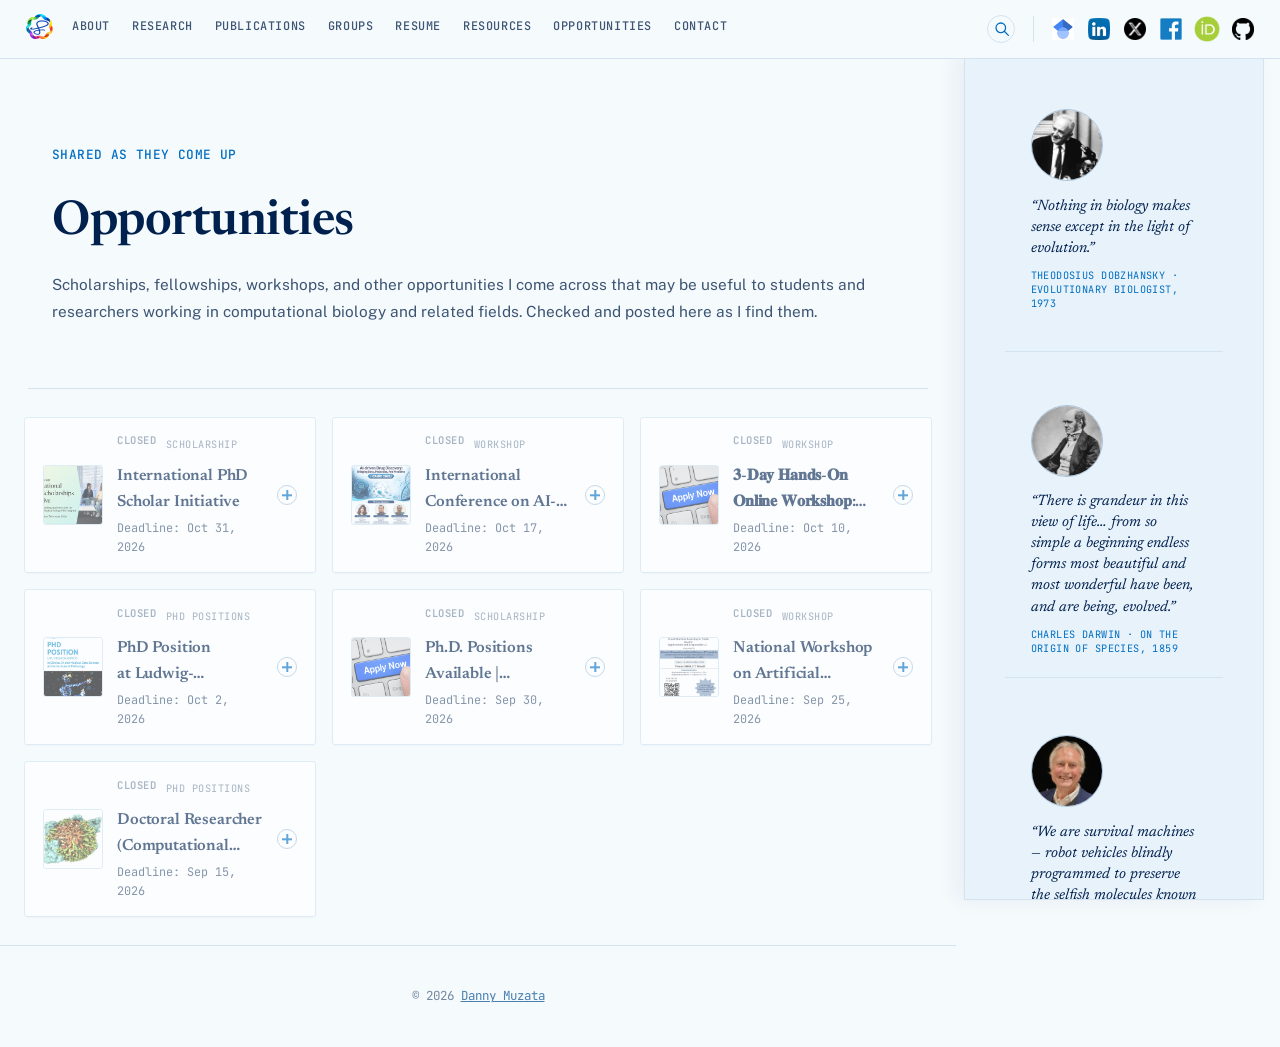
<file: opportunities.html>
<!DOCTYPE html>
<html lang="en">
<head>
<meta charset="UTF-8">
<meta name="viewport" content="width=device-width, initial-scale=1.0">

<title>Opportunities | Danny Muzata</title>
<meta name="description" content="Scholarships, fellowships, workshops, and other opportunities Danny Muzata shares for students and researchers in computational biology.">
<meta name="robots" content="index, follow, max-image-preview:large">
<meta name="author" content="Danny Muzata">

<link rel="canonical" href="https://danmuzata.github.io/opportunities.html">
<link rel="author" href="https://danmuzata.github.io/">

<meta property="og:type" content="website">
<meta property="og:title" content="Opportunities | Danny Muzata">
<meta property="og:description" content="Scholarships, fellowships, workshops, and other opportunities for students and researchers in computational biology.">
<meta property="og:url" content="https://danmuzata.github.io/opportunities.html">
<meta property="og:site_name" content="Danny Muzata">
<meta property="og:image" content="https://danmuzata.github.io/assets/images/headshot-share.jpg">
<meta property="og:image:type" content="image/jpeg">

<meta name="twitter:card" content="summary_large_image">
<meta name="twitter:title" content="Opportunities | Danny Muzata">
<meta name="twitter:description" content="Scholarships, fellowships, workshops, and other opportunities for students and researchers in computational biology.">
<meta name="twitter:image" content="https://danmuzata.github.io/assets/images/headshot-share.jpg">

<script type="application/ld+json">
{
  "@context": "https://schema.org",
  "@graph": [
    {
      "@type": "Person",
      "@id": "https://danmuzata.github.io/#person",
      "name": "Danny Muzata",
      "url": "https://danmuzata.github.io/",
      "image": "https://danmuzata.github.io/assets/images/headshot-share.jpg",
      "jobTitle": "Biomedical Data Scientist",
      "affiliation": [{ "@type": "CollegeOrUniversity", "name": "BITS Pilani, Hyderabad Campus" }],
      "sameAs": [
        "https://scholar.google.com/citations?user=PciYrvsAAAAJ&hl=en",
        "https://github.com/danmuzata",
        "https://www.linkedin.com/in/danny-muzata",
        "https://orcid.org/0000-0003-0023-9233",
        "https://x.com/DMMuzata",
        "https://www.facebook.com/danny.muzata",
        "https://onehealthtrust.org/profile/phd-students/danny-muzata/",
        "https://www.bits-pilani.ac.in/research_scholars/danny-muzata/"
      ]
    },
    {
      "@type": "CollectionPage",
      "@id": "https://danmuzata.github.io/opportunities.html#webpage",
      "url": "https://danmuzata.github.io/opportunities.html",
      "name": "Opportunities | Danny Muzata",
      "description": "Scholarships, fellowships, workshops, and other opportunities for students and researchers in computational biology.",
      "author": { "@id": "https://danmuzata.github.io/#person" },
      "isPartOf": { "@type": "WebSite", "@id": "https://danmuzata.github.io/#website", "url": "https://danmuzata.github.io/", "name": "Danny Muzata" }
    },
    {
      "@type": "BreadcrumbList",
      "@id": "https://danmuzata.github.io/opportunities.html#breadcrumb",
      "itemListElement": [
        { "@type": "ListItem", "position": 1, "name": "Danny Muzata", "item": "https://danmuzata.github.io/" },
        { "@type": "ListItem", "position": 2, "name": "Opportunities", "item": "https://danmuzata.github.io/opportunities.html" }
      ]
    }
  ]
}
</script>

<link rel="icon" type="image/png" sizes="32x32" href="assets/images/favicon-32.png">
<link rel="icon" type="image/png" sizes="16x16" href="assets/images/favicon-16.png">
<link rel="apple-touch-icon" sizes="180x180" href="assets/images/apple-touch-icon.png">

<link href="https://fonts.googleapis.com/css2?family=Newsreader:ital,opsz,wght@0,6..72,400;0,6..72,500;0,6..72,600;0,6..72,700;1,6..72,400;1,6..72,500&family=Public+Sans:wght@400;500;600;700&family=JetBrains+Mono:wght@400;500;600&display=swap" rel="stylesheet">
<link rel="stylesheet" href="assets/css/style.css">
</head>

<body>

<nav aria-label="Primary navigation">
  <a href="index.html#top" class="nav-brand" aria-label="Danny Muzata — home">
    <img src="assets/images/nav-logo.png" alt="Danny Muzata signature logo">
  </a>

  <div class="nav-links">
    <a href="index.html#about">About</a>
    <a href="index.html#research-areas">Research</a>
    <a href="index.html#publications">Publications</a>
    <a href="index.html#research-groups">Groups</a>
    <a href="index.html#resume">Resume</a>
    <a href="resources.html">Resources</a>
    <a href="opportunities.html" aria-current="page">Opportunities</a>
    <a href="index.html#contact">Contact</a>
  </div>

  <div class="nav-search">
    <button id="searchToggle" type="button" aria-label="Search this site" title="Search">
      <svg viewBox="0 0 20 20" width="16" height="16" aria-hidden="true"><circle cx="8.5" cy="8.5" r="6" fill="none" stroke="currentColor" stroke-width="1.6"/><line x1="13.2" y1="13.2" x2="18" y2="18" stroke="currentColor" stroke-width="1.6" stroke-linecap="round"/></svg>
    </button>
    <form id="searchForm" class="search-form" role="search" hidden>
      <input id="searchInput" type="search" placeholder="Search this page&hellip;" aria-label="Search this page">
      <div id="searchStatus" class="search-status" hidden></div>
    </form>
  </div>

  <div class="nav-social" aria-label="Catch me on">
    <a href="https://scholar.google.com/citations?user=PciYrvsAAAAJ&amp;hl=en" target="_blank" rel="noopener noreferrer" aria-label="Google Scholar" title="Catch me on Google Scholar"><img src="assets/images/google-scholar.png" alt=""></a>
    <a href="https://www.linkedin.com/in/danny-muzata" target="_blank" rel="noopener noreferrer" aria-label="LinkedIn" title="Catch me on LinkedIn"><img src="assets/images/IN.png" alt=""></a>
    <a href="https://x.com/DMMuzata" target="_blank" rel="noopener noreferrer" aria-label="X (Twitter)" title="Catch me on X"><img src="assets/images/X.png" alt=""></a>
    <a href="https://www.facebook.com/danny.muzata" target="_blank" rel="noopener noreferrer" aria-label="Facebook" title="Catch me on Facebook"><img src="assets/images/facebook.png" alt=""></a>
    <a href="https://orcid.org/0000-0003-0023-9233" target="_blank" rel="noopener noreferrer" aria-label="ORCID" title="Catch me on ORCID"><img src="assets/images/id-cropped.png" alt="" class="icon-orcid"></a>
    <a href="https://github.com/danmuzata" target="_blank" rel="noopener noreferrer" aria-label="GitHub" title="Catch me on GitHub"><img src="assets/images/github-icon.png" alt=""></a>
  </div>

  <button id="mobileMenuToggle" class="mobile-menu-toggle" type="button" aria-label="Open menu" aria-expanded="false">
    <span></span><span></span><span></span>
  </button>
</nav>

<aside class="quotes-rail" aria-label="Quotes from scientists">
  <div class="quotes-rail-track">

      <figure class="quote-card">
        <img class="quote-photo" src="assets/images/scientists/dobzhansky-sq.jpg" alt="Theodosius Dobzhansky" loading="lazy">
        <blockquote>&ldquo;Nothing in biology makes sense except in the light of evolution.&rdquo;</blockquote>
        <cite>Theodosius Dobzhansky &middot; Evolutionary Biologist, 1973</cite>
      </figure>

      <figure class="quote-card">
        <img class="quote-photo" src="assets/images/scientists/darwin-sq.jpg" alt="Charles Darwin" loading="lazy">
        <blockquote>&ldquo;There is grandeur in this view of life&hellip; from so simple a beginning endless forms most beautiful and most wonderful have been, and are being, evolved.&rdquo;</blockquote>
        <cite>Charles Darwin &middot; On the Origin of Species, 1859</cite>
      </figure>

      <figure class="quote-card">
        <img class="quote-photo" src="assets/images/scientists/dawkins-sq.jpg" alt="Richard Dawkins" loading="lazy">
        <blockquote>&ldquo;We are survival machines &mdash; robot vehicles blindly programmed to preserve the selfish molecules known as genes.&rdquo;</blockquote>
        <cite>Richard Dawkins &middot; The Selfish Gene, 1976</cite>
      </figure>

      <figure class="quote-card">
        <img class="quote-photo" src="assets/images/scientists/mcclintock-sq.jpg" alt="Barbara McClintock" loading="lazy">
        <blockquote>&ldquo;If you know you are on the right track, if you have this inner knowledge, then nobody can turn you off &mdash; no matter what they say.&rdquo;</blockquote>
        <cite>Barbara McClintock &middot; Nobel Laureate, Physiology or Medicine 1983</cite>
      </figure>

      <figure class="quote-card">
        <img class="quote-photo" src="assets/images/scientists/baker-sq.jpg" alt="David Baker" loading="lazy">
        <blockquote>&ldquo;The reality is that we can now design proteins on a computer.&rdquo;</blockquote>
        <cite>David Baker &middot; Nobel Laureate in Chemistry, 2024</cite>
      </figure>

      <figure class="quote-card">
        <img class="quote-photo" src="assets/images/scientists/tyson-sq.jpg" alt="Neil deGrasse Tyson" loading="lazy">
        <blockquote>&ldquo;The good thing about science is that it&rsquo;s true whether or not you believe in it.&rdquo;</blockquote>
        <cite>Neil deGrasse Tyson &middot; Astrophysicist</cite>
      </figure>

      <figure class="quote-card">
        <img class="quote-photo" src="assets/images/scientists/sagan-sq.jpg" alt="Carl Sagan" loading="lazy">
        <blockquote>&ldquo;We are made of star stuff.&rdquo;</blockquote>
        <cite>Carl Sagan &middot; Cosmos, 1980</cite>
      </figure>

      <figure class="quote-card">
        <img class="quote-photo" src="assets/images/scientists/doudna-sq.jpg" alt="Jennifer Doudna" loading="lazy">
        <blockquote>&ldquo;The power to control our species&rsquo; genetic future is awesome and terrifying.&rdquo;</blockquote>
        <cite>Jennifer Doudna &middot; Nobel Laureate in Chemistry, 2020 (CRISPR-Cas9)</cite>
      </figure>

      <figure class="quote-card">
        <img class="quote-photo" src="assets/images/scientists/newton-sq.jpg" alt="Isaac Newton" loading="lazy">
        <blockquote>&ldquo;If I have seen further, it is by standing on the shoulders of giants.&rdquo;</blockquote>
        <cite>Isaac Newton &middot; Physicist &amp; Mathematician, Principia Mathematica 1687</cite>
      </figure>

      <figure class="quote-card">
        <img class="quote-photo" src="assets/images/scientists/einstein-sq.jpg" alt="Albert Einstein" loading="lazy">
        <blockquote>&ldquo;Imagination is more important than knowledge.&rdquo;</blockquote>
        <cite>Albert Einstein &middot; Nobel Laureate in Physics, 1921</cite>
      </figure>

      <figure class="quote-card">
        <img class="quote-photo" src="assets/images/scientists/hau-sq.jpg" alt="Lene Vestergaard Hau" loading="lazy">
        <blockquote>&ldquo;Sitting there late at night in the lab, and knowing light is going at bicycle speed, and that nobody in the history of mankind has ever been here before &mdash; that is mind-boggling.&rdquo;</blockquote>
        <cite>Lene Vestergaard Hau &middot; Physicist, Harvard University</cite>
      </figure>

      <figure class="quote-card">
        <img class="quote-photo" src="assets/images/scientists/hawking-sq.jpg" alt="Stephen Hawking" loading="lazy">
        <blockquote>&ldquo;What is it that breathes fire into the equations and makes a universe for them to describe?&rdquo;</blockquote>
        <cite>Stephen Hawking &middot; A Brief History of Time, 1988</cite>
      </figure>

      <figure class="quote-card">
        <img class="quote-photo" src="assets/images/scientists/baltimore-sq.jpg" alt="David Baltimore" loading="lazy">
        <blockquote>&ldquo;A virologist is among the luckiest of biologists because he can see into his chosen pet down to the details of all of its molecules.&rdquo;</blockquote>
        <cite>David Baltimore &middot; Nobel Laureate, Physiology or Medicine 1975</cite>
      </figure>

      <figure class="quote-card">
        <img class="quote-photo" src="assets/images/scientists/bard-sq.jpg" alt="Allen J. Bard" loading="lazy">
        <blockquote>&ldquo;We each put in a little brick here and there&hellip; if everybody works hard at it, you build a big structure of science.&rdquo;</blockquote>
        <cite>Allen J. Bard &middot; Father of Modern Electrochemistry</cite>
      </figure>

      <figure class="quote-card">
        <img class="quote-photo" src="assets/images/scientists/kao-sq.jpg" alt="Charles K. Kao" loading="lazy">
        <blockquote>&ldquo;Search and search again as a way to discover new facts.&rdquo;</blockquote>
        <cite>Charles K. Kao &middot; Nobel Laureate in Physics, 2009</cite>
      </figure>

      <figure class="quote-card">
        <img class="quote-photo" src="assets/images/scientists/brenner-sq.jpg" alt="Sydney Brenner" loading="lazy">
        <blockquote>&ldquo;Mathematics is the art of the perfect. Physics is the art of the optimal. Biology is the art of the satisfactory.&rdquo;</blockquote>
        <cite>Sydney Brenner &middot; Nobel Laureate, Physiology or Medicine 2002</cite>
      </figure>

      <figure class="quote-card" aria-hidden="true">
        <img class="quote-photo" src="assets/images/scientists/dobzhansky-sq.jpg" alt="" loading="lazy">
        <blockquote>&ldquo;Nothing in biology makes sense except in the light of evolution.&rdquo;</blockquote>
        <cite>Theodosius Dobzhansky &middot; Evolutionary Biologist, 1973</cite>
      </figure>

      <figure class="quote-card" aria-hidden="true">
        <img class="quote-photo" src="assets/images/scientists/darwin-sq.jpg" alt="" loading="lazy">
        <blockquote>&ldquo;There is grandeur in this view of life&hellip; from so simple a beginning endless forms most beautiful and most wonderful have been, and are being, evolved.&rdquo;</blockquote>
        <cite>Charles Darwin &middot; On the Origin of Species, 1859</cite>
      </figure>

      <figure class="quote-card" aria-hidden="true">
        <img class="quote-photo" src="assets/images/scientists/dawkins-sq.jpg" alt="" loading="lazy">
        <blockquote>&ldquo;We are survival machines &mdash; robot vehicles blindly programmed to preserve the selfish molecules known as genes.&rdquo;</blockquote>
        <cite>Richard Dawkins &middot; The Selfish Gene, 1976</cite>
      </figure>

      <figure class="quote-card" aria-hidden="true">
        <img class="quote-photo" src="assets/images/scientists/mcclintock-sq.jpg" alt="" loading="lazy">
        <blockquote>&ldquo;If you know you are on the right track, if you have this inner knowledge, then nobody can turn you off &mdash; no matter what they say.&rdquo;</blockquote>
        <cite>Barbara McClintock &middot; Nobel Laureate, Physiology or Medicine 1983</cite>
      </figure>

      <figure class="quote-card" aria-hidden="true">
        <img class="quote-photo" src="assets/images/scientists/baker-sq.jpg" alt="" loading="lazy">
        <blockquote>&ldquo;The reality is that we can now design proteins on a computer.&rdquo;</blockquote>
        <cite>David Baker &middot; Nobel Laureate in Chemistry, 2024</cite>
      </figure>

      <figure class="quote-card" aria-hidden="true">
        <img class="quote-photo" src="assets/images/scientists/tyson-sq.jpg" alt="" loading="lazy">
        <blockquote>&ldquo;The good thing about science is that it&rsquo;s true whether or not you believe in it.&rdquo;</blockquote>
        <cite>Neil deGrasse Tyson &middot; Astrophysicist</cite>
      </figure>

      <figure class="quote-card" aria-hidden="true">
        <img class="quote-photo" src="assets/images/scientists/sagan-sq.jpg" alt="" loading="lazy">
        <blockquote>&ldquo;We are made of star stuff.&rdquo;</blockquote>
        <cite>Carl Sagan &middot; Cosmos, 1980</cite>
      </figure>

      <figure class="quote-card" aria-hidden="true">
        <img class="quote-photo" src="assets/images/scientists/doudna-sq.jpg" alt="" loading="lazy">
        <blockquote>&ldquo;The power to control our species&rsquo; genetic future is awesome and terrifying.&rdquo;</blockquote>
        <cite>Jennifer Doudna &middot; Nobel Laureate in Chemistry, 2020 (CRISPR-Cas9)</cite>
      </figure>

      <figure class="quote-card" aria-hidden="true">
        <img class="quote-photo" src="assets/images/scientists/newton-sq.jpg" alt="" loading="lazy">
        <blockquote>&ldquo;If I have seen further, it is by standing on the shoulders of giants.&rdquo;</blockquote>
        <cite>Isaac Newton &middot; Physicist &amp; Mathematician, Principia Mathematica 1687</cite>
      </figure>

      <figure class="quote-card" aria-hidden="true">
        <img class="quote-photo" src="assets/images/scientists/einstein-sq.jpg" alt="" loading="lazy">
        <blockquote>&ldquo;Imagination is more important than knowledge.&rdquo;</blockquote>
        <cite>Albert Einstein &middot; Nobel Laureate in Physics, 1921</cite>
      </figure>

      <figure class="quote-card" aria-hidden="true">
        <img class="quote-photo" src="assets/images/scientists/hau-sq.jpg" alt="" loading="lazy">
        <blockquote>&ldquo;Sitting there late at night in the lab, and knowing light is going at bicycle speed, and that nobody in the history of mankind has ever been here before &mdash; that is mind-boggling.&rdquo;</blockquote>
        <cite>Lene Vestergaard Hau &middot; Physicist, Harvard University</cite>
      </figure>

      <figure class="quote-card" aria-hidden="true">
        <img class="quote-photo" src="assets/images/scientists/hawking-sq.jpg" alt="" loading="lazy">
        <blockquote>&ldquo;What is it that breathes fire into the equations and makes a universe for them to describe?&rdquo;</blockquote>
        <cite>Stephen Hawking &middot; A Brief History of Time, 1988</cite>
      </figure>

      <figure class="quote-card" aria-hidden="true">
        <img class="quote-photo" src="assets/images/scientists/baltimore-sq.jpg" alt="" loading="lazy">
        <blockquote>&ldquo;A virologist is among the luckiest of biologists because he can see into his chosen pet down to the details of all of its molecules.&rdquo;</blockquote>
        <cite>David Baltimore &middot; Nobel Laureate, Physiology or Medicine 1975</cite>
      </figure>

      <figure class="quote-card" aria-hidden="true">
        <img class="quote-photo" src="assets/images/scientists/bard-sq.jpg" alt="" loading="lazy">
        <blockquote>&ldquo;We each put in a little brick here and there&hellip; if everybody works hard at it, you build a big structure of science.&rdquo;</blockquote>
        <cite>Allen J. Bard &middot; Father of Modern Electrochemistry</cite>
      </figure>

      <figure class="quote-card" aria-hidden="true">
        <img class="quote-photo" src="assets/images/scientists/kao-sq.jpg" alt="" loading="lazy">
        <blockquote>&ldquo;Search and search again as a way to discover new facts.&rdquo;</blockquote>
        <cite>Charles K. Kao &middot; Nobel Laureate in Physics, 2009</cite>
      </figure>

      <figure class="quote-card" aria-hidden="true">
        <img class="quote-photo" src="assets/images/scientists/brenner-sq.jpg" alt="" loading="lazy">
        <blockquote>&ldquo;Mathematics is the art of the perfect. Physics is the art of the optimal. Biology is the art of the satisfactory.&rdquo;</blockquote>
        <cite>Sydney Brenner &middot; Nobel Laureate, Physiology or Medicine 2002</cite>
      </figure>

  

    

  </div>
</aside>


<main>
<div class="project-hero">

  <p class="project-subtitle">Shared as they come up</p>

  <h1>Opportunities</h1>

  <p class="project-authors">
    Scholarships, fellowships, workshops, and other opportunities I come across that
    may be useful to students and researchers working in computational biology and
    related fields. Checked and posted here as I find them.
  </p>

</div>


<section>

  <div id="opportunitiesEmpty" class="card" hidden>
    <h2>Nothing listed yet</h2>
    <p>
      Check back soon — this page will be updated as opportunities become available.
    </p>
  </div>

  <div id="opportunitiesList" class="opportunities-grid"></div>

</section>
</main>

<footer>
  © 2026 <a href="index.html" rel="author">Danny Muzata</a>
</footer>

<script>
(function () {
  var listEl = document.getElementById("opportunitiesList");
  var emptyEl = document.getElementById("opportunitiesEmpty");

  function statusFor(deadlineStr) {
    if (!deadlineStr) return { label: "Ongoing", cls: "status-open" };
    var today = new Date();
    today.setHours(0, 0, 0, 0);
    var deadline = new Date(deadlineStr);
    var diffDays = Math.round((deadline - today) / 86400000);
    if (diffDays < 0) return { label: "Closed", cls: "status-closed" };
    if (diffDays <= 14) return { label: "Closing Soon", cls: "status-closing" };
    return { label: "Open", cls: "status-open" };
  }

  function formatDate(deadlineStr) {
    if (!deadlineStr) return "";
    var d = new Date(deadlineStr);
    return d.toLocaleDateString("en-US", { year: "numeric", month: "short", day: "numeric" });
  }

  function escapeHtml(s) {
    var div = document.createElement("div");
    div.textContent = s == null ? "" : s;
    return div.innerHTML;
  }

  function slugify(title) {
    return (title || "")
      .toLowerCase()
      .replace(/[^a-z0-9]+/g, "-")
      .replace(/^-+|-+$/g, "")
      .slice(0, 60) || "opportunity";
  }

  function uniqueSlugs(items) {
    var seen = {};
    return items.map(function (item) {
      var base = "opp-" + slugify(item.title);
      var slug = base;
      var n = 2;
      while (seen[slug]) {
        slug = base + "-" + n;
        n++;
      }
      seen[slug] = true;
      return slug;
    });
  }

  function render(items) {
    if (!items || items.length === 0) {
      emptyEl.hidden = false;
      return;
    }

    var withStatus = items.map(function (item) {
      return { item: item, status: statusFor(item.deadline) };
    });

    withStatus.sort(function (a, b) {
      var rankA = a.status.cls === "status-closed" ? 1 : 0;
      var rankB = b.status.cls === "status-closed" ? 1 : 0;
      if (rankA !== rankB) return rankA - rankB;
      var da = a.item.deadline ? new Date(a.item.deadline) : new Date("9999-12-31");
      var db = b.item.deadline ? new Date(b.item.deadline) : new Date("9999-12-31");
      return rankA === 1 ? db - da : da - db;
    });

    var slugs = uniqueSlugs(withStatus.map(function (e) { return e.item; }));

    var html = withStatus.map(function (entry, i) {
      var item = entry.item;
      var status = entry.status;
      var deadlineText = formatDate(item.deadline);
      var id = slugs[i];
      var imageHtml = item.image
        ? '<span class="opportunity-image"><img src="' + escapeHtml(item.image) + '" alt="" loading="lazy"></span>'
        : "";
      var linkHtml = item.link
        ? '<a class="opportunity-link" href="' + escapeHtml(item.link) + '" target="_blank" rel="noopener noreferrer">More info &rarr;</a>'
        : "";
      return (
        '<article class="card opportunity-card" id="' + id + '">' +
        '<button type="button" class="opportunity-summary" aria-expanded="false">' +
        imageHtml +
        '<span class="opportunity-summary-text">' +
        '<span class="opportunity-meta">' +
        '<span class="work-status ' + status.cls + '">' + escapeHtml(status.label) + '</span>' +
        (item.type ? '<span class="opportunity-type">' + escapeHtml(item.type) + '</span>' : '') +
        '</span>' +
        '<h2>' + escapeHtml(item.title) + '</h2>' +
        (deadlineText ? '<span class="opportunity-deadline">Deadline: ' + deadlineText + '</span>' : '') +
        '</span>' +
        '<span class="opportunity-toggle" aria-hidden="true"></span>' +
        '</button>' +
        '<div class="opportunity-details" hidden>' +
        '<p>' + escapeHtml(item.description) + '</p>' +
        '<div class="opportunity-actions">' +
        linkHtml +
        '<button type="button" class="opportunity-share" data-id="' + id + '" data-title="' + escapeHtml(item.title) + '">Share</button>' +
        '</div>' +
        '</div>' +
        '</article>'
      );
    }).join("");

    listEl.innerHTML = html;
    wireCards();
    openFromHash();
  }

  function setExpanded(article, expanded) {
    var btn = article.querySelector(".opportunity-summary");
    var details = article.querySelector(".opportunity-details");
    btn.setAttribute("aria-expanded", expanded ? "true" : "false");
    details.hidden = !expanded;
    article.classList.toggle("is-expanded", expanded);
  }

  function wireCards() {
    listEl.querySelectorAll(".opportunity-card").forEach(function (article) {
      var btn = article.querySelector(".opportunity-summary");
      btn.addEventListener("click", function () {
        setExpanded(article, btn.getAttribute("aria-expanded") !== "true");
      });

      var shareBtn = article.querySelector(".opportunity-share");
      shareBtn.addEventListener("click", function (e) {
        e.stopPropagation();
        var url = window.location.origin + window.location.pathname + "#" + shareBtn.dataset.id;
        var title = shareBtn.dataset.title;
        if (navigator.share) {
          navigator.share({ title: title, url: url }).catch(function () {});
          return;
        }
        var reset = function () { shareBtn.textContent = "Share"; };
        if (navigator.clipboard && navigator.clipboard.writeText) {
          navigator.clipboard.writeText(url).then(function () {
            shareBtn.textContent = "Link copied!";
            setTimeout(reset, 1800);
          }).catch(function () {
            window.prompt("Copy this link:", url);
          });
        } else {
          window.prompt("Copy this link:", url);
        }
      });
    });
  }

  function openFromHash() {
    var hash = window.location.hash.replace("#", "");
    if (!hash) return;
    var target = document.getElementById(hash);
    if (!target || !target.classList.contains("opportunity-card")) return;
    setExpanded(target, true);
    target.scrollIntoView({ behavior: "smooth", block: "center" });
  }

  fetch("data/opportunities.json")
    .then(function (res) { return res.json(); })
    .then(function (data) { render(data.items); })
    .catch(function () { emptyEl.hidden = false; });

  window.addEventListener("hashchange", openFromHash);
})();
</script>


<script>
(function () {
  var LOCAL_SELECTOR = "main h1, main h2, main h3, main p, main li";
  var INDEX_PATH = "data/search-index.json";

  function normalize(s) {
    return (s || "")
      .toLowerCase()
      .replace(/ph\.?\s*d\.?/g, "phd")
      .replace(/post[\s-]?doc(toral)?/g, "postdoc")
      .replace(/[^a-z0-9\s]/g, " ")
      .replace(/\s+/g, " ")
      .trim();
  }

  function queryTerms(rawQuery) {
    return normalize(rawQuery).split(" ").filter(Boolean).map(function (w) {
      return (w.length > 4 && w.charAt(w.length - 1) === "s") ? w.slice(0, -1) : w;
    });
  }

  function textHasAllTerms(text, terms) {
    if (!terms.length) return false;
    var normalized = normalize(text);
    return terms.every(function (t) { return normalized.indexOf(t) !== -1; });
  }

  function clearHighlights() {
    document.querySelectorAll(".search-hit").forEach(function (el) { el.classList.remove("search-hit"); });
  }

  function tryLocalHighlight(terms) {
    var candidates = document.querySelectorAll(LOCAL_SELECTOR);
    for (var i = 0; i < candidates.length; i++) {
      var el = candidates[i];
      if (textHasAllTerms(el.textContent, terms)) {
        el.classList.add("search-hit");
        el.scrollIntoView({ behavior: "smooth", block: "center" });
        return true;
      }
    }
    return false;
  }

  function onLoadQuery() {
    var params = new URLSearchParams(window.location.search);
    var q = params.get("q");
    if (!q) return;
    setTimeout(function () {
      tryLocalHighlight(queryTerms(q));
      history.replaceState(null, "", window.location.pathname + window.location.hash);
    }, 60);
  }

  if (document.readyState === "loading") {
    document.addEventListener("DOMContentLoaded", onLoadQuery);
  } else {
    onLoadQuery();
  }

  window.__runSiteSearch = function (rawQuery, opts) {
    var terms = queryTerms(rawQuery);
    clearHighlights();
    var statusEl = opts && opts.statusEl;
    if (statusEl) statusEl.hidden = true;
    if (!terms.length) return;

    if (tryLocalHighlight(terms)) {
      if (opts && opts.onFound) opts.onFound();
      return;
    }

    fetch(INDEX_PATH)
      .then(function (r) { return r.json(); })
      .then(function (pages) {
        var here = window.location.pathname;
        var match = pages.find(function (p) {
          if (!p.text || !textHasAllTerms(p.text, terms)) return false;
          try { return new URL(p.url).pathname !== here; } catch (e) { return true; }
        });
        if (match) {
          var dest = new URL(match.url).pathname;
          window.location.href = dest + "?q=" + encodeURIComponent(rawQuery.trim());
          return;
        }
        if (statusEl) {
          statusEl.textContent = "No results found anywhere on the site.";
          statusEl.hidden = false;
        }
        if (opts && opts.onNotFound) opts.onNotFound();
      })
      .catch(function () {
        if (statusEl) {
          statusEl.textContent = "Search index unavailable right now.";
          statusEl.hidden = false;
        }
      });
  };
})();
</script>

<script>
const mobileMenuToggle = document.getElementById("mobileMenuToggle");
const primaryNav = document.querySelector("nav[aria-label=\"Primary navigation\"]");

if (mobileMenuToggle && primaryNav) {
  mobileMenuToggle.addEventListener("click", (e) => {
    e.stopPropagation();
    const open = !primaryNav.classList.contains("nav-open");
    primaryNav.classList.toggle("nav-open", open);
    mobileMenuToggle.setAttribute("aria-expanded", open ? "true" : "false");
  });

  primaryNav.querySelectorAll(".nav-links a").forEach((link) => {
    link.addEventListener("click", () => {
      primaryNav.classList.remove("nav-open");
      mobileMenuToggle.setAttribute("aria-expanded", "false");
    });
  });

  document.addEventListener("click", (e) => {
    if (primaryNav.classList.contains("nav-open") && !primaryNav.contains(e.target)) {
      primaryNav.classList.remove("nav-open");
      mobileMenuToggle.setAttribute("aria-expanded", "false");
    }
  });
}

const searchToggle = document.getElementById("searchToggle");
const searchForm = document.getElementById("searchForm");
const searchInput = document.getElementById("searchInput");
const searchStatus = document.getElementById("searchStatus");

searchToggle.addEventListener("click", (e) => {
  e.stopPropagation();
  searchForm.hidden = !searchForm.hidden;
  if (!searchForm.hidden) searchInput.focus();
});

document.addEventListener("click", (e) => {
  if (!searchForm.hidden && !searchForm.contains(e.target)) {
    searchForm.hidden = true;
  }
});

searchForm.addEventListener("click", (e) => e.stopPropagation());

searchForm.addEventListener("submit", (e) => {
  e.preventDefault();
  window.__runSiteSearch(searchInput.value, {
    statusEl: searchStatus,
    onFound: () => {
      searchInput.blur();
      setTimeout(() => { searchForm.hidden = true; }, 200);
    }
  });
});
</script>



</body>
</html>
</file>
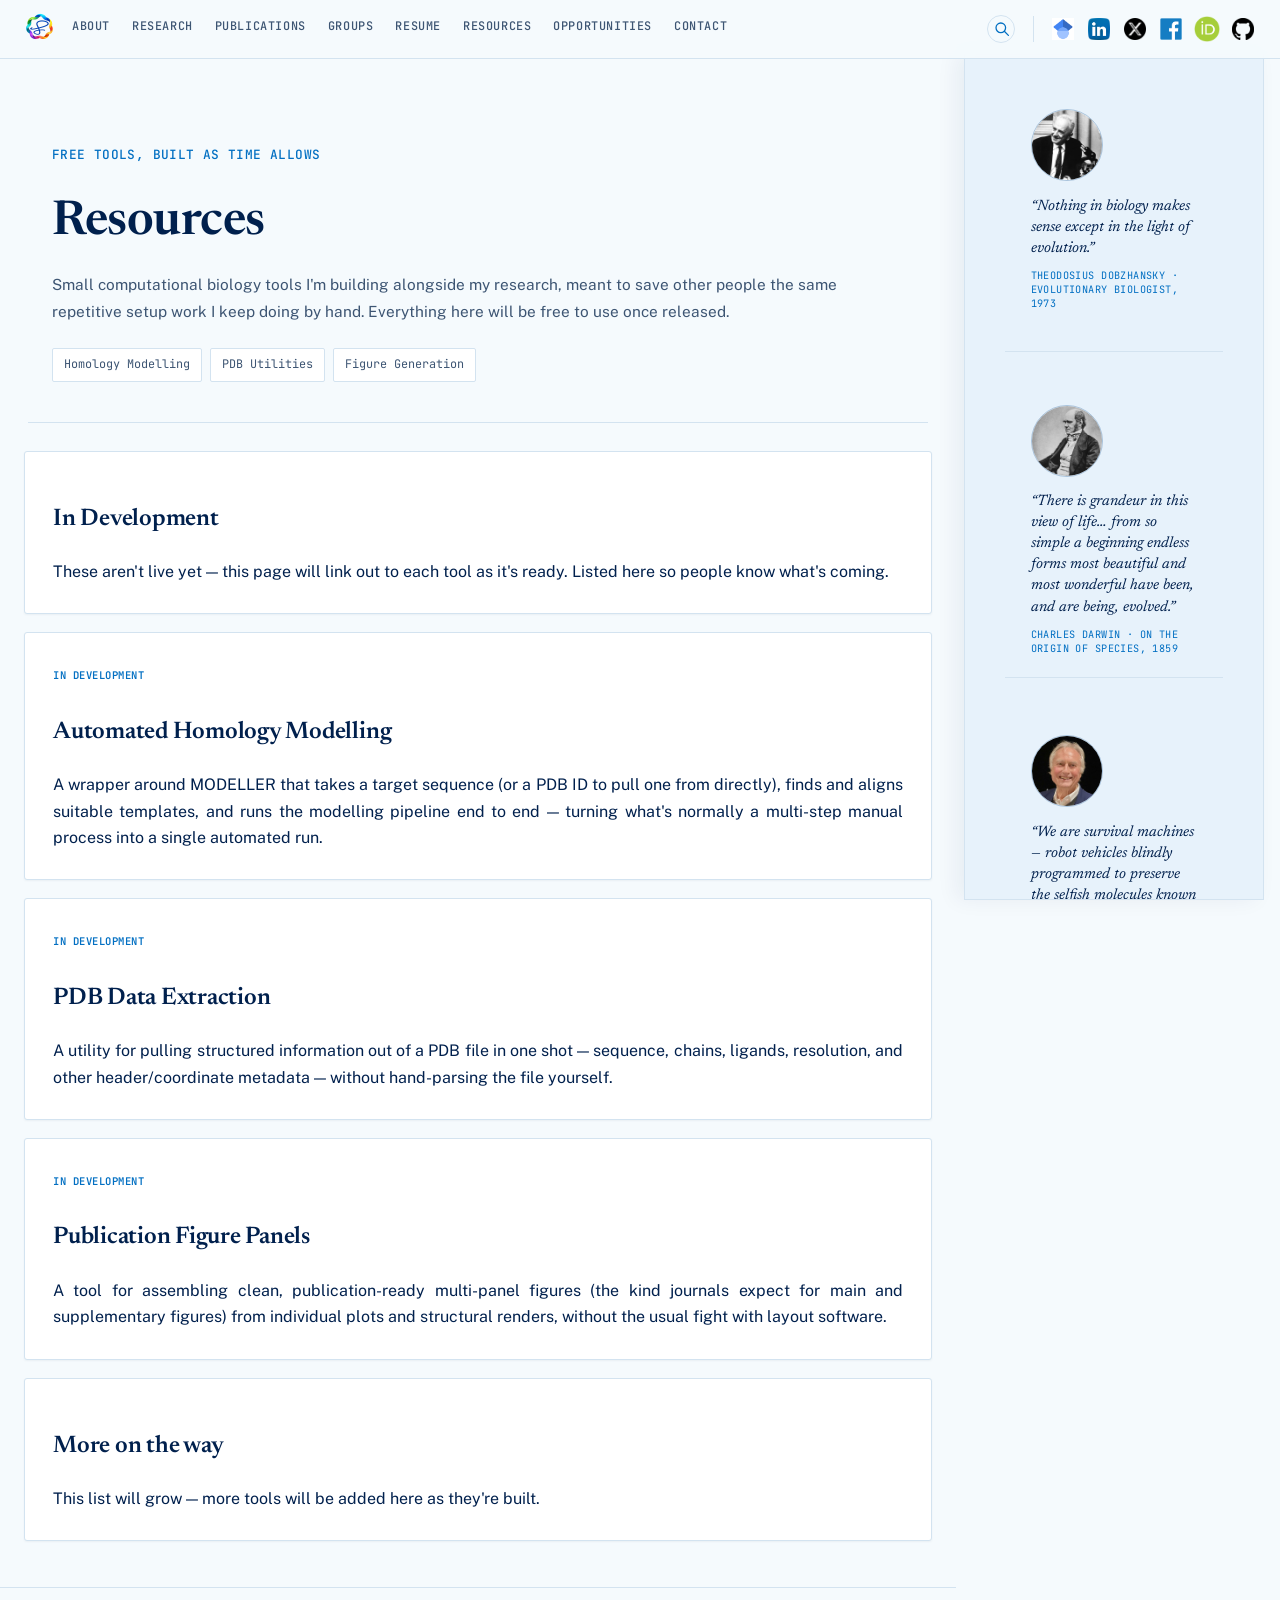
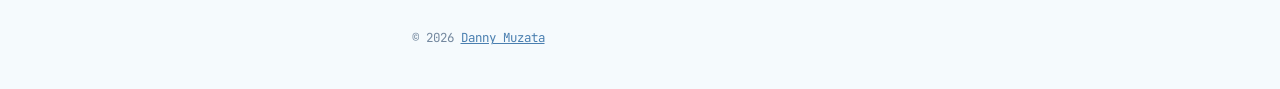
<file: resources.html>
<!DOCTYPE html>
<html lang="en">
<head>
<meta charset="UTF-8">
<meta name="viewport" content="width=device-width, initial-scale=1.0">

<title>Resources | Danny Muzata</title>
<meta name="description" content="Free computational biology tools Danny Muzata is building — automated homology modelling, PDB data extraction, and publication figure-panel generation.">
<meta name="robots" content="index, follow, max-image-preview:large">
<meta name="author" content="Danny Muzata">

<link rel="canonical" href="https://danmuzata.github.io/resources.html">
<link rel="author" href="https://danmuzata.github.io/">

<meta property="og:type" content="website">
<meta property="og:title" content="Resources | Danny Muzata">
<meta property="og:description" content="Free computational biology tools Danny Muzata is building for the research community.">
<meta property="og:url" content="https://danmuzata.github.io/resources.html">
<meta property="og:site_name" content="Danny Muzata">
<meta property="og:image" content="https://danmuzata.github.io/assets/images/headshot-share.jpg">
<meta property="og:image:type" content="image/jpeg">

<meta name="twitter:card" content="summary_large_image">
<meta name="twitter:title" content="Resources | Danny Muzata">
<meta name="twitter:description" content="Free computational biology tools Danny Muzata is building for the research community.">
<meta name="twitter:image" content="https://danmuzata.github.io/assets/images/headshot-share.jpg">

<script type="application/ld+json">
{
  "@context": "https://schema.org",
  "@graph": [
    {
      "@type": "Person",
      "@id": "https://danmuzata.github.io/#person",
      "name": "Danny Muzata",
      "url": "https://danmuzata.github.io/",
      "image": "https://danmuzata.github.io/assets/images/headshot-share.jpg",
      "jobTitle": "Biomedical Data Scientist",
      "affiliation": [{ "@type": "CollegeOrUniversity", "name": "BITS Pilani, Hyderabad Campus" }],
      "sameAs": [
        "https://scholar.google.com/citations?user=PciYrvsAAAAJ&hl=en",
        "https://github.com/danmuzata",
        "https://www.linkedin.com/in/danny-muzata",
        "https://orcid.org/0000-0003-0023-9233",
        "https://x.com/DMMuzata",
        "https://www.facebook.com/danny.muzata",
        "https://onehealthtrust.org/profile/phd-students/danny-muzata/",
        "https://www.bits-pilani.ac.in/research_scholars/danny-muzata/"
      ]
    },
    {
      "@type": "CollectionPage",
      "@id": "https://danmuzata.github.io/resources.html#webpage",
      "url": "https://danmuzata.github.io/resources.html",
      "name": "Resources | Danny Muzata",
      "description": "Free computational biology tools Danny Muzata is building for the research community.",
      "author": { "@id": "https://danmuzata.github.io/#person" },
      "isPartOf": { "@type": "WebSite", "@id": "https://danmuzata.github.io/#website", "url": "https://danmuzata.github.io/", "name": "Danny Muzata" }
    },
    {
      "@type": "BreadcrumbList",
      "@id": "https://danmuzata.github.io/resources.html#breadcrumb",
      "itemListElement": [
        { "@type": "ListItem", "position": 1, "name": "Danny Muzata", "item": "https://danmuzata.github.io/" },
        { "@type": "ListItem", "position": 2, "name": "Resources", "item": "https://danmuzata.github.io/resources.html" }
      ]
    }
  ]
}
</script>

<link rel="icon" type="image/png" sizes="32x32" href="assets/images/favicon-32.png">
<link rel="icon" type="image/png" sizes="16x16" href="assets/images/favicon-16.png">
<link rel="apple-touch-icon" sizes="180x180" href="assets/images/apple-touch-icon.png">

<link href="https://fonts.googleapis.com/css2?family=Newsreader:ital,opsz,wght@0,6..72,400;0,6..72,500;0,6..72,600;0,6..72,700;1,6..72,400;1,6..72,500&family=Public+Sans:wght@400;500;600;700&family=JetBrains+Mono:wght@400;500;600&display=swap" rel="stylesheet">
<link rel="stylesheet" href="assets/css/style.css">
</head>

<body>

<nav aria-label="Primary navigation">
  <a href="index.html#top" class="nav-brand" aria-label="Danny Muzata — home">
    <img src="assets/images/nav-logo.png" alt="Danny Muzata signature logo">
  </a>

  <div class="nav-links">
    <a href="index.html#about">About</a>
    <a href="index.html#research-areas">Research</a>
    <a href="index.html#publications">Publications</a>
    <a href="index.html#research-groups">Groups</a>
    <a href="index.html#resume">Resume</a>
    <a href="resources.html" aria-current="page">Resources</a>
    <a href="opportunities.html">Opportunities</a>
    <a href="index.html#contact">Contact</a>
  </div>

  <div class="nav-search">
    <button id="searchToggle" type="button" aria-label="Search this site" title="Search">
      <svg viewBox="0 0 20 20" width="16" height="16" aria-hidden="true"><circle cx="8.5" cy="8.5" r="6" fill="none" stroke="currentColor" stroke-width="1.6"/><line x1="13.2" y1="13.2" x2="18" y2="18" stroke="currentColor" stroke-width="1.6" stroke-linecap="round"/></svg>
    </button>
    <form id="searchForm" class="search-form" role="search" hidden>
      <input id="searchInput" type="search" placeholder="Search this page&hellip;" aria-label="Search this page">
      <div id="searchStatus" class="search-status" hidden></div>
    </form>
  </div>

  <div class="nav-social" aria-label="Catch me on">
    <a href="https://scholar.google.com/citations?user=PciYrvsAAAAJ&amp;hl=en" target="_blank" rel="noopener noreferrer" aria-label="Google Scholar" title="Catch me on Google Scholar"><img src="assets/images/google-scholar.png" alt=""></a>
    <a href="https://www.linkedin.com/in/danny-muzata" target="_blank" rel="noopener noreferrer" aria-label="LinkedIn" title="Catch me on LinkedIn"><img src="assets/images/IN.png" alt=""></a>
    <a href="https://x.com/DMMuzata" target="_blank" rel="noopener noreferrer" aria-label="X (Twitter)" title="Catch me on X"><img src="assets/images/X.png" alt=""></a>
    <a href="https://www.facebook.com/danny.muzata" target="_blank" rel="noopener noreferrer" aria-label="Facebook" title="Catch me on Facebook"><img src="assets/images/facebook.png" alt=""></a>
    <a href="https://orcid.org/0000-0003-0023-9233" target="_blank" rel="noopener noreferrer" aria-label="ORCID" title="Catch me on ORCID"><img src="assets/images/id-cropped.png" alt="" class="icon-orcid"></a>
    <a href="https://github.com/danmuzata" target="_blank" rel="noopener noreferrer" aria-label="GitHub" title="Catch me on GitHub"><img src="assets/images/github-icon.png" alt=""></a>
  </div>

  <button id="mobileMenuToggle" class="mobile-menu-toggle" type="button" aria-label="Open menu" aria-expanded="false">
    <span></span><span></span><span></span>
  </button>
</nav>

<aside class="quotes-rail" aria-label="Quotes from scientists">
  <div class="quotes-rail-track">

      <figure class="quote-card">
        <img class="quote-photo" src="assets/images/scientists/dobzhansky-sq.jpg" alt="Theodosius Dobzhansky" loading="lazy">
        <blockquote>&ldquo;Nothing in biology makes sense except in the light of evolution.&rdquo;</blockquote>
        <cite>Theodosius Dobzhansky &middot; Evolutionary Biologist, 1973</cite>
      </figure>

      <figure class="quote-card">
        <img class="quote-photo" src="assets/images/scientists/darwin-sq.jpg" alt="Charles Darwin" loading="lazy">
        <blockquote>&ldquo;There is grandeur in this view of life&hellip; from so simple a beginning endless forms most beautiful and most wonderful have been, and are being, evolved.&rdquo;</blockquote>
        <cite>Charles Darwin &middot; On the Origin of Species, 1859</cite>
      </figure>

      <figure class="quote-card">
        <img class="quote-photo" src="assets/images/scientists/dawkins-sq.jpg" alt="Richard Dawkins" loading="lazy">
        <blockquote>&ldquo;We are survival machines &mdash; robot vehicles blindly programmed to preserve the selfish molecules known as genes.&rdquo;</blockquote>
        <cite>Richard Dawkins &middot; The Selfish Gene, 1976</cite>
      </figure>

      <figure class="quote-card">
        <img class="quote-photo" src="assets/images/scientists/mcclintock-sq.jpg" alt="Barbara McClintock" loading="lazy">
        <blockquote>&ldquo;If you know you are on the right track, if you have this inner knowledge, then nobody can turn you off &mdash; no matter what they say.&rdquo;</blockquote>
        <cite>Barbara McClintock &middot; Nobel Laureate, Physiology or Medicine 1983</cite>
      </figure>

      <figure class="quote-card">
        <img class="quote-photo" src="assets/images/scientists/baker-sq.jpg" alt="David Baker" loading="lazy">
        <blockquote>&ldquo;The reality is that we can now design proteins on a computer.&rdquo;</blockquote>
        <cite>David Baker &middot; Nobel Laureate in Chemistry, 2024</cite>
      </figure>

      <figure class="quote-card">
        <img class="quote-photo" src="assets/images/scientists/tyson-sq.jpg" alt="Neil deGrasse Tyson" loading="lazy">
        <blockquote>&ldquo;The good thing about science is that it&rsquo;s true whether or not you believe in it.&rdquo;</blockquote>
        <cite>Neil deGrasse Tyson &middot; Astrophysicist</cite>
      </figure>

      <figure class="quote-card">
        <img class="quote-photo" src="assets/images/scientists/sagan-sq.jpg" alt="Carl Sagan" loading="lazy">
        <blockquote>&ldquo;We are made of star stuff.&rdquo;</blockquote>
        <cite>Carl Sagan &middot; Cosmos, 1980</cite>
      </figure>

      <figure class="quote-card">
        <img class="quote-photo" src="assets/images/scientists/doudna-sq.jpg" alt="Jennifer Doudna" loading="lazy">
        <blockquote>&ldquo;The power to control our species&rsquo; genetic future is awesome and terrifying.&rdquo;</blockquote>
        <cite>Jennifer Doudna &middot; Nobel Laureate in Chemistry, 2020 (CRISPR-Cas9)</cite>
      </figure>

      <figure class="quote-card">
        <img class="quote-photo" src="assets/images/scientists/newton-sq.jpg" alt="Isaac Newton" loading="lazy">
        <blockquote>&ldquo;If I have seen further, it is by standing on the shoulders of giants.&rdquo;</blockquote>
        <cite>Isaac Newton &middot; Physicist &amp; Mathematician, Principia Mathematica 1687</cite>
      </figure>

      <figure class="quote-card">
        <img class="quote-photo" src="assets/images/scientists/einstein-sq.jpg" alt="Albert Einstein" loading="lazy">
        <blockquote>&ldquo;Imagination is more important than knowledge.&rdquo;</blockquote>
        <cite>Albert Einstein &middot; Nobel Laureate in Physics, 1921</cite>
      </figure>

      <figure class="quote-card">
        <img class="quote-photo" src="assets/images/scientists/hau-sq.jpg" alt="Lene Vestergaard Hau" loading="lazy">
        <blockquote>&ldquo;Sitting there late at night in the lab, and knowing light is going at bicycle speed, and that nobody in the history of mankind has ever been here before &mdash; that is mind-boggling.&rdquo;</blockquote>
        <cite>Lene Vestergaard Hau &middot; Physicist, Harvard University</cite>
      </figure>

      <figure class="quote-card">
        <img class="quote-photo" src="assets/images/scientists/hawking-sq.jpg" alt="Stephen Hawking" loading="lazy">
        <blockquote>&ldquo;What is it that breathes fire into the equations and makes a universe for them to describe?&rdquo;</blockquote>
        <cite>Stephen Hawking &middot; A Brief History of Time, 1988</cite>
      </figure>

      <figure class="quote-card">
        <img class="quote-photo" src="assets/images/scientists/baltimore-sq.jpg" alt="David Baltimore" loading="lazy">
        <blockquote>&ldquo;A virologist is among the luckiest of biologists because he can see into his chosen pet down to the details of all of its molecules.&rdquo;</blockquote>
        <cite>David Baltimore &middot; Nobel Laureate, Physiology or Medicine 1975</cite>
      </figure>

      <figure class="quote-card">
        <img class="quote-photo" src="assets/images/scientists/bard-sq.jpg" alt="Allen J. Bard" loading="lazy">
        <blockquote>&ldquo;We each put in a little brick here and there&hellip; if everybody works hard at it, you build a big structure of science.&rdquo;</blockquote>
        <cite>Allen J. Bard &middot; Father of Modern Electrochemistry</cite>
      </figure>

      <figure class="quote-card">
        <img class="quote-photo" src="assets/images/scientists/kao-sq.jpg" alt="Charles K. Kao" loading="lazy">
        <blockquote>&ldquo;Search and search again as a way to discover new facts.&rdquo;</blockquote>
        <cite>Charles K. Kao &middot; Nobel Laureate in Physics, 2009</cite>
      </figure>

      <figure class="quote-card">
        <img class="quote-photo" src="assets/images/scientists/brenner-sq.jpg" alt="Sydney Brenner" loading="lazy">
        <blockquote>&ldquo;Mathematics is the art of the perfect. Physics is the art of the optimal. Biology is the art of the satisfactory.&rdquo;</blockquote>
        <cite>Sydney Brenner &middot; Nobel Laureate, Physiology or Medicine 2002</cite>
      </figure>

      <figure class="quote-card" aria-hidden="true">
        <img class="quote-photo" src="assets/images/scientists/dobzhansky-sq.jpg" alt="" loading="lazy">
        <blockquote>&ldquo;Nothing in biology makes sense except in the light of evolution.&rdquo;</blockquote>
        <cite>Theodosius Dobzhansky &middot; Evolutionary Biologist, 1973</cite>
      </figure>

      <figure class="quote-card" aria-hidden="true">
        <img class="quote-photo" src="assets/images/scientists/darwin-sq.jpg" alt="" loading="lazy">
        <blockquote>&ldquo;There is grandeur in this view of life&hellip; from so simple a beginning endless forms most beautiful and most wonderful have been, and are being, evolved.&rdquo;</blockquote>
        <cite>Charles Darwin &middot; On the Origin of Species, 1859</cite>
      </figure>

      <figure class="quote-card" aria-hidden="true">
        <img class="quote-photo" src="assets/images/scientists/dawkins-sq.jpg" alt="" loading="lazy">
        <blockquote>&ldquo;We are survival machines &mdash; robot vehicles blindly programmed to preserve the selfish molecules known as genes.&rdquo;</blockquote>
        <cite>Richard Dawkins &middot; The Selfish Gene, 1976</cite>
      </figure>

      <figure class="quote-card" aria-hidden="true">
        <img class="quote-photo" src="assets/images/scientists/mcclintock-sq.jpg" alt="" loading="lazy">
        <blockquote>&ldquo;If you know you are on the right track, if you have this inner knowledge, then nobody can turn you off &mdash; no matter what they say.&rdquo;</blockquote>
        <cite>Barbara McClintock &middot; Nobel Laureate, Physiology or Medicine 1983</cite>
      </figure>

      <figure class="quote-card" aria-hidden="true">
        <img class="quote-photo" src="assets/images/scientists/baker-sq.jpg" alt="" loading="lazy">
        <blockquote>&ldquo;The reality is that we can now design proteins on a computer.&rdquo;</blockquote>
        <cite>David Baker &middot; Nobel Laureate in Chemistry, 2024</cite>
      </figure>

      <figure class="quote-card" aria-hidden="true">
        <img class="quote-photo" src="assets/images/scientists/tyson-sq.jpg" alt="" loading="lazy">
        <blockquote>&ldquo;The good thing about science is that it&rsquo;s true whether or not you believe in it.&rdquo;</blockquote>
        <cite>Neil deGrasse Tyson &middot; Astrophysicist</cite>
      </figure>

      <figure class="quote-card" aria-hidden="true">
        <img class="quote-photo" src="assets/images/scientists/sagan-sq.jpg" alt="" loading="lazy">
        <blockquote>&ldquo;We are made of star stuff.&rdquo;</blockquote>
        <cite>Carl Sagan &middot; Cosmos, 1980</cite>
      </figure>

      <figure class="quote-card" aria-hidden="true">
        <img class="quote-photo" src="assets/images/scientists/doudna-sq.jpg" alt="" loading="lazy">
        <blockquote>&ldquo;The power to control our species&rsquo; genetic future is awesome and terrifying.&rdquo;</blockquote>
        <cite>Jennifer Doudna &middot; Nobel Laureate in Chemistry, 2020 (CRISPR-Cas9)</cite>
      </figure>

      <figure class="quote-card" aria-hidden="true">
        <img class="quote-photo" src="assets/images/scientists/newton-sq.jpg" alt="" loading="lazy">
        <blockquote>&ldquo;If I have seen further, it is by standing on the shoulders of giants.&rdquo;</blockquote>
        <cite>Isaac Newton &middot; Physicist &amp; Mathematician, Principia Mathematica 1687</cite>
      </figure>

      <figure class="quote-card" aria-hidden="true">
        <img class="quote-photo" src="assets/images/scientists/einstein-sq.jpg" alt="" loading="lazy">
        <blockquote>&ldquo;Imagination is more important than knowledge.&rdquo;</blockquote>
        <cite>Albert Einstein &middot; Nobel Laureate in Physics, 1921</cite>
      </figure>

      <figure class="quote-card" aria-hidden="true">
        <img class="quote-photo" src="assets/images/scientists/hau-sq.jpg" alt="" loading="lazy">
        <blockquote>&ldquo;Sitting there late at night in the lab, and knowing light is going at bicycle speed, and that nobody in the history of mankind has ever been here before &mdash; that is mind-boggling.&rdquo;</blockquote>
        <cite>Lene Vestergaard Hau &middot; Physicist, Harvard University</cite>
      </figure>

      <figure class="quote-card" aria-hidden="true">
        <img class="quote-photo" src="assets/images/scientists/hawking-sq.jpg" alt="" loading="lazy">
        <blockquote>&ldquo;What is it that breathes fire into the equations and makes a universe for them to describe?&rdquo;</blockquote>
        <cite>Stephen Hawking &middot; A Brief History of Time, 1988</cite>
      </figure>

      <figure class="quote-card" aria-hidden="true">
        <img class="quote-photo" src="assets/images/scientists/baltimore-sq.jpg" alt="" loading="lazy">
        <blockquote>&ldquo;A virologist is among the luckiest of biologists because he can see into his chosen pet down to the details of all of its molecules.&rdquo;</blockquote>
        <cite>David Baltimore &middot; Nobel Laureate, Physiology or Medicine 1975</cite>
      </figure>

      <figure class="quote-card" aria-hidden="true">
        <img class="quote-photo" src="assets/images/scientists/bard-sq.jpg" alt="" loading="lazy">
        <blockquote>&ldquo;We each put in a little brick here and there&hellip; if everybody works hard at it, you build a big structure of science.&rdquo;</blockquote>
        <cite>Allen J. Bard &middot; Father of Modern Electrochemistry</cite>
      </figure>

      <figure class="quote-card" aria-hidden="true">
        <img class="quote-photo" src="assets/images/scientists/kao-sq.jpg" alt="" loading="lazy">
        <blockquote>&ldquo;Search and search again as a way to discover new facts.&rdquo;</blockquote>
        <cite>Charles K. Kao &middot; Nobel Laureate in Physics, 2009</cite>
      </figure>

      <figure class="quote-card" aria-hidden="true">
        <img class="quote-photo" src="assets/images/scientists/brenner-sq.jpg" alt="" loading="lazy">
        <blockquote>&ldquo;Mathematics is the art of the perfect. Physics is the art of the optimal. Biology is the art of the satisfactory.&rdquo;</blockquote>
        <cite>Sydney Brenner &middot; Nobel Laureate, Physiology or Medicine 2002</cite>
      </figure>

  

    

  </div>
</aside>


<main>
<div class="project-hero">

  <p class="project-subtitle">Free tools, built as time allows</p>

  <h1>Resources</h1>

  <p class="project-authors">
    Small computational biology tools I'm building alongside my research, meant to save
    other people the same repetitive setup work I keep doing by hand. Everything here
    will be free to use once released.
  </p>

  <div class="project-tags">
    <span>Homology Modelling</span>
    <span>PDB Utilities</span>
    <span>Figure Generation</span>
  </div>

</div>


<section>

  <div class="card">
    <h2>In Development</h2>
    <p>
      These aren't live yet — this page will link out to each tool as it's ready.
      Listed here so people know what's coming.
    </p>
  </div>

  <div class="card">
    <span class="work-status">In Development</span>
    <h2>Automated Homology Modelling</h2>
    <p>
      A wrapper around MODELLER that takes a target sequence (or a PDB ID to pull one
      from directly), finds and aligns suitable templates, and runs the modelling
      pipeline end to end — turning what's normally a multi-step manual process into a
      single automated run.
    </p>
  </div>

  <div class="card">
    <span class="work-status">In Development</span>
    <h2>PDB Data Extraction</h2>
    <p>
      A utility for pulling structured information out of a PDB file in one shot —
      sequence, chains, ligands, resolution, and other header/coordinate metadata —
      without hand-parsing the file yourself.
    </p>
  </div>

  <div class="card">
    <span class="work-status">In Development</span>
    <h2>Publication Figure Panels</h2>
    <p>
      A tool for assembling clean, publication-ready multi-panel figures (the kind
      journals expect for main and supplementary figures) from individual plots and
      structural renders, without the usual fight with layout software.
    </p>
  </div>

  <div class="card">
    <h2>More on the way</h2>
    <p>
      This list will grow — more tools will be added here as they're built.
    </p>
  </div>

</section>
</main>

<footer>
  © 2026 <a href="index.html" rel="author">Danny Muzata</a>
</footer>



<script>
(function () {
  var LOCAL_SELECTOR = "main h1, main h2, main h3, main p, main li";
  var INDEX_PATH = "data/search-index.json";

  function normalize(s) {
    return (s || "")
      .toLowerCase()
      .replace(/ph\.?\s*d\.?/g, "phd")
      .replace(/post[\s-]?doc(toral)?/g, "postdoc")
      .replace(/[^a-z0-9\s]/g, " ")
      .replace(/\s+/g, " ")
      .trim();
  }

  function queryTerms(rawQuery) {
    return normalize(rawQuery).split(" ").filter(Boolean).map(function (w) {
      return (w.length > 4 && w.charAt(w.length - 1) === "s") ? w.slice(0, -1) : w;
    });
  }

  function textHasAllTerms(text, terms) {
    if (!terms.length) return false;
    var normalized = normalize(text);
    return terms.every(function (t) { return normalized.indexOf(t) !== -1; });
  }

  function clearHighlights() {
    document.querySelectorAll(".search-hit").forEach(function (el) { el.classList.remove("search-hit"); });
  }

  function tryLocalHighlight(terms) {
    var candidates = document.querySelectorAll(LOCAL_SELECTOR);
    for (var i = 0; i < candidates.length; i++) {
      var el = candidates[i];
      if (textHasAllTerms(el.textContent, terms)) {
        el.classList.add("search-hit");
        el.scrollIntoView({ behavior: "smooth", block: "center" });
        return true;
      }
    }
    return false;
  }

  function onLoadQuery() {
    var params = new URLSearchParams(window.location.search);
    var q = params.get("q");
    if (!q) return;
    setTimeout(function () {
      tryLocalHighlight(queryTerms(q));
      history.replaceState(null, "", window.location.pathname + window.location.hash);
    }, 60);
  }

  if (document.readyState === "loading") {
    document.addEventListener("DOMContentLoaded", onLoadQuery);
  } else {
    onLoadQuery();
  }

  window.__runSiteSearch = function (rawQuery, opts) {
    var terms = queryTerms(rawQuery);
    clearHighlights();
    var statusEl = opts && opts.statusEl;
    if (statusEl) statusEl.hidden = true;
    if (!terms.length) return;

    if (tryLocalHighlight(terms)) {
      if (opts && opts.onFound) opts.onFound();
      return;
    }

    fetch(INDEX_PATH)
      .then(function (r) { return r.json(); })
      .then(function (pages) {
        var here = window.location.pathname;
        var match = pages.find(function (p) {
          if (!p.text || !textHasAllTerms(p.text, terms)) return false;
          try { return new URL(p.url).pathname !== here; } catch (e) { return true; }
        });
        if (match) {
          var dest = new URL(match.url).pathname;
          window.location.href = dest + "?q=" + encodeURIComponent(rawQuery.trim());
          return;
        }
        if (statusEl) {
          statusEl.textContent = "No results found anywhere on the site.";
          statusEl.hidden = false;
        }
        if (opts && opts.onNotFound) opts.onNotFound();
      })
      .catch(function () {
        if (statusEl) {
          statusEl.textContent = "Search index unavailable right now.";
          statusEl.hidden = false;
        }
      });
  };
})();
</script>

<script>
const mobileMenuToggle = document.getElementById("mobileMenuToggle");
const primaryNav = document.querySelector("nav[aria-label=\"Primary navigation\"]");

if (mobileMenuToggle && primaryNav) {
  mobileMenuToggle.addEventListener("click", (e) => {
    e.stopPropagation();
    const open = !primaryNav.classList.contains("nav-open");
    primaryNav.classList.toggle("nav-open", open);
    mobileMenuToggle.setAttribute("aria-expanded", open ? "true" : "false");
  });

  primaryNav.querySelectorAll(".nav-links a").forEach((link) => {
    link.addEventListener("click", () => {
      primaryNav.classList.remove("nav-open");
      mobileMenuToggle.setAttribute("aria-expanded", "false");
    });
  });

  document.addEventListener("click", (e) => {
    if (primaryNav.classList.contains("nav-open") && !primaryNav.contains(e.target)) {
      primaryNav.classList.remove("nav-open");
      mobileMenuToggle.setAttribute("aria-expanded", "false");
    }
  });
}

const searchToggle = document.getElementById("searchToggle");
const searchForm = document.getElementById("searchForm");
const searchInput = document.getElementById("searchInput");
const searchStatus = document.getElementById("searchStatus");

searchToggle.addEventListener("click", (e) => {
  e.stopPropagation();
  searchForm.hidden = !searchForm.hidden;
  if (!searchForm.hidden) searchInput.focus();
});

document.addEventListener("click", (e) => {
  if (!searchForm.hidden && !searchForm.contains(e.target)) {
    searchForm.hidden = true;
  }
});

searchForm.addEventListener("click", (e) => e.stopPropagation());

searchForm.addEventListener("submit", (e) => {
  e.preventDefault();
  window.__runSiteSearch(searchInput.value, {
    statusEl: searchStatus,
    onFound: () => {
      searchInput.blur();
      setTimeout(() => { searchForm.hidden = true; }, 200);
    }
  });
});
</script>



</body>
</html>
</file>
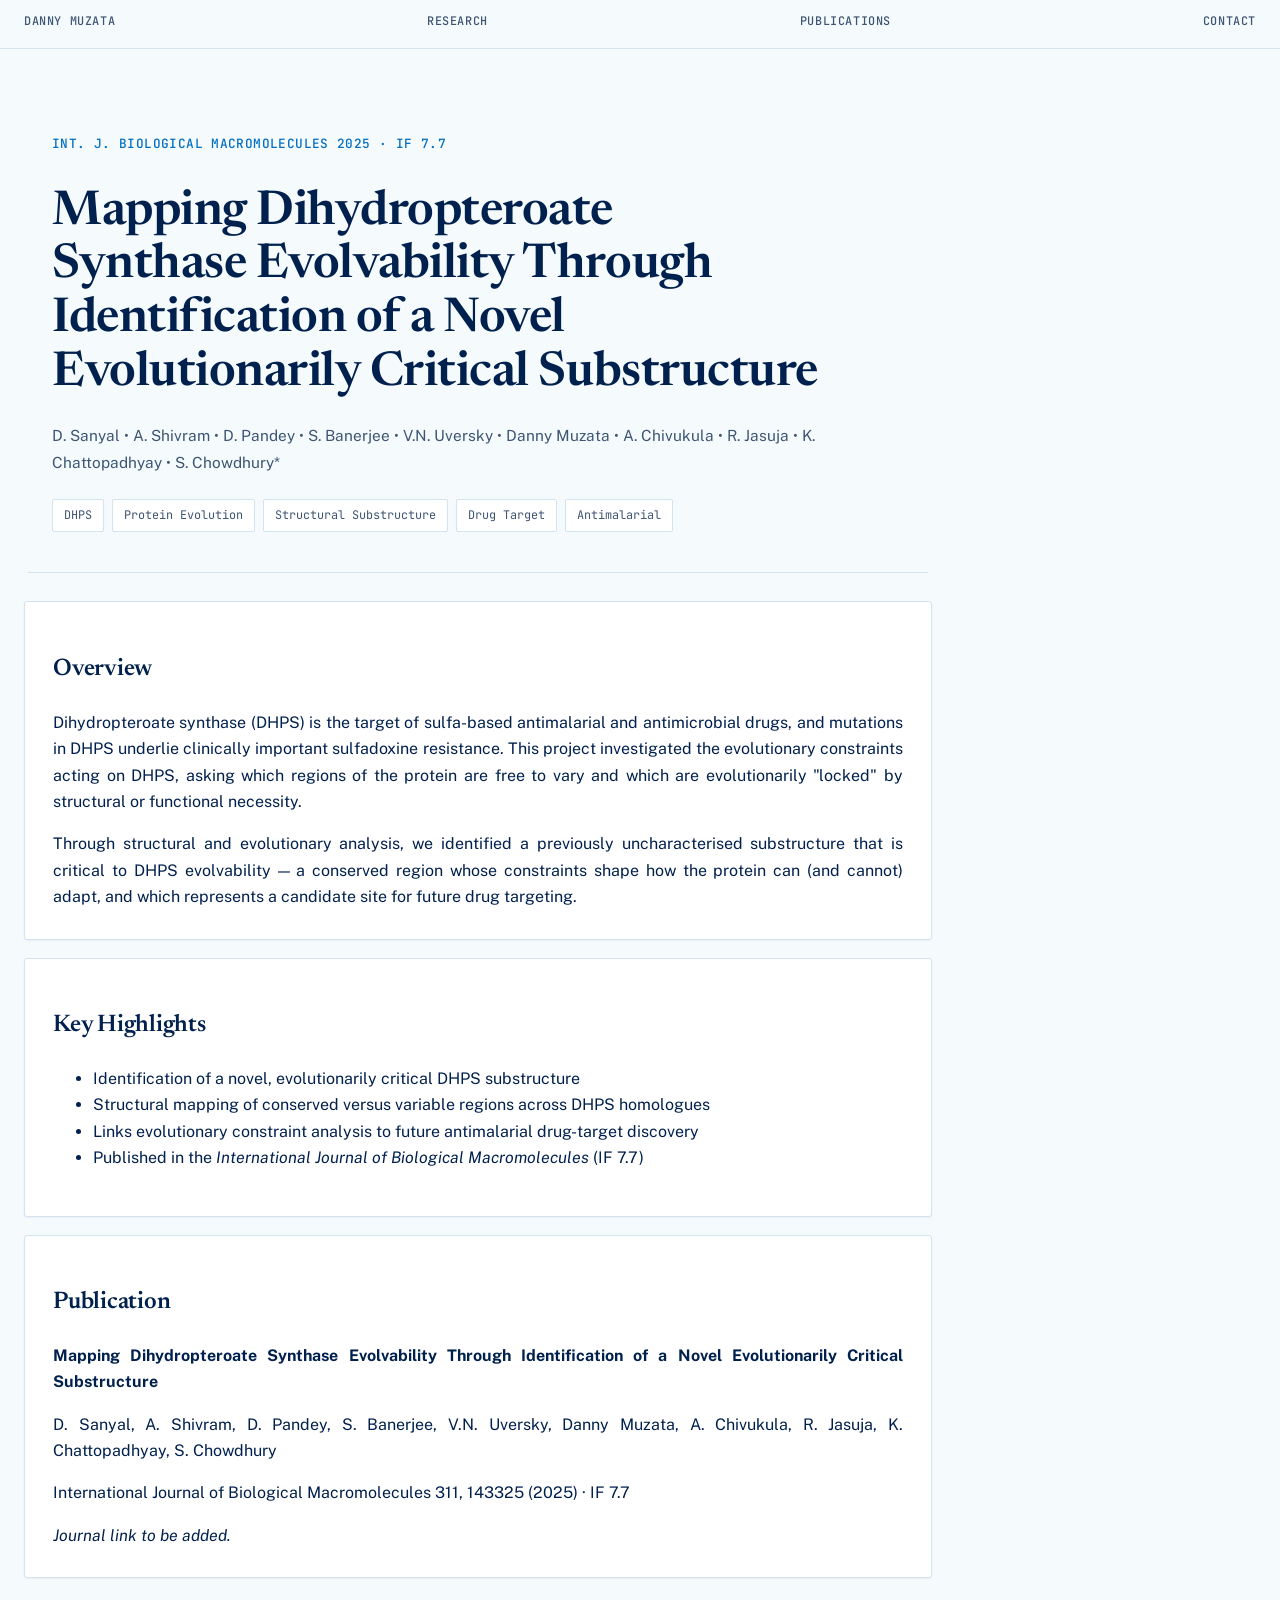
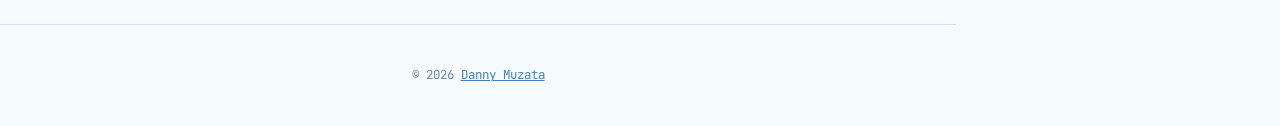
<file: projects/dhps-evolvability.html>
<!DOCTYPE html>
<html lang="en">
<head>
<meta charset="UTF-8">
<meta name="viewport" content="width=device-width, initial-scale=1.0">

<title>DHPS Evolvability | Danny Muzata</title>
<meta name="description" content="Danny Muzata co-authored research mapping dihydropteroate synthase (DHPS) evolvability, identifying a novel evolutionarily critical substructure in this antimalarial sulfa-drug target.">
<meta name="robots" content="index, follow, max-image-preview:large">
<meta name="author" content="Danny Muzata">

<link rel="canonical" href="https://danmuzata.github.io/projects/dhps-evolvability.html">
<link rel="author" href="https://danmuzata.github.io/">

<meta name="citation_title" content="Mapping Dihydropteroate Synthase Evolvability Through Identification of a Novel Evolutionarily Critical Substructure">
<meta name="citation_author" content="D. Sanyal">
<meta name="citation_author" content="A. Shivram">
<meta name="citation_author" content="D. Pandey">
<meta name="citation_author" content="S. Banerjee">
<meta name="citation_author" content="V.N. Uversky">
<meta name="citation_author" content="Danny Muzata">
<meta name="citation_author" content="A. Chivukula">
<meta name="citation_author" content="R. Jasuja">
<meta name="citation_author" content="K. Chattopadhyay">
<meta name="citation_author" content="S. Chowdhury">
<meta name="citation_publication_date" content="2025">
<meta name="citation_journal_title" content="International Journal of Biological Macromolecules">
<meta name="citation_volume" content="311">
<meta name="citation_firstpage" content="143325">
<meta name="citation_abstract_html_url" content="https://danmuzata.github.io/projects/dhps-evolvability.html">

<meta property="og:type" content="article">
<meta property="og:title" content="DHPS Evolvability | Danny Muzata">
<meta property="og:description" content="Mapping dihydropteroate synthase evolvability through identification of a novel evolutionarily critical substructure.">
<meta property="og:url" content="https://danmuzata.github.io/projects/dhps-evolvability.html">
<meta property="og:site_name" content="Danny Muzata">
<meta property="og:image" content="https://danmuzata.github.io/assets/images/headshot-share.jpg">
<meta property="og:image:type" content="image/jpeg">
<meta property="article:author" content="https://danmuzata.github.io/">

<meta name="twitter:card" content="summary_large_image">
<meta name="twitter:title" content="DHPS Evolvability | Danny Muzata">
<meta name="twitter:description" content="Mapping dihydropteroate synthase evolvability and a novel evolutionarily critical substructure.">
<meta name="twitter:image" content="https://danmuzata.github.io/assets/images/headshot-share.jpg">

<script type="application/ld+json">
{
  "@context": "https://schema.org",
  "@graph": [
    {
      "@type": "Person",
      "@id": "https://danmuzata.github.io/#person",
      "name": "Danny Muzata",
      "url": "https://danmuzata.github.io/",
      "image": "https://danmuzata.github.io/assets/images/headshot-share.jpg",
      "jobTitle": "Biomedical Data Scientist",
      "affiliation": [{ "@type": "CollegeOrUniversity", "name": "BITS Pilani, Hyderabad Campus" }],
      "sameAs": [
        "https://scholar.google.com/citations?user=PciYrvsAAAAJ&hl=en",
        "https://github.com/danmuzata",
        "https://www.linkedin.com/in/danny-muzata",
        "https://orcid.org/0000-0003-0023-9233",
        "https://x.com/DMMuzata",
        "https://www.facebook.com/danny.muzata",
        "https://onehealthtrust.org/profile/phd-students/danny-muzata/",
        "https://www.bits-pilani.ac.in/research_scholars/danny-muzata/"
      ]
    },
    {
      "@type": "WebPage",
      "@id": "https://danmuzata.github.io/projects/dhps-evolvability.html#webpage",
      "url": "https://danmuzata.github.io/projects/dhps-evolvability.html",
      "name": "DHPS Evolvability | Danny Muzata",
      "description": "Mapping dihydropteroate synthase evolvability through identification of a novel evolutionarily critical substructure.",
      "author": { "@id": "https://danmuzata.github.io/#person" },
      "about": { "@id": "https://danmuzata.github.io/projects/dhps-evolvability.html#research" },
      "isPartOf": { "@type": "WebSite", "@id": "https://danmuzata.github.io/#website", "url": "https://danmuzata.github.io/", "name": "Danny Muzata" }
    },
    {
      "@type": "ScholarlyArticle",
      "@id": "https://danmuzata.github.io/projects/dhps-evolvability.html#research",
      "headline": "Mapping Dihydropteroate Synthase Evolvability Through Identification of a Novel Evolutionarily Critical Substructure",
      "description": "Investigated the evolutionary constraints of dihydropteroate synthase to identify conserved structural regions with potential as future drug targets.",
      "datePublished": "2025",
      "author": [
        { "@type": "Person", "name": "D. Sanyal" },
        { "@type": "Person", "name": "A. Shivram" },
        { "@type": "Person", "name": "D. Pandey" },
        { "@type": "Person", "name": "S. Banerjee" },
        { "@type": "Person", "name": "V.N. Uversky" },
        { "@id": "https://danmuzata.github.io/#person" },
        { "@type": "Person", "name": "A. Chivukula" },
        { "@type": "Person", "name": "R. Jasuja" },
        { "@type": "Person", "name": "K. Chattopadhyay" },
        { "@type": "Person", "name": "S. Chowdhury" }
      ],
      "publisher": { "@type": "Organization", "name": "Elsevier" },
      "isPartOf": { "@type": "CreativeWork", "name": "International Journal of Biological Macromolecules" },
      "mainEntityOfPage": { "@id": "https://danmuzata.github.io/projects/dhps-evolvability.html#webpage" },
      "keywords": ["Dihydropteroate Synthase", "Protein Evolution", "Drug Target", "Antimalarial", "Evolvability"]
    },
    {
      "@type": "BreadcrumbList",
      "@id": "https://danmuzata.github.io/projects/dhps-evolvability.html#breadcrumb",
      "itemListElement": [
        { "@type": "ListItem", "position": 1, "name": "Danny Muzata", "item": "https://danmuzata.github.io/" },
        { "@type": "ListItem", "position": 2, "name": "DHPS Evolvability", "item": "https://danmuzata.github.io/projects/dhps-evolvability.html" }
      ]
    }
  ]
}
</script>

<link href="https://fonts.googleapis.com/css2?family=Newsreader:ital,opsz,wght@0,6..72,400;0,6..72,500;0,6..72,600;0,6..72,700;1,6..72,400;1,6..72,500&family=Public+Sans:wght@400;500;600;700&family=JetBrains+Mono:wght@400;500;600&display=swap" rel="stylesheet">
<link rel="stylesheet" href="../assets/css/style.css">
</head>

<body>

<nav aria-label="Primary navigation">
  <a href="https://danmuzata.github.io/">Danny Muzata</a>
  <a href="https://danmuzata.github.io/#research">Research</a>
  <a href="https://danmuzata.github.io/#publications">Publications</a>
  <a href="https://danmuzata.github.io/#contact">Contact</a>
</nav>

<main>
<div class="project-hero">

  <p class="project-subtitle">Int. J. Biological Macromolecules 2025 &middot; IF 7.7</p>

  <h1>Mapping Dihydropteroate Synthase Evolvability Through Identification of a Novel Evolutionarily Critical Substructure</h1>

  <p class="project-authors">D. Sanyal &bull; A. Shivram &bull; D. Pandey &bull; S. Banerjee &bull; V.N. Uversky &bull; Danny Muzata &bull; A. Chivukula &bull; R. Jasuja &bull; K. Chattopadhyay &bull; S. Chowdhury*</p>

  <div class="project-tags">
    <span>DHPS</span>
    <span>Protein Evolution</span>
    <span>Structural Substructure</span>
    <span>Drug Target</span>
    <span>Antimalarial</span>
  </div>

</div>

<section>

  <div class="card">
    <h2>Overview</h2>

    <p>
      Dihydropteroate synthase (DHPS) is the target of sulfa-based antimalarial and
      antimicrobial drugs, and mutations in DHPS underlie clinically important
      sulfadoxine resistance. This project investigated the evolutionary constraints
      acting on DHPS, asking which regions of the protein are free to vary and which
      are evolutionarily "locked" by structural or functional necessity.
    </p>

    <p>
      Through structural and evolutionary analysis, we identified a previously
      uncharacterised substructure that is critical to DHPS evolvability &mdash; a
      conserved region whose constraints shape how the protein can (and cannot) adapt,
      and which represents a candidate site for future drug targeting.
    </p>
  </div>

  <div class="card">
    <h2>Key Highlights</h2>

    <ul>
      <li>Identification of a novel, evolutionarily critical DHPS substructure</li>
      <li>Structural mapping of conserved versus variable regions across DHPS homologues</li>
      <li>Links evolutionary constraint analysis to future antimalarial drug-target discovery</li>
      <li>Published in the <em>International Journal of Biological Macromolecules</em> (IF 7.7)</li>
    </ul>
  </div>

  <div class="card pub-box">
    <h2>Publication</h2>

    <p><strong>Mapping Dihydropteroate Synthase Evolvability Through Identification of a Novel Evolutionarily Critical Substructure</strong></p>

    <p>D. Sanyal, A. Shivram, D. Pandey, S. Banerjee, V.N. Uversky, Danny Muzata, A. Chivukula, R. Jasuja, K. Chattopadhyay, S. Chowdhury</p>

    <p>International Journal of Biological Macromolecules 311, 143325 (2025) &middot; IF 7.7</p>

    <p><em>Journal link to be added.</em></p>
  </div>

</section>
</main>

<footer>
  © 2026 <a href="https://danmuzata.github.io/" rel="author">Danny Muzata</a>
</footer>


<script>
(function () {
  var LOCAL_SELECTOR = "main h1, main h2, main h3, main p, main li";
  var INDEX_PATH = "../data/search-index.json";

  function normalize(s) {
    return (s || "")
      .toLowerCase()
      .replace(/ph\.?\s*d\.?/g, "phd")
      .replace(/post[\s-]?doc(toral)?/g, "postdoc")
      .replace(/[^a-z0-9\s]/g, " ")
      .replace(/\s+/g, " ")
      .trim();
  }

  function queryTerms(rawQuery) {
    return normalize(rawQuery).split(" ").filter(Boolean).map(function (w) {
      return (w.length > 4 && w.charAt(w.length - 1) === "s") ? w.slice(0, -1) : w;
    });
  }

  function textHasAllTerms(text, terms) {
    if (!terms.length) return false;
    var normalized = normalize(text);
    return terms.every(function (t) { return normalized.indexOf(t) !== -1; });
  }

  function clearHighlights() {
    document.querySelectorAll(".search-hit").forEach(function (el) { el.classList.remove("search-hit"); });
  }

  function tryLocalHighlight(terms) {
    var candidates = document.querySelectorAll(LOCAL_SELECTOR);
    for (var i = 0; i < candidates.length; i++) {
      var el = candidates[i];
      if (textHasAllTerms(el.textContent, terms)) {
        el.classList.add("search-hit");
        el.scrollIntoView({ behavior: "smooth", block: "center" });
        return true;
      }
    }
    return false;
  }

  function onLoadQuery() {
    var params = new URLSearchParams(window.location.search);
    var q = params.get("q");
    if (!q) return;
    setTimeout(function () {
      tryLocalHighlight(queryTerms(q));
      history.replaceState(null, "", window.location.pathname + window.location.hash);
    }, 60);
  }

  if (document.readyState === "loading") {
    document.addEventListener("DOMContentLoaded", onLoadQuery);
  } else {
    onLoadQuery();
  }

  window.__runSiteSearch = function (rawQuery, opts) {
    var terms = queryTerms(rawQuery);
    clearHighlights();
    var statusEl = opts && opts.statusEl;
    if (statusEl) statusEl.hidden = true;
    if (!terms.length) return;

    if (tryLocalHighlight(terms)) {
      if (opts && opts.onFound) opts.onFound();
      return;
    }

    fetch(INDEX_PATH)
      .then(function (r) { return r.json(); })
      .then(function (pages) {
        var here = window.location.pathname;
        var match = pages.find(function (p) {
          if (!p.text || !textHasAllTerms(p.text, terms)) return false;
          try { return new URL(p.url).pathname !== here; } catch (e) { return true; }
        });
        if (match) {
          var dest = new URL(match.url).pathname;
          window.location.href = dest + "?q=" + encodeURIComponent(rawQuery.trim());
          return;
        }
        if (statusEl) {
          statusEl.textContent = "No results found anywhere on the site.";
          statusEl.hidden = false;
        }
        if (opts && opts.onNotFound) opts.onNotFound();
      })
      .catch(function () {
        if (statusEl) {
          statusEl.textContent = "Search index unavailable right now.";
          statusEl.hidden = false;
        }
      });
  };
})();
</script>

</body>
</html>
</file>
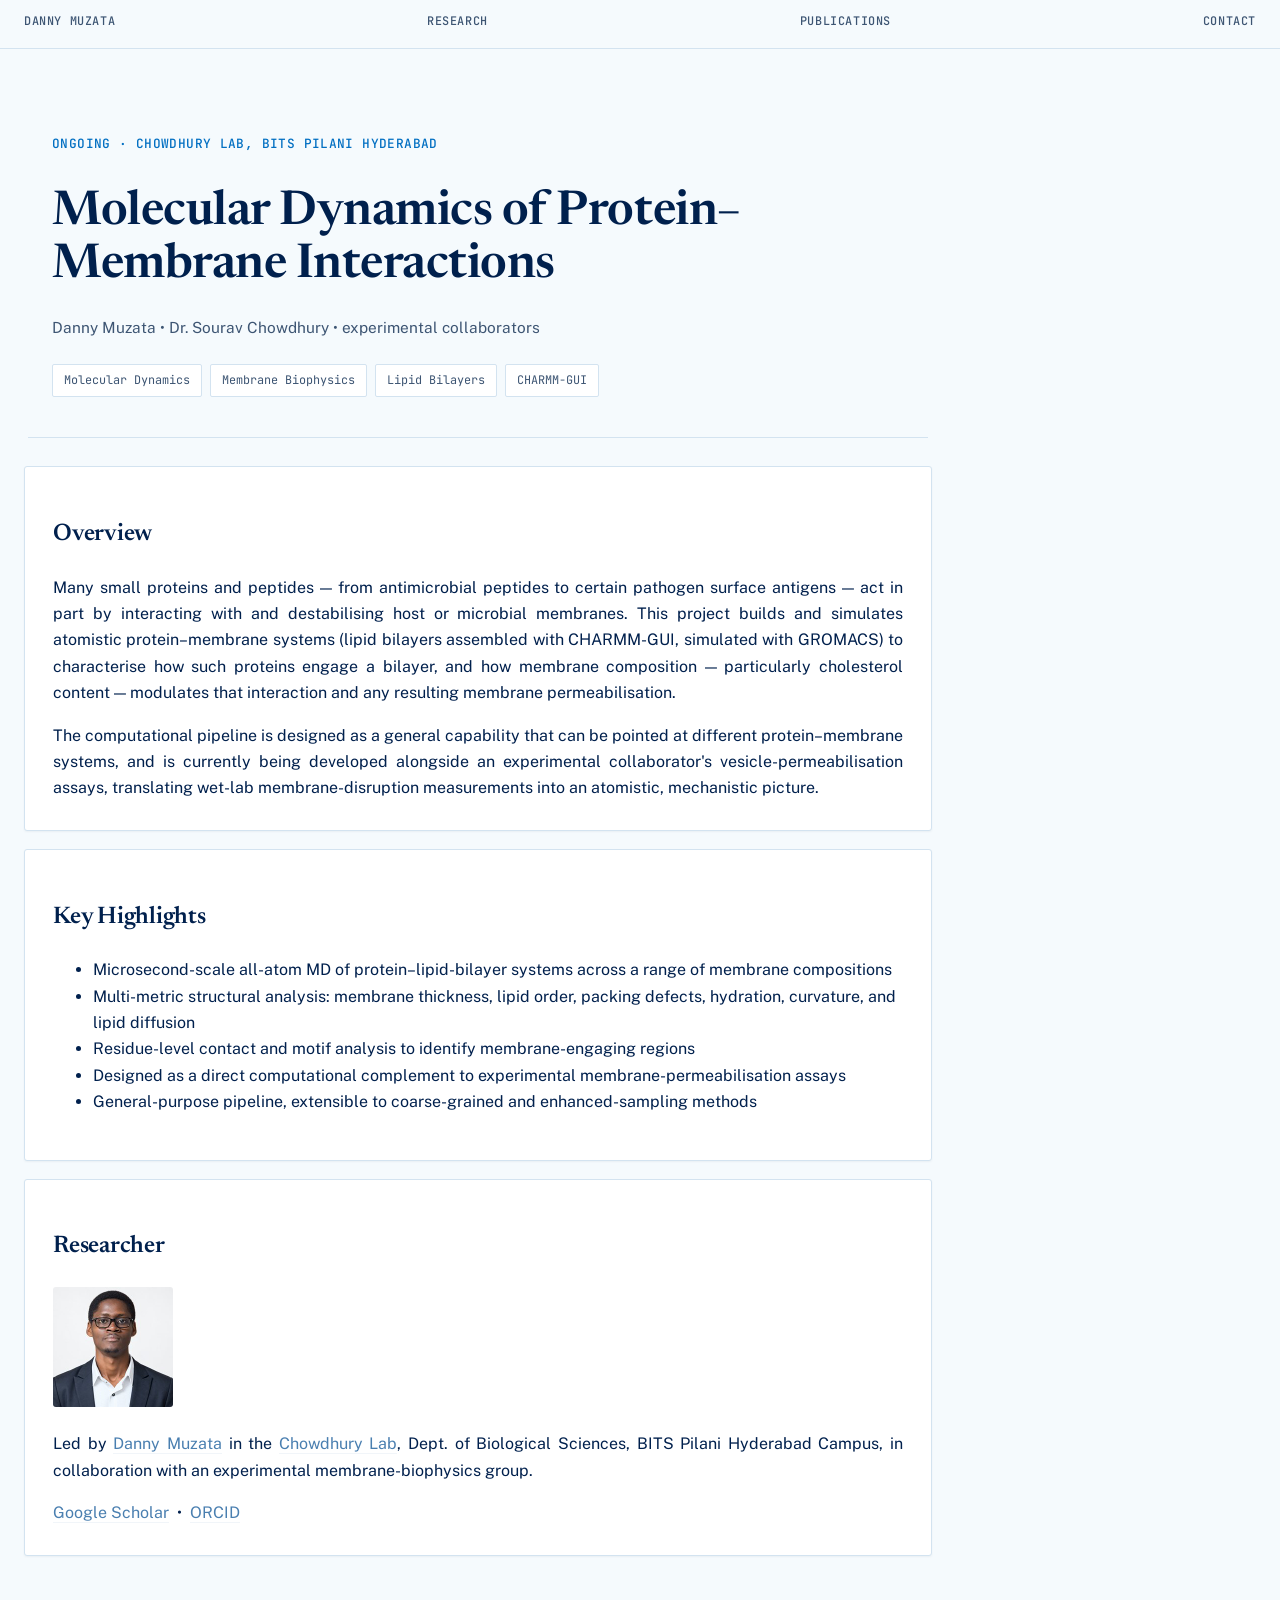
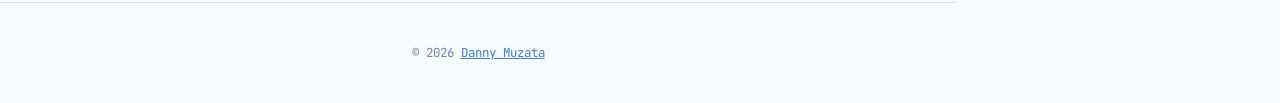
<file: projects/membrane-protein-dynamics.html>
<!DOCTYPE html>
<html lang="en">
<head>
<meta charset="UTF-8">
<meta name="viewport" content="width=device-width, initial-scale=1.0">

<title>Protein–Membrane Interaction Dynamics | Danny Muzata</title>
<meta name="description" content="Danny Muzata's molecular dynamics work on protein-membrane interaction dynamics, building lipid-bilayer systems to study how membrane composition modulates protein-driven permeabilization.">
<meta name="robots" content="index, follow">
<meta name="author" content="Danny Muzata">

<link rel="canonical" href="https://danmuzata.github.io/projects/membrane-protein-dynamics.html">
<link rel="author" href="https://danmuzata.github.io/">

<meta property="og:type" content="article">
<meta property="og:title" content="Protein–Membrane Interaction Dynamics | Danny Muzata">
<meta property="og:description" content="Molecular dynamics of protein-membrane interactions, studying how membrane composition modulates protein-driven permeabilization.">
<meta property="og:url" content="https://danmuzata.github.io/projects/membrane-protein-dynamics.html">
<meta property="og:site_name" content="Danny Muzata">
<meta property="og:image" content="https://danmuzata.github.io/assets/images/headshot-share.jpg">
<meta property="og:image:type" content="image/jpeg">
<meta property="article:author" content="https://danmuzata.github.io/">

<meta name="twitter:card" content="summary_large_image">
<meta name="twitter:title" content="Protein–Membrane Interaction Dynamics | Danny Muzata">
<meta name="twitter:description" content="MD study of protein-membrane interactions and composition-dependent permeabilization.">
<meta name="twitter:image" content="https://danmuzata.github.io/assets/images/headshot-share.jpg">

<script type="application/ld+json">
{
  "@context": "https://schema.org",
  "@graph": [
    {
      "@type": "Person",
      "@id": "https://danmuzata.github.io/#person",
      "name": "Danny Muzata",
      "url": "https://danmuzata.github.io/",
      "image": "https://danmuzata.github.io/assets/images/headshot-share.jpg",
      "jobTitle": "Biomedical Data Scientist",
      "affiliation": [{ "@type": "CollegeOrUniversity", "name": "BITS Pilani, Hyderabad Campus" }],
      "sameAs": [
        "https://scholar.google.com/citations?user=PciYrvsAAAAJ&hl=en",
        "https://github.com/danmuzata",
        "https://www.linkedin.com/in/danny-muzata",
        "https://orcid.org/0000-0003-0023-9233",
        "https://x.com/DMMuzata",
        "https://www.facebook.com/danny.muzata",
        "https://onehealthtrust.org/profile/phd-students/danny-muzata/",
        "https://www.bits-pilani.ac.in/research_scholars/danny-muzata/"
      ]
    },
    {
      "@type": "WebPage",
      "@id": "https://danmuzata.github.io/projects/membrane-protein-dynamics.html#webpage",
      "url": "https://danmuzata.github.io/projects/membrane-protein-dynamics.html",
      "name": "Protein–Membrane Interaction Dynamics | Danny Muzata",
      "description": "Molecular dynamics of protein-membrane interactions, studying how membrane composition modulates protein-driven permeabilization.",
      "author": { "@id": "https://danmuzata.github.io/#person" },
      "isPartOf": { "@type": "WebSite", "@id": "https://danmuzata.github.io/#website", "url": "https://danmuzata.github.io/", "name": "Danny Muzata" }
    },
    {
      "@type": "BreadcrumbList",
      "@id": "https://danmuzata.github.io/projects/membrane-protein-dynamics.html#breadcrumb",
      "itemListElement": [
        { "@type": "ListItem", "position": 1, "name": "Danny Muzata", "item": "https://danmuzata.github.io/" },
        { "@type": "ListItem", "position": 2, "name": "Protein–Membrane Interaction Dynamics", "item": "https://danmuzata.github.io/projects/membrane-protein-dynamics.html" }
      ]
    }
  ]
}
</script>

<link href="https://fonts.googleapis.com/css2?family=Newsreader:ital,opsz,wght@0,6..72,400;0,6..72,500;0,6..72,600;0,6..72,700;1,6..72,400;1,6..72,500&family=Public+Sans:wght@400;500;600;700&family=JetBrains+Mono:wght@400;500;600&display=swap" rel="stylesheet">
<link rel="stylesheet" href="../assets/css/style.css">
</head>

<body>

<nav aria-label="Primary navigation">
  <a href="https://danmuzata.github.io/">Danny Muzata</a>
  <a href="https://danmuzata.github.io/#research">Research</a>
  <a href="https://danmuzata.github.io/#publications">Publications</a>
  <a href="https://danmuzata.github.io/#contact">Contact</a>
</nav>

<main>
<div class="project-hero">

  <p class="project-subtitle">Ongoing &middot; Chowdhury Lab, BITS Pilani Hyderabad</p>

  <h1>Molecular Dynamics of Protein&ndash;Membrane Interactions</h1>

  <p class="project-authors">Danny Muzata &bull; Dr. Sourav Chowdhury &bull; experimental collaborators</p>

  <div class="project-tags">
    <span>Molecular Dynamics</span>
    <span>Membrane Biophysics</span>
    <span>Lipid Bilayers</span>
    <span>CHARMM-GUI</span>
  </div>

</div>

<section>

  <div class="card">
    <h2>Overview</h2>

    <p>
      Many small proteins and peptides &mdash; from antimicrobial peptides to certain
      pathogen surface antigens &mdash; act in part by interacting with and destabilising
      host or microbial membranes. This project builds and simulates atomistic
      protein&ndash;membrane systems (lipid bilayers assembled with CHARMM-GUI, simulated
      with GROMACS) to characterise how such proteins engage a bilayer, and how membrane
      composition &mdash; particularly cholesterol content &mdash; modulates that
      interaction and any resulting membrane permeabilisation.
    </p>

    <p>
      The computational pipeline is designed as a general capability that can be pointed
      at different protein&ndash;membrane systems, and is currently being developed
      alongside an experimental collaborator's vesicle-permeabilisation assays, translating
      wet-lab membrane-disruption measurements into an atomistic, mechanistic picture.
    </p>
  </div>

  <div class="card">
    <h2>Key Highlights</h2>

    <ul>
      <li>Microsecond-scale all-atom MD of protein&ndash;lipid-bilayer systems across a range of membrane compositions</li>
      <li>Multi-metric structural analysis: membrane thickness, lipid order, packing defects, hydration, curvature, and lipid diffusion</li>
      <li>Residue-level contact and motif analysis to identify membrane-engaging regions</li>
      <li>Designed as a direct computational complement to experimental membrane-permeabilisation assays</li>
      <li>General-purpose pipeline, extensible to coarse-grained and enhanced-sampling methods</li>
    </ul>
  </div>

  <div class="card" id="lead-author">
    <h2>Researcher</h2>

    <img src="../assets/images/headshot-small.jpg"
         alt="Portrait of Danny Muzata"
         width="120" height="120" loading="lazy" decoding="async"
         style="border-radius:3px; max-width:120px; height:auto;">

    <p>
      Led by <a href="https://danmuzata.github.io/" rel="author">Danny Muzata</a> in the
      <a href="https://sites.google.com/view/evosysbiophysics/home" target="_blank" rel="noopener noreferrer">Chowdhury Lab</a>, Dept. of Biological Sciences, BITS Pilani Hyderabad Campus, in
      collaboration with an experimental membrane-biophysics group.
    </p>

    <p>
      <a href="https://scholar.google.com/citations?user=PciYrvsAAAAJ&hl=en" target="_blank" rel="noopener noreferrer">Google Scholar</a>
      &nbsp;&bull;&nbsp;
      <a href="https://orcid.org/0000-0003-0023-9233" target="_blank" rel="noopener noreferrer">ORCID</a>
    </p>
  </div>

</section>
</main>

<footer>
  © 2026 <a href="https://danmuzata.github.io/" rel="author">Danny Muzata</a>
</footer>


<script>
(function () {
  var LOCAL_SELECTOR = "main h1, main h2, main h3, main p, main li";
  var INDEX_PATH = "../data/search-index.json";

  function normalize(s) {
    return (s || "")
      .toLowerCase()
      .replace(/ph\.?\s*d\.?/g, "phd")
      .replace(/post[\s-]?doc(toral)?/g, "postdoc")
      .replace(/[^a-z0-9\s]/g, " ")
      .replace(/\s+/g, " ")
      .trim();
  }

  function queryTerms(rawQuery) {
    return normalize(rawQuery).split(" ").filter(Boolean).map(function (w) {
      return (w.length > 4 && w.charAt(w.length - 1) === "s") ? w.slice(0, -1) : w;
    });
  }

  function textHasAllTerms(text, terms) {
    if (!terms.length) return false;
    var normalized = normalize(text);
    return terms.every(function (t) { return normalized.indexOf(t) !== -1; });
  }

  function clearHighlights() {
    document.querySelectorAll(".search-hit").forEach(function (el) { el.classList.remove("search-hit"); });
  }

  function tryLocalHighlight(terms) {
    var candidates = document.querySelectorAll(LOCAL_SELECTOR);
    for (var i = 0; i < candidates.length; i++) {
      var el = candidates[i];
      if (textHasAllTerms(el.textContent, terms)) {
        el.classList.add("search-hit");
        el.scrollIntoView({ behavior: "smooth", block: "center" });
        return true;
      }
    }
    return false;
  }

  function onLoadQuery() {
    var params = new URLSearchParams(window.location.search);
    var q = params.get("q");
    if (!q) return;
    setTimeout(function () {
      tryLocalHighlight(queryTerms(q));
      history.replaceState(null, "", window.location.pathname + window.location.hash);
    }, 60);
  }

  if (document.readyState === "loading") {
    document.addEventListener("DOMContentLoaded", onLoadQuery);
  } else {
    onLoadQuery();
  }

  window.__runSiteSearch = function (rawQuery, opts) {
    var terms = queryTerms(rawQuery);
    clearHighlights();
    var statusEl = opts && opts.statusEl;
    if (statusEl) statusEl.hidden = true;
    if (!terms.length) return;

    if (tryLocalHighlight(terms)) {
      if (opts && opts.onFound) opts.onFound();
      return;
    }

    fetch(INDEX_PATH)
      .then(function (r) { return r.json(); })
      .then(function (pages) {
        var here = window.location.pathname;
        var match = pages.find(function (p) {
          if (!p.text || !textHasAllTerms(p.text, terms)) return false;
          try { return new URL(p.url).pathname !== here; } catch (e) { return true; }
        });
        if (match) {
          var dest = new URL(match.url).pathname;
          window.location.href = dest + "?q=" + encodeURIComponent(rawQuery.trim());
          return;
        }
        if (statusEl) {
          statusEl.textContent = "No results found anywhere on the site.";
          statusEl.hidden = false;
        }
        if (opts && opts.onNotFound) opts.onNotFound();
      })
      .catch(function () {
        if (statusEl) {
          statusEl.textContent = "Search index unavailable right now.";
          statusEl.hidden = false;
        }
      });
  };
})();
</script>

</body>
</html>
</file>
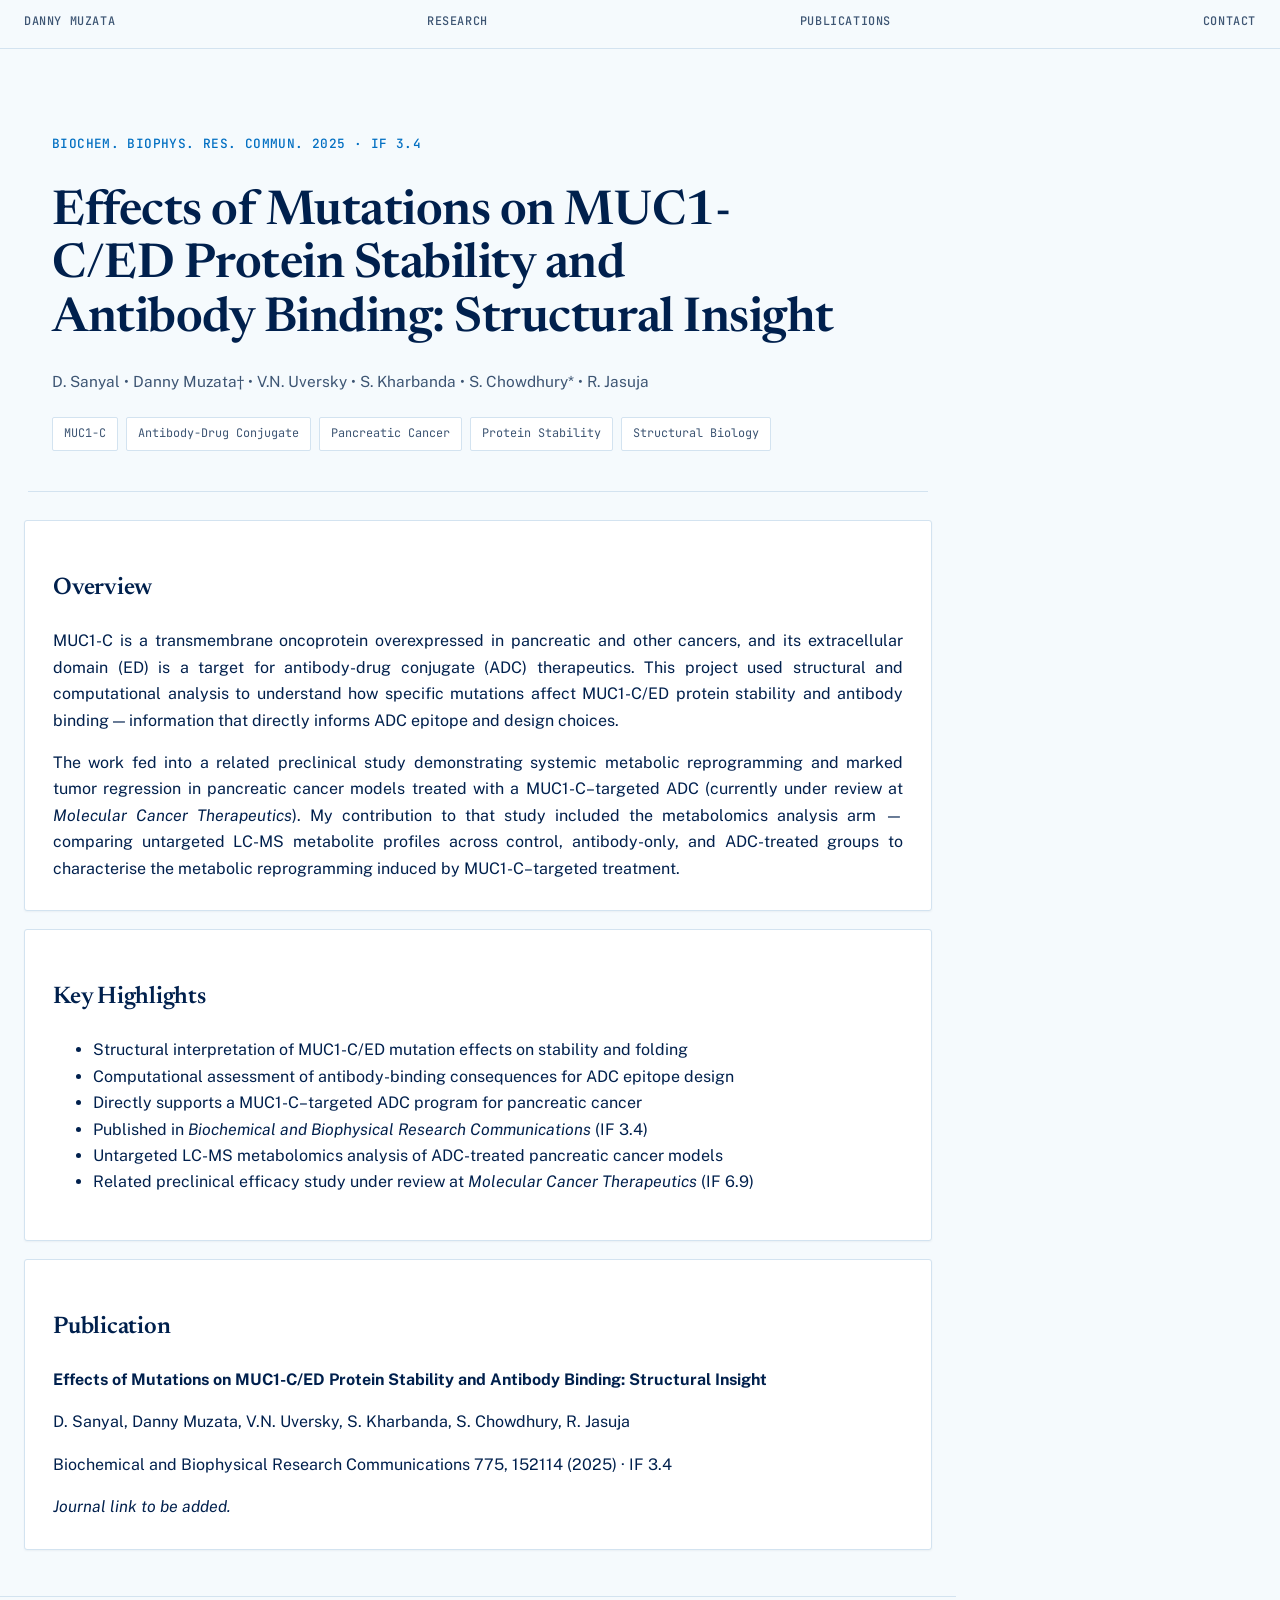
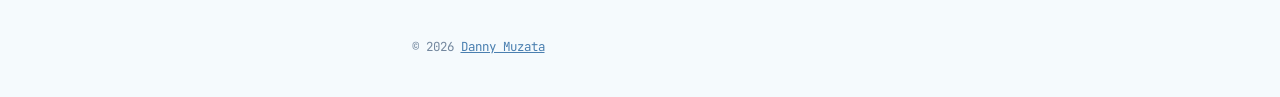
<file: projects/muc1c-adc.html>
<!DOCTYPE html>
<html lang="en">
<head>
<meta charset="UTF-8">
<meta name="viewport" content="width=device-width, initial-scale=1.0">

<title>MUC1-C/ED Structural Biology &amp; ADC Design | Danny Muzata</title>
<meta name="description" content="Danny Muzata's structural and computational analysis of MUC1-C/ED mutations supporting antibody-drug conjugate (ADC) design for pancreatic cancer.">
<meta name="robots" content="index, follow, max-image-preview:large">
<meta name="author" content="Danny Muzata">

<link rel="canonical" href="https://danmuzata.github.io/projects/muc1c-adc.html">
<link rel="author" href="https://danmuzata.github.io/">

<meta name="citation_title" content="Effects of Mutations on MUC1-C/ED Protein Stability and Antibody Binding: Structural Insight">
<meta name="citation_author" content="D. Sanyal">
<meta name="citation_author" content="Danny Muzata">
<meta name="citation_author" content="V.N. Uversky">
<meta name="citation_author" content="S. Kharbanda">
<meta name="citation_author" content="S. Chowdhury">
<meta name="citation_author" content="R. Jasuja">
<meta name="citation_publication_date" content="2025">
<meta name="citation_journal_title" content="Biochemical and Biophysical Research Communications">
<meta name="citation_volume" content="775">
<meta name="citation_firstpage" content="152114">
<meta name="citation_abstract_html_url" content="https://danmuzata.github.io/projects/muc1c-adc.html">

<meta property="og:type" content="article">
<meta property="og:title" content="MUC1-C/ED Structural Biology & ADC Design | Danny Muzata">
<meta property="og:description" content="Structural and computational analysis of MUC1-C/ED mutations supporting antibody-drug conjugate design for pancreatic cancer.">
<meta property="og:url" content="https://danmuzata.github.io/projects/muc1c-adc.html">
<meta property="og:site_name" content="Danny Muzata">
<meta property="og:image" content="https://danmuzata.github.io/assets/images/headshot-share.jpg">
<meta property="og:image:type" content="image/jpeg">
<meta property="article:author" content="https://danmuzata.github.io/">

<meta name="twitter:card" content="summary_large_image">
<meta name="twitter:title" content="MUC1-C/ED Structural Biology & ADC Design | Danny Muzata">
<meta name="twitter:description" content="Structural insight into MUC1-C/ED mutations for antibody-drug conjugate design in pancreatic cancer.">
<meta name="twitter:image" content="https://danmuzata.github.io/assets/images/headshot-share.jpg">

<script type="application/ld+json">
{
  "@context": "https://schema.org",
  "@graph": [
    {
      "@type": "Person",
      "@id": "https://danmuzata.github.io/#person",
      "name": "Danny Muzata",
      "url": "https://danmuzata.github.io/",
      "image": "https://danmuzata.github.io/assets/images/headshot-share.jpg",
      "jobTitle": "Biomedical Data Scientist",
      "affiliation": [{ "@type": "CollegeOrUniversity", "name": "BITS Pilani, Hyderabad Campus" }],
      "sameAs": [
        "https://scholar.google.com/citations?user=PciYrvsAAAAJ&hl=en",
        "https://github.com/danmuzata",
        "https://www.linkedin.com/in/danny-muzata",
        "https://orcid.org/0000-0003-0023-9233",
        "https://x.com/DMMuzata",
        "https://www.facebook.com/danny.muzata",
        "https://onehealthtrust.org/profile/phd-students/danny-muzata/",
        "https://www.bits-pilani.ac.in/research_scholars/danny-muzata/"
      ]
    },
    {
      "@type": "WebPage",
      "@id": "https://danmuzata.github.io/projects/muc1c-adc.html#webpage",
      "url": "https://danmuzata.github.io/projects/muc1c-adc.html",
      "name": "MUC1-C/ED Structural Biology & ADC Design | Danny Muzata",
      "description": "Structural and computational analysis of MUC1-C/ED mutations supporting antibody-drug conjugate design for pancreatic cancer.",
      "author": { "@id": "https://danmuzata.github.io/#person" },
      "about": { "@id": "https://danmuzata.github.io/projects/muc1c-adc.html#research" },
      "isPartOf": { "@type": "WebSite", "@id": "https://danmuzata.github.io/#website", "url": "https://danmuzata.github.io/", "name": "Danny Muzata" }
    },
    {
      "@type": "ScholarlyArticle",
      "@id": "https://danmuzata.github.io/projects/muc1c-adc.html#research",
      "headline": "Effects of Mutations on MUC1-C/ED Protein Stability and Antibody Binding: Structural Insight",
      "description": "Structural and computational analyses of MUC1-C/ED mutations to support the design of antibody-drug conjugates for pancreatic cancer.",
      "datePublished": "2025",
      "author": [
        { "@type": "Person", "name": "D. Sanyal" },
        { "@id": "https://danmuzata.github.io/#person" },
        { "@type": "Person", "name": "V.N. Uversky" },
        { "@type": "Person", "name": "S. Kharbanda" },
        { "@type": "Person", "name": "S. Chowdhury" },
        { "@type": "Person", "name": "R. Jasuja" }
      ],
      "publisher": { "@type": "Organization", "name": "Elsevier" },
      "isPartOf": { "@type": "CreativeWork", "name": "Biochemical and Biophysical Research Communications" },
      "mainEntityOfPage": { "@id": "https://danmuzata.github.io/projects/muc1c-adc.html#webpage" },
      "keywords": ["MUC1-C", "Antibody-Drug Conjugate", "Pancreatic Cancer", "Protein Stability", "Structural Biology"]
    },
    {
      "@type": "BreadcrumbList",
      "@id": "https://danmuzata.github.io/projects/muc1c-adc.html#breadcrumb",
      "itemListElement": [
        { "@type": "ListItem", "position": 1, "name": "Danny Muzata", "item": "https://danmuzata.github.io/" },
        { "@type": "ListItem", "position": 2, "name": "MUC1-C/ED ADC Design", "item": "https://danmuzata.github.io/projects/muc1c-adc.html" }
      ]
    }
  ]
}
</script>

<link href="https://fonts.googleapis.com/css2?family=Newsreader:ital,opsz,wght@0,6..72,400;0,6..72,500;0,6..72,600;0,6..72,700;1,6..72,400;1,6..72,500&family=Public+Sans:wght@400;500;600;700&family=JetBrains+Mono:wght@400;500;600&display=swap" rel="stylesheet">
<link rel="stylesheet" href="../assets/css/style.css">
</head>

<body>

<nav aria-label="Primary navigation">
  <a href="https://danmuzata.github.io/">Danny Muzata</a>
  <a href="https://danmuzata.github.io/#research">Research</a>
  <a href="https://danmuzata.github.io/#publications">Publications</a>
  <a href="https://danmuzata.github.io/#contact">Contact</a>
</nav>

<main>
<div class="project-hero">

  <p class="project-subtitle">Biochem. Biophys. Res. Commun. 2025 &middot; IF 3.4</p>

  <h1>Effects of Mutations on MUC1-C/ED Protein Stability and Antibody Binding: Structural Insight</h1>

  <p class="project-authors">D. Sanyal &bull; Danny Muzata&dagger; &bull; V.N. Uversky &bull; S. Kharbanda &bull; S. Chowdhury* &bull; R. Jasuja</p>

  <div class="project-tags">
    <span>MUC1-C</span>
    <span>Antibody-Drug Conjugate</span>
    <span>Pancreatic Cancer</span>
    <span>Protein Stability</span>
    <span>Structural Biology</span>
  </div>

</div>

<section>

  <div class="card">
    <h2>Overview</h2>

    <p>
      MUC1-C is a transmembrane oncoprotein overexpressed in pancreatic and other
      cancers, and its extracellular domain (ED) is a target for antibody-drug conjugate
      (ADC) therapeutics. This project used structural and computational analysis to
      understand how specific mutations affect MUC1-C/ED protein stability and antibody
      binding &mdash; information that directly informs ADC epitope and design choices.
    </p>

    <p>
      The work fed into a related preclinical study demonstrating systemic metabolic
      reprogramming and marked tumor regression in pancreatic cancer models treated with
      a MUC1-C&ndash;targeted ADC (currently under review at <em>Molecular Cancer
      Therapeutics</em>). My contribution to that study included the metabolomics
      analysis arm &mdash; comparing untargeted LC-MS metabolite profiles across control,
      antibody-only, and ADC-treated groups to characterise the metabolic reprogramming
      induced by MUC1-C&ndash;targeted treatment.
    </p>
  </div>

  <div class="card">
    <h2>Key Highlights</h2>

    <ul>
      <li>Structural interpretation of MUC1-C/ED mutation effects on stability and folding</li>
      <li>Computational assessment of antibody-binding consequences for ADC epitope design</li>
      <li>Directly supports a MUC1-C&ndash;targeted ADC program for pancreatic cancer</li>
      <li>Published in <em>Biochemical and Biophysical Research Communications</em> (IF 3.4)</li>
      <li>Untargeted LC-MS metabolomics analysis of ADC-treated pancreatic cancer models</li>
      <li>Related preclinical efficacy study under review at <em>Molecular Cancer Therapeutics</em> (IF 6.9)</li>
    </ul>
  </div>

  <div class="card pub-box">
    <h2>Publication</h2>

    <p><strong>Effects of Mutations on MUC1-C/ED Protein Stability and Antibody Binding: Structural Insight</strong></p>

    <p>D. Sanyal, Danny Muzata, V.N. Uversky, S. Kharbanda, S. Chowdhury, R. Jasuja</p>

    <p>Biochemical and Biophysical Research Communications 775, 152114 (2025) &middot; IF 3.4</p>

    <p><em>Journal link to be added.</em></p>
  </div>

</section>
</main>

<footer>
  © 2026 <a href="https://danmuzata.github.io/" rel="author">Danny Muzata</a>
</footer>


<script>
(function () {
  var LOCAL_SELECTOR = "main h1, main h2, main h3, main p, main li";
  var INDEX_PATH = "../data/search-index.json";

  function normalize(s) {
    return (s || "")
      .toLowerCase()
      .replace(/ph\.?\s*d\.?/g, "phd")
      .replace(/post[\s-]?doc(toral)?/g, "postdoc")
      .replace(/[^a-z0-9\s]/g, " ")
      .replace(/\s+/g, " ")
      .trim();
  }

  function queryTerms(rawQuery) {
    return normalize(rawQuery).split(" ").filter(Boolean).map(function (w) {
      return (w.length > 4 && w.charAt(w.length - 1) === "s") ? w.slice(0, -1) : w;
    });
  }

  function textHasAllTerms(text, terms) {
    if (!terms.length) return false;
    var normalized = normalize(text);
    return terms.every(function (t) { return normalized.indexOf(t) !== -1; });
  }

  function clearHighlights() {
    document.querySelectorAll(".search-hit").forEach(function (el) { el.classList.remove("search-hit"); });
  }

  function tryLocalHighlight(terms) {
    var candidates = document.querySelectorAll(LOCAL_SELECTOR);
    for (var i = 0; i < candidates.length; i++) {
      var el = candidates[i];
      if (textHasAllTerms(el.textContent, terms)) {
        el.classList.add("search-hit");
        el.scrollIntoView({ behavior: "smooth", block: "center" });
        return true;
      }
    }
    return false;
  }

  function onLoadQuery() {
    var params = new URLSearchParams(window.location.search);
    var q = params.get("q");
    if (!q) return;
    setTimeout(function () {
      tryLocalHighlight(queryTerms(q));
      history.replaceState(null, "", window.location.pathname + window.location.hash);
    }, 60);
  }

  if (document.readyState === "loading") {
    document.addEventListener("DOMContentLoaded", onLoadQuery);
  } else {
    onLoadQuery();
  }

  window.__runSiteSearch = function (rawQuery, opts) {
    var terms = queryTerms(rawQuery);
    clearHighlights();
    var statusEl = opts && opts.statusEl;
    if (statusEl) statusEl.hidden = true;
    if (!terms.length) return;

    if (tryLocalHighlight(terms)) {
      if (opts && opts.onFound) opts.onFound();
      return;
    }

    fetch(INDEX_PATH)
      .then(function (r) { return r.json(); })
      .then(function (pages) {
        var here = window.location.pathname;
        var match = pages.find(function (p) {
          if (!p.text || !textHasAllTerms(p.text, terms)) return false;
          try { return new URL(p.url).pathname !== here; } catch (e) { return true; }
        });
        if (match) {
          var dest = new URL(match.url).pathname;
          window.location.href = dest + "?q=" + encodeURIComponent(rawQuery.trim());
          return;
        }
        if (statusEl) {
          statusEl.textContent = "No results found anywhere on the site.";
          statusEl.hidden = false;
        }
        if (opts && opts.onNotFound) opts.onNotFound();
      })
      .catch(function () {
        if (statusEl) {
          statusEl.textContent = "Search index unavailable right now.";
          statusEl.hidden = false;
        }
      });
  };
})();
</script>

</body>
</html>
</file>
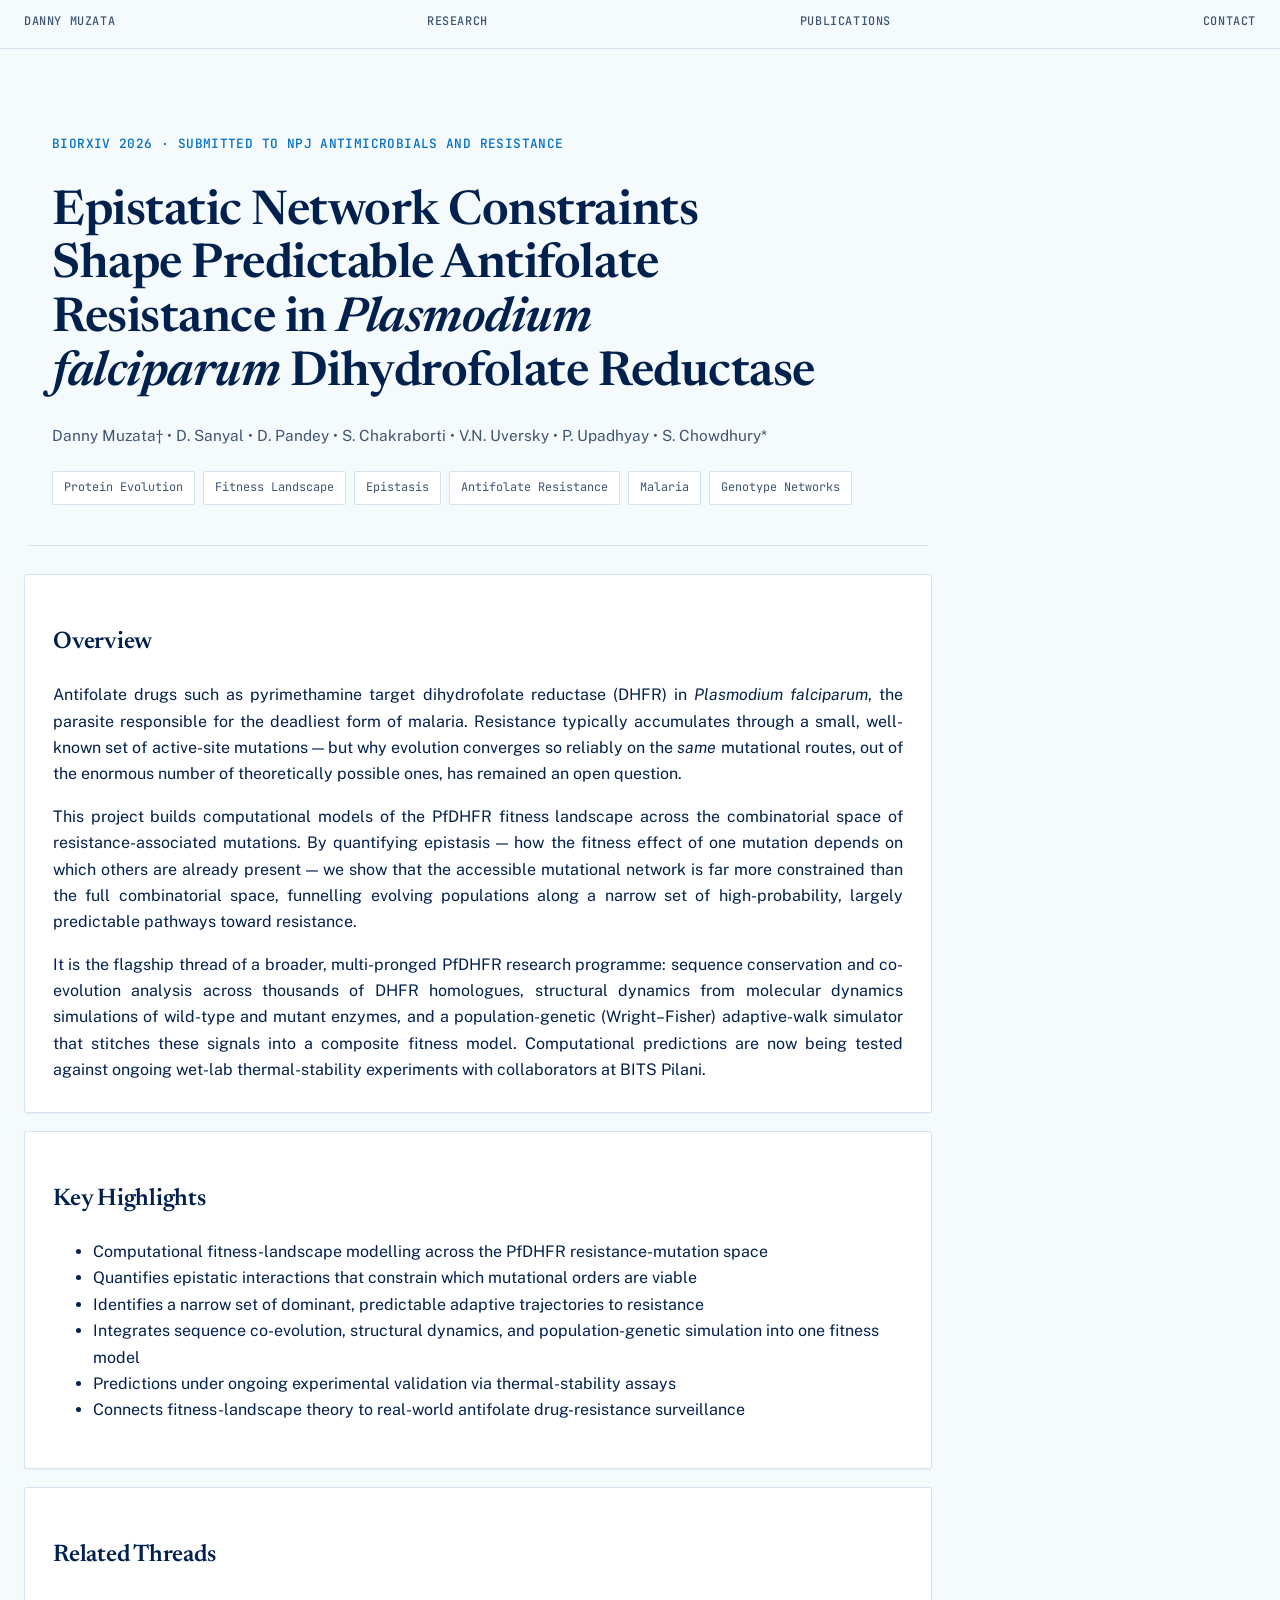
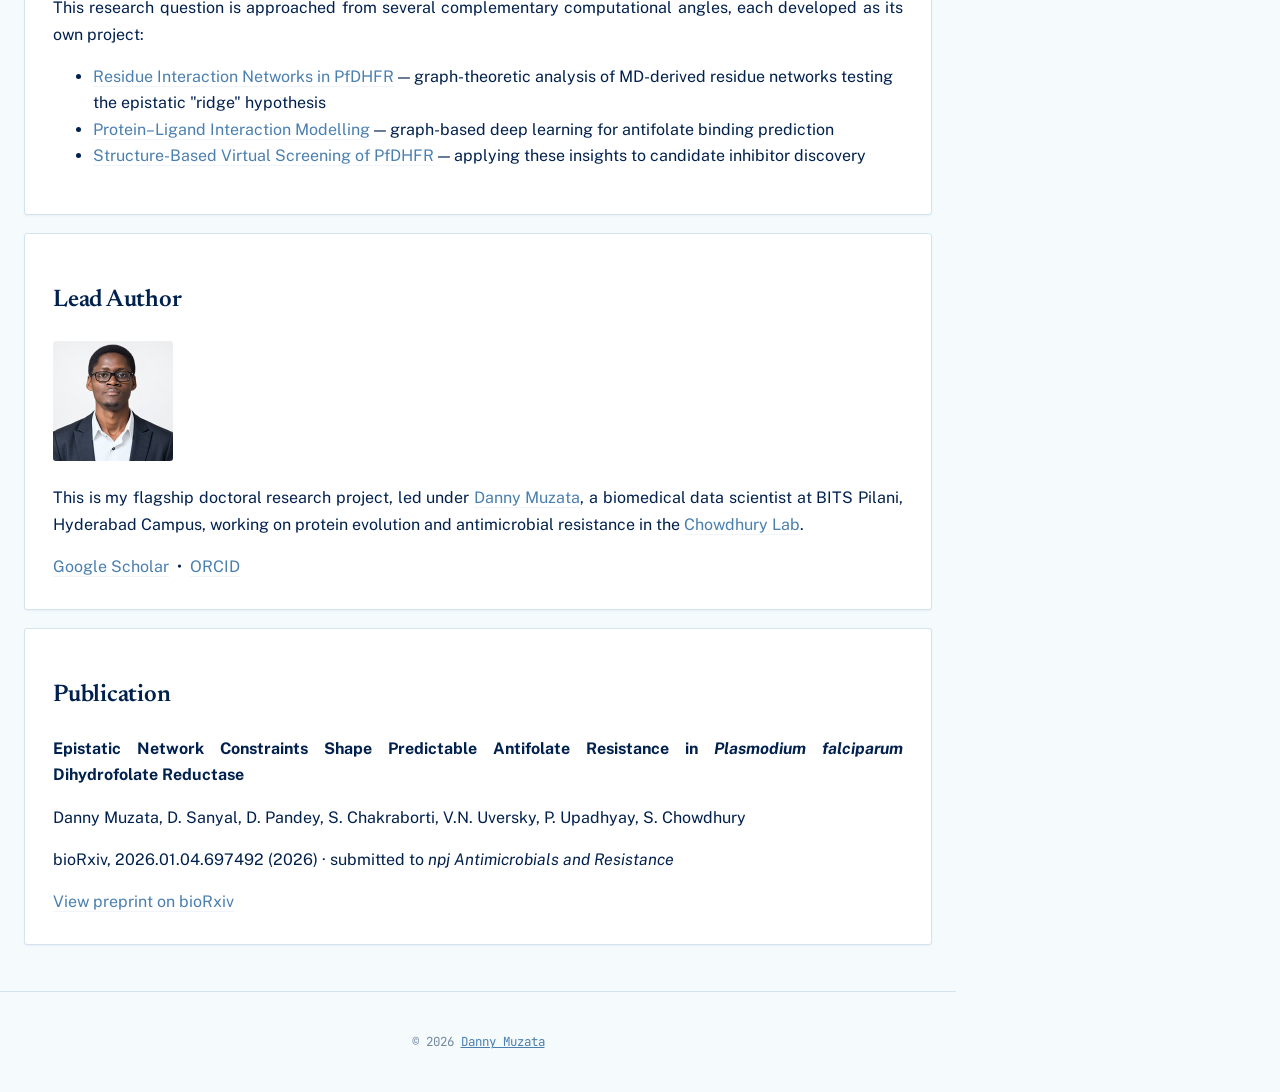
<file: projects/pfdhfr-fitness-landscape.html>
<!DOCTYPE html>
<html lang="en">
<head>
<meta charset="UTF-8">
<meta name="viewport" content="width=device-width, initial-scale=1.0">

<title>PfDHFR Fitness Landscape &amp; Antifolate Resistance | Danny Muzata</title>
<meta name="description" content="Danny Muzata's research on epistatic network constraints shaping predictable antifolate resistance in Plasmodium falciparum dihydrofolate reductase (PfDHFR), a fitness-landscape modelling study.">
<meta name="robots" content="index, follow, max-image-preview:large">
<meta name="author" content="Danny Muzata">

<link rel="canonical" href="https://danmuzata.github.io/projects/pfdhfr-fitness-landscape.html">
<link rel="author" href="https://danmuzata.github.io/">

<!-- Scholarly metadata -->
<meta name="citation_title" content="Epistatic Network Constraints Shape Predictable Antifolate Resistance in Plasmodium falciparum Dihydrofolate Reductase">
<meta name="citation_author" content="Danny Muzata">
<meta name="citation_author" content="D. Sanyal">
<meta name="citation_author" content="D. Pandey">
<meta name="citation_author" content="S. Chakraborti">
<meta name="citation_author" content="V.N. Uversky">
<meta name="citation_author" content="P. Upadhyay">
<meta name="citation_author" content="S. Chowdhury">
<meta name="citation_publication_date" content="2026">
<meta name="citation_online_date" content="2026/01/04">
<meta name="citation_doi" content="10.1101/2026.01.04.697492">
<meta name="citation_abstract_html_url" content="https://danmuzata.github.io/projects/pfdhfr-fitness-landscape.html">

<!-- Open Graph -->
<meta property="og:type" content="article">
<meta property="og:title" content="PfDHFR Fitness Landscape & Antifolate Resistance | Danny Muzata">
<meta property="og:description" content="Epistatic network constraints shaping predictable antifolate resistance in Plasmodium falciparum dihydrofolate reductase.">
<meta property="og:url" content="https://danmuzata.github.io/projects/pfdhfr-fitness-landscape.html">
<meta property="og:site_name" content="Danny Muzata">
<meta property="og:image" content="https://danmuzata.github.io/assets/images/pfdhfr-structure.png">
<meta property="og:image:type" content="image/png">
<meta property="og:image:alt" content="Structure of Plasmodium falciparum dihydrofolate reductase">
<meta property="article:author" content="https://danmuzata.github.io/">

<!-- X / Twitter -->
<meta name="twitter:card" content="summary_large_image">
<meta name="twitter:title" content="PfDHFR Fitness Landscape & Antifolate Resistance | Danny Muzata">
<meta name="twitter:description" content="Epistatic network constraints shaping predictable antifolate resistance in Plasmodium falciparum DHFR.">
<meta name="twitter:image" content="https://danmuzata.github.io/assets/images/pfdhfr-structure.png">

<script type="application/ld+json">
{
  "@context": "https://schema.org",
  "@graph": [
    {
      "@type": "Person",
      "@id": "https://danmuzata.github.io/#person",
      "name": "Danny Muzata",
      "url": "https://danmuzata.github.io/",
      "image": "https://danmuzata.github.io/assets/images/headshot-share.jpg",
      "jobTitle": "Biomedical Data Scientist",
      "affiliation": [{ "@type": "CollegeOrUniversity", "name": "BITS Pilani, Hyderabad Campus" }],
      "sameAs": [
        "https://scholar.google.com/citations?user=PciYrvsAAAAJ&hl=en",
        "https://github.com/danmuzata",
        "https://www.linkedin.com/in/danny-muzata",
        "https://orcid.org/0000-0003-0023-9233",
        "https://x.com/DMMuzata",
        "https://www.facebook.com/danny.muzata",
        "https://onehealthtrust.org/profile/phd-students/danny-muzata/",
        "https://www.bits-pilani.ac.in/research_scholars/danny-muzata/"
      ]
    },
    {
      "@type": "WebPage",
      "@id": "https://danmuzata.github.io/projects/pfdhfr-fitness-landscape.html#webpage",
      "url": "https://danmuzata.github.io/projects/pfdhfr-fitness-landscape.html",
      "name": "PfDHFR Fitness Landscape & Antifolate Resistance | Danny Muzata",
      "description": "Epistatic network constraints shaping predictable antifolate resistance in Plasmodium falciparum dihydrofolate reductase.",
      "author": { "@id": "https://danmuzata.github.io/#person" },
      "about": { "@id": "https://danmuzata.github.io/projects/pfdhfr-fitness-landscape.html#research" },
      "isPartOf": {
        "@type": "WebSite",
        "@id": "https://danmuzata.github.io/#website",
        "url": "https://danmuzata.github.io/",
        "name": "Danny Muzata"
      }
    },
    {
      "@type": "ScholarlyArticle",
      "@id": "https://danmuzata.github.io/projects/pfdhfr-fitness-landscape.html#research",
      "headline": "Epistatic Network Constraints Shape Predictable Antifolate Resistance in Plasmodium falciparum Dihydrofolate Reductase",
      "name": "Epistatic Network Constraints Shape Predictable Antifolate Resistance in Plasmodium falciparum Dihydrofolate Reductase",
      "description": "Computational fitness-landscape models of PfDHFR revealing constrained, epistatically-shaped adaptive pathways to antifolate resistance.",
      "datePublished": "2026-01-04",
      "author": [
        { "@id": "https://danmuzata.github.io/#person" },
        { "@type": "Person", "name": "D. Sanyal" },
        { "@type": "Person", "name": "D. Pandey" },
        { "@type": "Person", "name": "S. Chakraborti" },
        { "@type": "Person", "name": "V.N. Uversky" },
        { "@type": "Person", "name": "P. Upadhyay" },
        { "@type": "Person", "name": "S. Chowdhury" }
      ],
      "publisher": { "@type": "Organization", "name": "bioRxiv" },
      "mainEntityOfPage": { "@id": "https://danmuzata.github.io/projects/pfdhfr-fitness-landscape.html#webpage" },
      "sameAs": "https://doi.org/10.1101/2026.01.04.697492",
      "keywords": ["Protein Evolution", "Fitness Landscape", "Epistasis", "Antifolate Resistance", "Malaria", "PfDHFR"]
    },
    {
      "@type": "BreadcrumbList",
      "@id": "https://danmuzata.github.io/projects/pfdhfr-fitness-landscape.html#breadcrumb",
      "itemListElement": [
        { "@type": "ListItem", "position": 1, "name": "Danny Muzata", "item": "https://danmuzata.github.io/" },
        { "@type": "ListItem", "position": 2, "name": "PfDHFR Fitness Landscape", "item": "https://danmuzata.github.io/projects/pfdhfr-fitness-landscape.html" }
      ]
    }
  ]
}
</script>

<link href="https://fonts.googleapis.com/css2?family=Newsreader:ital,opsz,wght@0,6..72,400;0,6..72,500;0,6..72,600;0,6..72,700;1,6..72,400;1,6..72,500&family=Public+Sans:wght@400;500;600;700&family=JetBrains+Mono:wght@400;500;600&display=swap" rel="stylesheet">
<link rel="stylesheet" href="../assets/css/style.css">
</head>

<body>

<nav aria-label="Primary navigation">
  <a href="https://danmuzata.github.io/">Danny Muzata</a>
  <a href="https://danmuzata.github.io/#research">Research</a>
  <a href="https://danmuzata.github.io/#publications">Publications</a>
  <a href="https://danmuzata.github.io/#contact">Contact</a>
</nav>

<main>
<div class="project-hero">

  <p class="project-subtitle">bioRxiv 2026 &middot; submitted to npj Antimicrobials and Resistance</p>

  <h1>Epistatic Network Constraints Shape Predictable Antifolate Resistance in <em>Plasmodium falciparum</em> Dihydrofolate Reductase</h1>

  <p class="project-authors">Danny Muzata&dagger; &bull; D. Sanyal &bull; D. Pandey &bull; S. Chakraborti &bull; V.N. Uversky &bull; P. Upadhyay &bull; S. Chowdhury*</p>

  <div class="project-tags">
    <span>Protein Evolution</span>
    <span>Fitness Landscape</span>
    <span>Epistasis</span>
    <span>Antifolate Resistance</span>
    <span>Malaria</span>
    <span>Genotype Networks</span>
  </div>

</div>

<section>

  <div class="card">
    <h2>Overview</h2>

    <p>
      Antifolate drugs such as pyrimethamine target dihydrofolate reductase (DHFR) in
      <em>Plasmodium falciparum</em>, the parasite responsible for the deadliest form of
      malaria. Resistance typically accumulates through a small, well-known set of active-site
      mutations &mdash; but why evolution converges so reliably on the <em>same</em> mutational
      routes, out of the enormous number of theoretically possible ones, has remained an open
      question.
    </p>

    <p>
      This project builds computational models of the PfDHFR fitness landscape across the
      combinatorial space of resistance-associated mutations. By quantifying epistasis &mdash;
      how the fitness effect of one mutation depends on which others are already present &mdash;
      we show that the accessible mutational network is far more constrained than the full
      combinatorial space, funnelling evolving populations along a narrow set of
      high-probability, largely predictable pathways toward resistance.
    </p>

    <p>
      It is the flagship thread of a broader, multi-pronged PfDHFR research programme: sequence
      conservation and co-evolution analysis across thousands of DHFR homologues, structural
      dynamics from molecular dynamics simulations of wild-type and mutant enzymes, and a
      population-genetic (Wright&ndash;Fisher) adaptive-walk simulator that stitches these
      signals into a composite fitness model. Computational predictions are now being tested
      against ongoing wet-lab thermal-stability experiments with collaborators at BITS Pilani.
    </p>
  </div>

  <div class="card">
    <h2>Key Highlights</h2>

    <ul>
      <li>Computational fitness-landscape modelling across the PfDHFR resistance-mutation space</li>
      <li>Quantifies epistatic interactions that constrain which mutational orders are viable</li>
      <li>Identifies a narrow set of dominant, predictable adaptive trajectories to resistance</li>
      <li>Integrates sequence co-evolution, structural dynamics, and population-genetic simulation into one fitness model</li>
      <li>Predictions under ongoing experimental validation via thermal-stability assays</li>
      <li>Connects fitness-landscape theory to real-world antifolate drug-resistance surveillance</li>
    </ul>
  </div>

  <div class="card">
    <h2>Related Threads</h2>
    <p>
      This research question is approached from several complementary computational angles,
      each developed as its own project:
    </p>
    <ul>
      <li><a href="residue-networks-pfdhfr.html">Residue Interaction Networks in PfDHFR</a> &mdash; graph-theoretic analysis of MD-derived residue networks testing the epistatic "ridge" hypothesis</li>
      <li><a href="protein-ligand-interaction-modelling.html">Protein&ndash;Ligand Interaction Modelling</a> &mdash; graph-based deep learning for antifolate binding prediction</li>
      <li><a href="pfdhfr-virtual-screening.html">Structure-Based Virtual Screening of PfDHFR</a> &mdash; applying these insights to candidate inhibitor discovery</li>
    </ul>
  </div>

  <div class="card" id="lead-author">
    <h2>Lead Author</h2>

    <img src="../assets/images/headshot-small.jpg"
         alt="Portrait of Danny Muzata"
         width="120" height="120" loading="lazy" decoding="async"
         style="border-radius:3px; max-width:120px; height:auto;">

    <p>
      This is my flagship doctoral research project, led under
      <a href="https://danmuzata.github.io/" rel="author">Danny Muzata</a>, a biomedical data
      scientist at BITS Pilani, Hyderabad Campus, working on protein evolution and
      antimicrobial resistance in the <a href="https://sites.google.com/view/evosysbiophysics/home" target="_blank" rel="noopener noreferrer">Chowdhury Lab</a>.
    </p>

    <p>
      <a href="https://scholar.google.com/citations?user=PciYrvsAAAAJ&hl=en" target="_blank" rel="noopener noreferrer">Google Scholar</a>
      &nbsp;&bull;&nbsp;
      <a href="https://orcid.org/0000-0003-0023-9233" target="_blank" rel="noopener noreferrer">ORCID</a>
    </p>
  </div>

  <div class="card pub-box">
    <h2>Publication</h2>

    <p><strong>Epistatic Network Constraints Shape Predictable Antifolate Resistance in <em>Plasmodium falciparum</em> Dihydrofolate Reductase</strong></p>

    <p>Danny Muzata, D. Sanyal, D. Pandey, S. Chakraborti, V.N. Uversky, P. Upadhyay, S. Chowdhury</p>

    <p>bioRxiv, 2026.01.04.697492 (2026) &middot; submitted to <em>npj Antimicrobials and Resistance</em></p>

    <p>
      <a href="https://doi.org/10.1101/2026.01.04.697492" target="_blank" rel="noopener noreferrer">
        View preprint on bioRxiv
      </a>
    </p>
  </div>

</section>
</main>

<footer>
  © 2026 <a href="https://danmuzata.github.io/" rel="author">Danny Muzata</a>
</footer>


<script>
(function () {
  var LOCAL_SELECTOR = "main h1, main h2, main h3, main p, main li";
  var INDEX_PATH = "../data/search-index.json";

  function normalize(s) {
    return (s || "")
      .toLowerCase()
      .replace(/ph\.?\s*d\.?/g, "phd")
      .replace(/post[\s-]?doc(toral)?/g, "postdoc")
      .replace(/[^a-z0-9\s]/g, " ")
      .replace(/\s+/g, " ")
      .trim();
  }

  function queryTerms(rawQuery) {
    return normalize(rawQuery).split(" ").filter(Boolean).map(function (w) {
      return (w.length > 4 && w.charAt(w.length - 1) === "s") ? w.slice(0, -1) : w;
    });
  }

  function textHasAllTerms(text, terms) {
    if (!terms.length) return false;
    var normalized = normalize(text);
    return terms.every(function (t) { return normalized.indexOf(t) !== -1; });
  }

  function clearHighlights() {
    document.querySelectorAll(".search-hit").forEach(function (el) { el.classList.remove("search-hit"); });
  }

  function tryLocalHighlight(terms) {
    var candidates = document.querySelectorAll(LOCAL_SELECTOR);
    for (var i = 0; i < candidates.length; i++) {
      var el = candidates[i];
      if (textHasAllTerms(el.textContent, terms)) {
        el.classList.add("search-hit");
        el.scrollIntoView({ behavior: "smooth", block: "center" });
        return true;
      }
    }
    return false;
  }

  function onLoadQuery() {
    var params = new URLSearchParams(window.location.search);
    var q = params.get("q");
    if (!q) return;
    setTimeout(function () {
      tryLocalHighlight(queryTerms(q));
      history.replaceState(null, "", window.location.pathname + window.location.hash);
    }, 60);
  }

  if (document.readyState === "loading") {
    document.addEventListener("DOMContentLoaded", onLoadQuery);
  } else {
    onLoadQuery();
  }

  window.__runSiteSearch = function (rawQuery, opts) {
    var terms = queryTerms(rawQuery);
    clearHighlights();
    var statusEl = opts && opts.statusEl;
    if (statusEl) statusEl.hidden = true;
    if (!terms.length) return;

    if (tryLocalHighlight(terms)) {
      if (opts && opts.onFound) opts.onFound();
      return;
    }

    fetch(INDEX_PATH)
      .then(function (r) { return r.json(); })
      .then(function (pages) {
        var here = window.location.pathname;
        var match = pages.find(function (p) {
          if (!p.text || !textHasAllTerms(p.text, terms)) return false;
          try { return new URL(p.url).pathname !== here; } catch (e) { return true; }
        });
        if (match) {
          var dest = new URL(match.url).pathname;
          window.location.href = dest + "?q=" + encodeURIComponent(rawQuery.trim());
          return;
        }
        if (statusEl) {
          statusEl.textContent = "No results found anywhere on the site.";
          statusEl.hidden = false;
        }
        if (opts && opts.onNotFound) opts.onNotFound();
      })
      .catch(function () {
        if (statusEl) {
          statusEl.textContent = "Search index unavailable right now.";
          statusEl.hidden = false;
        }
      });
  };
})();
</script>

</body>
</html>
</file>
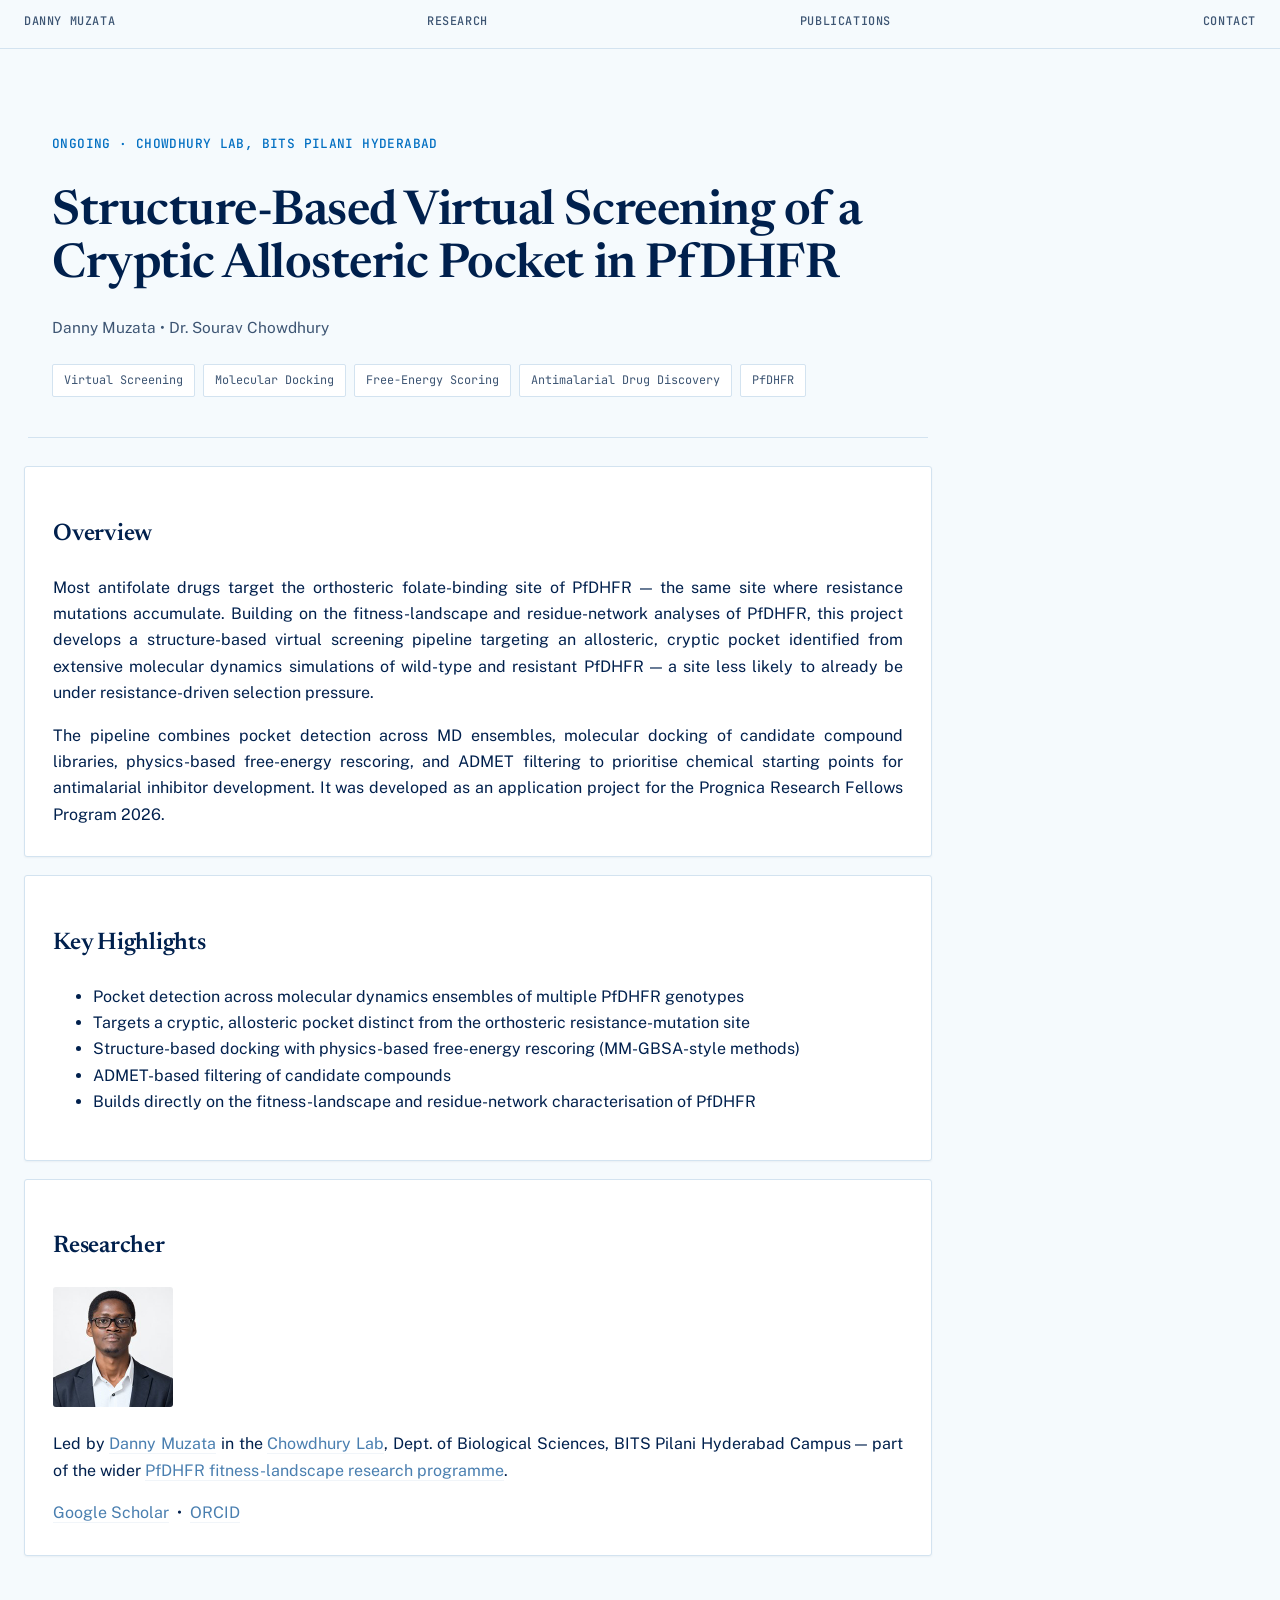
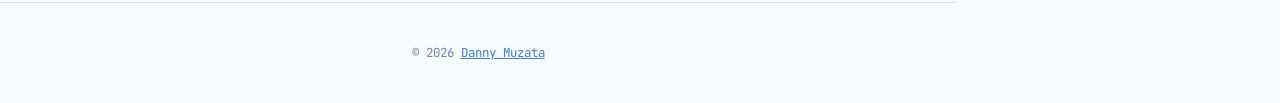
<file: projects/pfdhfr-virtual-screening.html>
<!DOCTYPE html>
<html lang="en">
<head>
<meta charset="UTF-8">
<meta name="viewport" content="width=device-width, initial-scale=1.0">

<title>Structure-Based Virtual Screening of PfDHFR | Danny Muzata</title>
<meta name="description" content="Danny Muzata's structure-based virtual screening project targeting a cryptic allosteric pocket in Plasmodium falciparum DHFR, applying docking and free-energy scoring to antimalarial drug discovery.">
<meta name="robots" content="index, follow">
<meta name="author" content="Danny Muzata">

<link rel="canonical" href="https://danmuzata.github.io/projects/pfdhfr-virtual-screening.html">
<link rel="author" href="https://danmuzata.github.io/">

<meta property="og:type" content="article">
<meta property="og:title" content="Structure-Based Virtual Screening of PfDHFR | Danny Muzata">
<meta property="og:description" content="Structure-based virtual screening targeting a cryptic allosteric pocket in Plasmodium falciparum DHFR.">
<meta property="og:url" content="https://danmuzata.github.io/projects/pfdhfr-virtual-screening.html">
<meta property="og:site_name" content="Danny Muzata">
<meta property="og:image" content="https://danmuzata.github.io/assets/images/pfdhfr-structure.png">
<meta property="og:image:type" content="image/png">
<meta property="article:author" content="https://danmuzata.github.io/">

<meta name="twitter:card" content="summary_large_image">
<meta name="twitter:title" content="Structure-Based Virtual Screening of PfDHFR | Danny Muzata">
<meta name="twitter:description" content="Structure-based virtual screening targeting a cryptic allosteric pocket in PfDHFR.">
<meta name="twitter:image" content="https://danmuzata.github.io/assets/images/pfdhfr-structure.png">

<script type="application/ld+json">
{
  "@context": "https://schema.org",
  "@graph": [
    {
      "@type": "Person",
      "@id": "https://danmuzata.github.io/#person",
      "name": "Danny Muzata",
      "url": "https://danmuzata.github.io/",
      "image": "https://danmuzata.github.io/assets/images/headshot-share.jpg",
      "jobTitle": "Biomedical Data Scientist",
      "affiliation": [{ "@type": "CollegeOrUniversity", "name": "BITS Pilani, Hyderabad Campus" }],
      "sameAs": [
        "https://scholar.google.com/citations?user=PciYrvsAAAAJ&hl=en",
        "https://github.com/danmuzata",
        "https://www.linkedin.com/in/danny-muzata",
        "https://orcid.org/0000-0003-0023-9233",
        "https://x.com/DMMuzata",
        "https://www.facebook.com/danny.muzata",
        "https://onehealthtrust.org/profile/phd-students/danny-muzata/",
        "https://www.bits-pilani.ac.in/research_scholars/danny-muzata/"
      ]
    },
    {
      "@type": "WebPage",
      "@id": "https://danmuzata.github.io/projects/pfdhfr-virtual-screening.html#webpage",
      "url": "https://danmuzata.github.io/projects/pfdhfr-virtual-screening.html",
      "name": "Structure-Based Virtual Screening of PfDHFR | Danny Muzata",
      "description": "Structure-based virtual screening targeting a cryptic allosteric pocket in Plasmodium falciparum DHFR.",
      "author": { "@id": "https://danmuzata.github.io/#person" },
      "isPartOf": { "@type": "WebSite", "@id": "https://danmuzata.github.io/#website", "url": "https://danmuzata.github.io/", "name": "Danny Muzata" }
    },
    {
      "@type": "BreadcrumbList",
      "@id": "https://danmuzata.github.io/projects/pfdhfr-virtual-screening.html#breadcrumb",
      "itemListElement": [
        { "@type": "ListItem", "position": 1, "name": "Danny Muzata", "item": "https://danmuzata.github.io/" },
        { "@type": "ListItem", "position": 2, "name": "PfDHFR Virtual Screening", "item": "https://danmuzata.github.io/projects/pfdhfr-virtual-screening.html" }
      ]
    }
  ]
}
</script>

<link href="https://fonts.googleapis.com/css2?family=Newsreader:ital,opsz,wght@0,6..72,400;0,6..72,500;0,6..72,600;0,6..72,700;1,6..72,400;1,6..72,500&family=Public+Sans:wght@400;500;600;700&family=JetBrains+Mono:wght@400;500;600&display=swap" rel="stylesheet">
<link rel="stylesheet" href="../assets/css/style.css">
</head>

<body>

<nav aria-label="Primary navigation">
  <a href="https://danmuzata.github.io/">Danny Muzata</a>
  <a href="https://danmuzata.github.io/#research">Research</a>
  <a href="https://danmuzata.github.io/#publications">Publications</a>
  <a href="https://danmuzata.github.io/#contact">Contact</a>
</nav>

<main>
<div class="project-hero">

  <p class="project-subtitle">Ongoing &middot; Chowdhury Lab, BITS Pilani Hyderabad</p>

  <h1>Structure-Based Virtual Screening of a Cryptic Allosteric Pocket in PfDHFR</h1>

  <p class="project-authors">Danny Muzata &bull; Dr. Sourav Chowdhury</p>

  <div class="project-tags">
    <span>Virtual Screening</span>
    <span>Molecular Docking</span>
    <span>Free-Energy Scoring</span>
    <span>Antimalarial Drug Discovery</span>
    <span>PfDHFR</span>
  </div>

</div>

<section>

  <div class="card">
    <h2>Overview</h2>

    <p>
      Most antifolate drugs target the orthosteric folate-binding site of PfDHFR &mdash;
      the same site where resistance mutations accumulate. Building on the fitness-landscape
      and residue-network analyses of PfDHFR, this project develops a structure-based virtual
      screening pipeline targeting an allosteric, cryptic pocket identified from extensive
      molecular dynamics simulations of wild-type and resistant PfDHFR &mdash; a site less
      likely to already be under resistance-driven selection pressure.
    </p>

    <p>
      The pipeline combines pocket detection across MD ensembles, molecular docking of
      candidate compound libraries, physics-based free-energy rescoring, and ADMET
      filtering to prioritise chemical starting points for antimalarial inhibitor
      development. It was developed as an application project for the Prognica Research
      Fellows Program 2026.
    </p>
  </div>

  <div class="card">
    <h2>Key Highlights</h2>

    <ul>
      <li>Pocket detection across molecular dynamics ensembles of multiple PfDHFR genotypes</li>
      <li>Targets a cryptic, allosteric pocket distinct from the orthosteric resistance-mutation site</li>
      <li>Structure-based docking with physics-based free-energy rescoring (MM-GBSA-style methods)</li>
      <li>ADMET-based filtering of candidate compounds</li>
      <li>Builds directly on the fitness-landscape and residue-network characterisation of PfDHFR</li>
    </ul>
  </div>

  <div class="card" id="lead-author">
    <h2>Researcher</h2>

    <img src="../assets/images/headshot-small.jpg"
         alt="Portrait of Danny Muzata"
         width="120" height="120" loading="lazy" decoding="async"
         style="border-radius:3px; max-width:120px; height:auto;">

    <p>
      Led by <a href="https://danmuzata.github.io/" rel="author">Danny Muzata</a> in the
      <a href="https://sites.google.com/view/evosysbiophysics/home" target="_blank" rel="noopener noreferrer">Chowdhury Lab</a>, Dept. of Biological Sciences, BITS Pilani Hyderabad Campus &mdash; part
      of the wider <a href="pfdhfr-fitness-landscape.html">PfDHFR fitness-landscape research
      programme</a>.
    </p>

    <p>
      <a href="https://scholar.google.com/citations?user=PciYrvsAAAAJ&hl=en" target="_blank" rel="noopener noreferrer">Google Scholar</a>
      &nbsp;&bull;&nbsp;
      <a href="https://orcid.org/0000-0003-0023-9233" target="_blank" rel="noopener noreferrer">ORCID</a>
    </p>
  </div>

</section>
</main>

<footer>
  © 2026 <a href="https://danmuzata.github.io/" rel="author">Danny Muzata</a>
</footer>


<script>
(function () {
  var LOCAL_SELECTOR = "main h1, main h2, main h3, main p, main li";
  var INDEX_PATH = "../data/search-index.json";

  function normalize(s) {
    return (s || "")
      .toLowerCase()
      .replace(/ph\.?\s*d\.?/g, "phd")
      .replace(/post[\s-]?doc(toral)?/g, "postdoc")
      .replace(/[^a-z0-9\s]/g, " ")
      .replace(/\s+/g, " ")
      .trim();
  }

  function queryTerms(rawQuery) {
    return normalize(rawQuery).split(" ").filter(Boolean).map(function (w) {
      return (w.length > 4 && w.charAt(w.length - 1) === "s") ? w.slice(0, -1) : w;
    });
  }

  function textHasAllTerms(text, terms) {
    if (!terms.length) return false;
    var normalized = normalize(text);
    return terms.every(function (t) { return normalized.indexOf(t) !== -1; });
  }

  function clearHighlights() {
    document.querySelectorAll(".search-hit").forEach(function (el) { el.classList.remove("search-hit"); });
  }

  function tryLocalHighlight(terms) {
    var candidates = document.querySelectorAll(LOCAL_SELECTOR);
    for (var i = 0; i < candidates.length; i++) {
      var el = candidates[i];
      if (textHasAllTerms(el.textContent, terms)) {
        el.classList.add("search-hit");
        el.scrollIntoView({ behavior: "smooth", block: "center" });
        return true;
      }
    }
    return false;
  }

  function onLoadQuery() {
    var params = new URLSearchParams(window.location.search);
    var q = params.get("q");
    if (!q) return;
    setTimeout(function () {
      tryLocalHighlight(queryTerms(q));
      history.replaceState(null, "", window.location.pathname + window.location.hash);
    }, 60);
  }

  if (document.readyState === "loading") {
    document.addEventListener("DOMContentLoaded", onLoadQuery);
  } else {
    onLoadQuery();
  }

  window.__runSiteSearch = function (rawQuery, opts) {
    var terms = queryTerms(rawQuery);
    clearHighlights();
    var statusEl = opts && opts.statusEl;
    if (statusEl) statusEl.hidden = true;
    if (!terms.length) return;

    if (tryLocalHighlight(terms)) {
      if (opts && opts.onFound) opts.onFound();
      return;
    }

    fetch(INDEX_PATH)
      .then(function (r) { return r.json(); })
      .then(function (pages) {
        var here = window.location.pathname;
        var match = pages.find(function (p) {
          if (!p.text || !textHasAllTerms(p.text, terms)) return false;
          try { return new URL(p.url).pathname !== here; } catch (e) { return true; }
        });
        if (match) {
          var dest = new URL(match.url).pathname;
          window.location.href = dest + "?q=" + encodeURIComponent(rawQuery.trim());
          return;
        }
        if (statusEl) {
          statusEl.textContent = "No results found anywhere on the site.";
          statusEl.hidden = false;
        }
        if (opts && opts.onNotFound) opts.onNotFound();
      })
      .catch(function () {
        if (statusEl) {
          statusEl.textContent = "Search index unavailable right now.";
          statusEl.hidden = false;
        }
      });
  };
})();
</script>

</body>
</html>
</file>
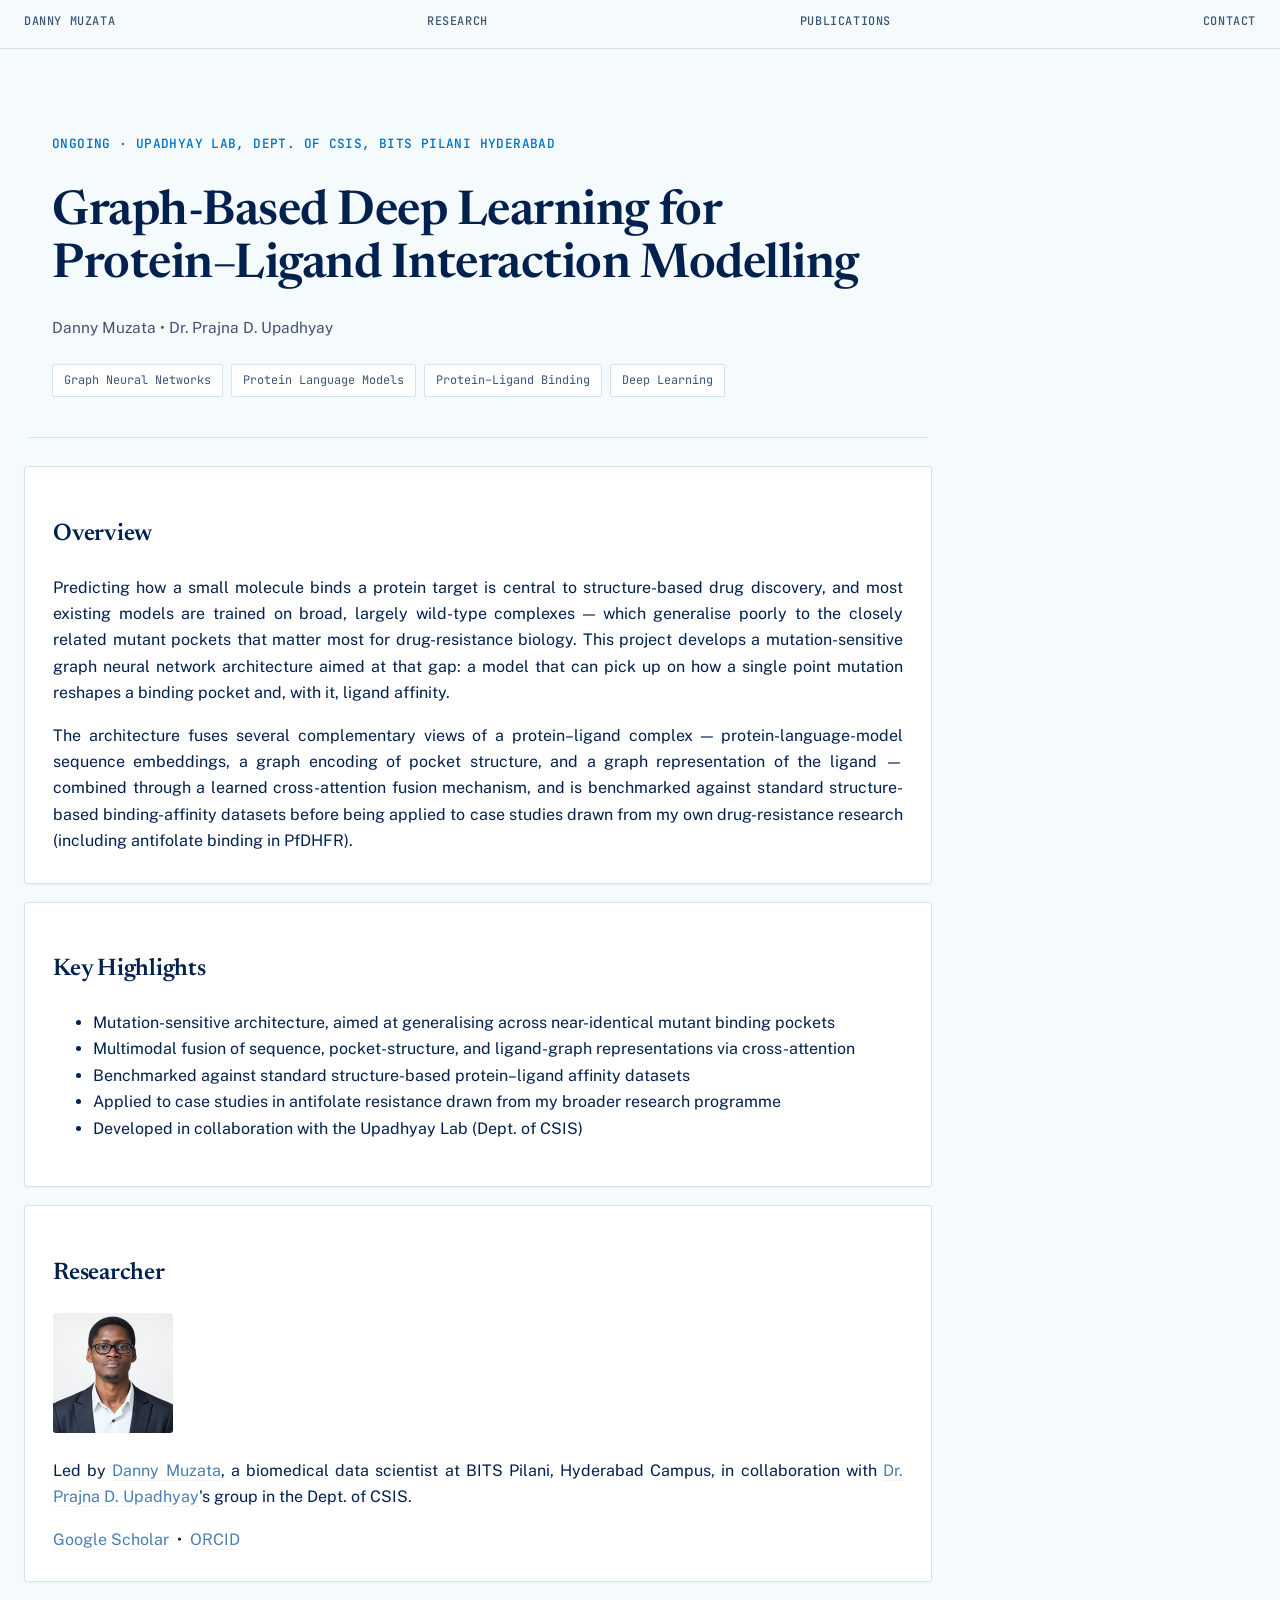
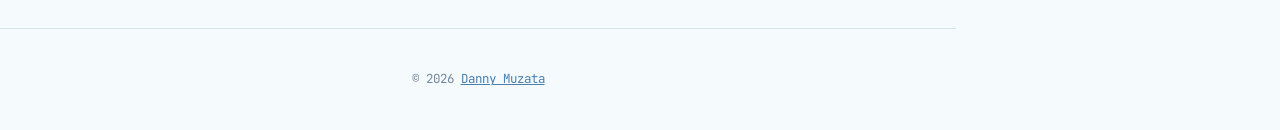
<file: projects/protein-ligand-interaction-modelling.html>
<!DOCTYPE html>
<html lang="en">
<head>
<meta charset="UTF-8">
<meta name="viewport" content="width=device-width, initial-scale=1.0">

<title>Protein–Ligand Interaction Modelling | Danny Muzata</title>
<meta name="description" content="Danny Muzata's work on graph-based deep learning for protein-ligand interaction modelling, developing mutation-sensitive graph neural networks for binding prediction.">
<meta name="robots" content="index, follow">
<meta name="author" content="Danny Muzata">

<link rel="canonical" href="https://danmuzata.github.io/projects/protein-ligand-interaction-modelling.html">
<link rel="author" href="https://danmuzata.github.io/">

<meta property="og:type" content="article">
<meta property="og:title" content="Protein–Ligand Interaction Modelling | Danny Muzata">
<meta property="og:description" content="Graph-based deep learning for protein-ligand interaction modelling, developing mutation-sensitive graph neural networks for binding prediction.">
<meta property="og:url" content="https://danmuzata.github.io/projects/protein-ligand-interaction-modelling.html">
<meta property="og:site_name" content="Danny Muzata">
<meta property="og:image" content="https://danmuzata.github.io/assets/images/headshot-share.jpg">
<meta property="og:image:type" content="image/jpeg">
<meta property="article:author" content="https://danmuzata.github.io/">

<meta name="twitter:card" content="summary_large_image">
<meta name="twitter:title" content="Protein–Ligand Interaction Modelling | Danny Muzata">
<meta name="twitter:description" content="Graph-based deep learning for protein-ligand binding prediction.">
<meta name="twitter:image" content="https://danmuzata.github.io/assets/images/headshot-share.jpg">

<script type="application/ld+json">
{
  "@context": "https://schema.org",
  "@graph": [
    {
      "@type": "Person",
      "@id": "https://danmuzata.github.io/#person",
      "name": "Danny Muzata",
      "url": "https://danmuzata.github.io/",
      "image": "https://danmuzata.github.io/assets/images/headshot-share.jpg",
      "jobTitle": "Biomedical Data Scientist",
      "affiliation": [{ "@type": "CollegeOrUniversity", "name": "BITS Pilani, Hyderabad Campus" }],
      "sameAs": [
        "https://scholar.google.com/citations?user=PciYrvsAAAAJ&hl=en",
        "https://github.com/danmuzata",
        "https://www.linkedin.com/in/danny-muzata",
        "https://orcid.org/0000-0003-0023-9233",
        "https://x.com/DMMuzata",
        "https://www.facebook.com/danny.muzata",
        "https://onehealthtrust.org/profile/phd-students/danny-muzata/",
        "https://www.bits-pilani.ac.in/research_scholars/danny-muzata/"
      ]
    },
    {
      "@type": "WebPage",
      "@id": "https://danmuzata.github.io/projects/protein-ligand-interaction-modelling.html#webpage",
      "url": "https://danmuzata.github.io/projects/protein-ligand-interaction-modelling.html",
      "name": "Protein–Ligand Interaction Modelling | Danny Muzata",
      "description": "Graph-based deep learning for protein-ligand interaction modelling, developing mutation-sensitive graph neural networks for binding prediction.",
      "author": { "@id": "https://danmuzata.github.io/#person" },
      "isPartOf": { "@type": "WebSite", "@id": "https://danmuzata.github.io/#website", "url": "https://danmuzata.github.io/", "name": "Danny Muzata" }
    },
    {
      "@type": "BreadcrumbList",
      "@id": "https://danmuzata.github.io/projects/protein-ligand-interaction-modelling.html#breadcrumb",
      "itemListElement": [
        { "@type": "ListItem", "position": 1, "name": "Danny Muzata", "item": "https://danmuzata.github.io/" },
        { "@type": "ListItem", "position": 2, "name": "Protein–Ligand Interaction Modelling", "item": "https://danmuzata.github.io/projects/protein-ligand-interaction-modelling.html" }
      ]
    }
  ]
}
</script>

<link href="https://fonts.googleapis.com/css2?family=Newsreader:ital,opsz,wght@0,6..72,400;0,6..72,500;0,6..72,600;0,6..72,700;1,6..72,400;1,6..72,500&family=Public+Sans:wght@400;500;600;700&family=JetBrains+Mono:wght@400;500;600&display=swap" rel="stylesheet">
<link rel="stylesheet" href="../assets/css/style.css">
</head>

<body>

<nav aria-label="Primary navigation">
  <a href="https://danmuzata.github.io/">Danny Muzata</a>
  <a href="https://danmuzata.github.io/#research">Research</a>
  <a href="https://danmuzata.github.io/#publications">Publications</a>
  <a href="https://danmuzata.github.io/#contact">Contact</a>
</nav>

<main>
<div class="project-hero">

  <p class="project-subtitle">Ongoing &middot; Upadhyay Lab, Dept. of CSIS, BITS Pilani Hyderabad</p>

  <h1>Graph-Based Deep Learning for Protein&ndash;Ligand Interaction Modelling</h1>

  <p class="project-authors">Danny Muzata &bull; Dr. Prajna D. Upadhyay</p>

  <div class="project-tags">
    <span>Graph Neural Networks</span>
    <span>Protein Language Models</span>
    <span>Protein–Ligand Binding</span>
    <span>Deep Learning</span>
  </div>

</div>

<section>

  <div class="card">
    <h2>Overview</h2>

    <p>
      Predicting how a small molecule binds a protein target is central to structure-based
      drug discovery, and most existing models are trained on broad, largely wild-type
      complexes &mdash; which generalise poorly to the closely related mutant pockets that
      matter most for drug-resistance biology. This project develops a mutation-sensitive
      graph neural network architecture aimed at that gap: a model that can pick up on how
      a single point mutation reshapes a binding pocket and, with it, ligand affinity.
    </p>

    <p>
      The architecture fuses several complementary views of a protein&ndash;ligand complex
      &mdash; protein-language-model sequence embeddings, a graph encoding of pocket
      structure, and a graph representation of the ligand &mdash; combined through a
      learned cross-attention fusion mechanism, and is benchmarked against standard
      structure-based binding-affinity datasets before being applied to case studies drawn
      from my own drug-resistance research (including antifolate binding in PfDHFR).
    </p>
  </div>

  <div class="card">
    <h2>Key Highlights</h2>

    <ul>
      <li>Mutation-sensitive architecture, aimed at generalising across near-identical mutant binding pockets</li>
      <li>Multimodal fusion of sequence, pocket-structure, and ligand-graph representations via cross-attention</li>
      <li>Benchmarked against standard structure-based protein&ndash;ligand affinity datasets</li>
      <li>Applied to case studies in antifolate resistance drawn from my broader research programme</li>
      <li>Developed in collaboration with the Upadhyay Lab (Dept. of CSIS)</li>
    </ul>
  </div>

  <div class="card" id="lead-author">
    <h2>Researcher</h2>

    <img src="../assets/images/headshot-small.jpg"
         alt="Portrait of Danny Muzata"
         width="120" height="120" loading="lazy" decoding="async"
         style="border-radius:3px; max-width:120px; height:auto;">

    <p>
      Led by <a href="https://danmuzata.github.io/" rel="author">Danny Muzata</a>, a
      biomedical data scientist at BITS Pilani, Hyderabad Campus, in collaboration with
      <a href="https://www.prajnaupadhyay.com/" target="_blank" rel="noopener noreferrer">Dr. Prajna D. Upadhyay</a>'s group in the Dept. of CSIS.
    </p>

    <p>
      <a href="https://scholar.google.com/citations?user=PciYrvsAAAAJ&hl=en" target="_blank" rel="noopener noreferrer">Google Scholar</a>
      &nbsp;&bull;&nbsp;
      <a href="https://orcid.org/0000-0003-0023-9233" target="_blank" rel="noopener noreferrer">ORCID</a>
    </p>
  </div>

</section>
</main>

<footer>
  © 2026 <a href="https://danmuzata.github.io/" rel="author">Danny Muzata</a>
</footer>


<script>
(function () {
  var LOCAL_SELECTOR = "main h1, main h2, main h3, main p, main li";
  var INDEX_PATH = "../data/search-index.json";

  function normalize(s) {
    return (s || "")
      .toLowerCase()
      .replace(/ph\.?\s*d\.?/g, "phd")
      .replace(/post[\s-]?doc(toral)?/g, "postdoc")
      .replace(/[^a-z0-9\s]/g, " ")
      .replace(/\s+/g, " ")
      .trim();
  }

  function queryTerms(rawQuery) {
    return normalize(rawQuery).split(" ").filter(Boolean).map(function (w) {
      return (w.length > 4 && w.charAt(w.length - 1) === "s") ? w.slice(0, -1) : w;
    });
  }

  function textHasAllTerms(text, terms) {
    if (!terms.length) return false;
    var normalized = normalize(text);
    return terms.every(function (t) { return normalized.indexOf(t) !== -1; });
  }

  function clearHighlights() {
    document.querySelectorAll(".search-hit").forEach(function (el) { el.classList.remove("search-hit"); });
  }

  function tryLocalHighlight(terms) {
    var candidates = document.querySelectorAll(LOCAL_SELECTOR);
    for (var i = 0; i < candidates.length; i++) {
      var el = candidates[i];
      if (textHasAllTerms(el.textContent, terms)) {
        el.classList.add("search-hit");
        el.scrollIntoView({ behavior: "smooth", block: "center" });
        return true;
      }
    }
    return false;
  }

  function onLoadQuery() {
    var params = new URLSearchParams(window.location.search);
    var q = params.get("q");
    if (!q) return;
    setTimeout(function () {
      tryLocalHighlight(queryTerms(q));
      history.replaceState(null, "", window.location.pathname + window.location.hash);
    }, 60);
  }

  if (document.readyState === "loading") {
    document.addEventListener("DOMContentLoaded", onLoadQuery);
  } else {
    onLoadQuery();
  }

  window.__runSiteSearch = function (rawQuery, opts) {
    var terms = queryTerms(rawQuery);
    clearHighlights();
    var statusEl = opts && opts.statusEl;
    if (statusEl) statusEl.hidden = true;
    if (!terms.length) return;

    if (tryLocalHighlight(terms)) {
      if (opts && opts.onFound) opts.onFound();
      return;
    }

    fetch(INDEX_PATH)
      .then(function (r) { return r.json(); })
      .then(function (pages) {
        var here = window.location.pathname;
        var match = pages.find(function (p) {
          if (!p.text || !textHasAllTerms(p.text, terms)) return false;
          try { return new URL(p.url).pathname !== here; } catch (e) { return true; }
        });
        if (match) {
          var dest = new URL(match.url).pathname;
          window.location.href = dest + "?q=" + encodeURIComponent(rawQuery.trim());
          return;
        }
        if (statusEl) {
          statusEl.textContent = "No results found anywhere on the site.";
          statusEl.hidden = false;
        }
        if (opts && opts.onNotFound) opts.onNotFound();
      })
      .catch(function () {
        if (statusEl) {
          statusEl.textContent = "Search index unavailable right now.";
          statusEl.hidden = false;
        }
      });
  };
})();
</script>

</body>
</html>
</file>
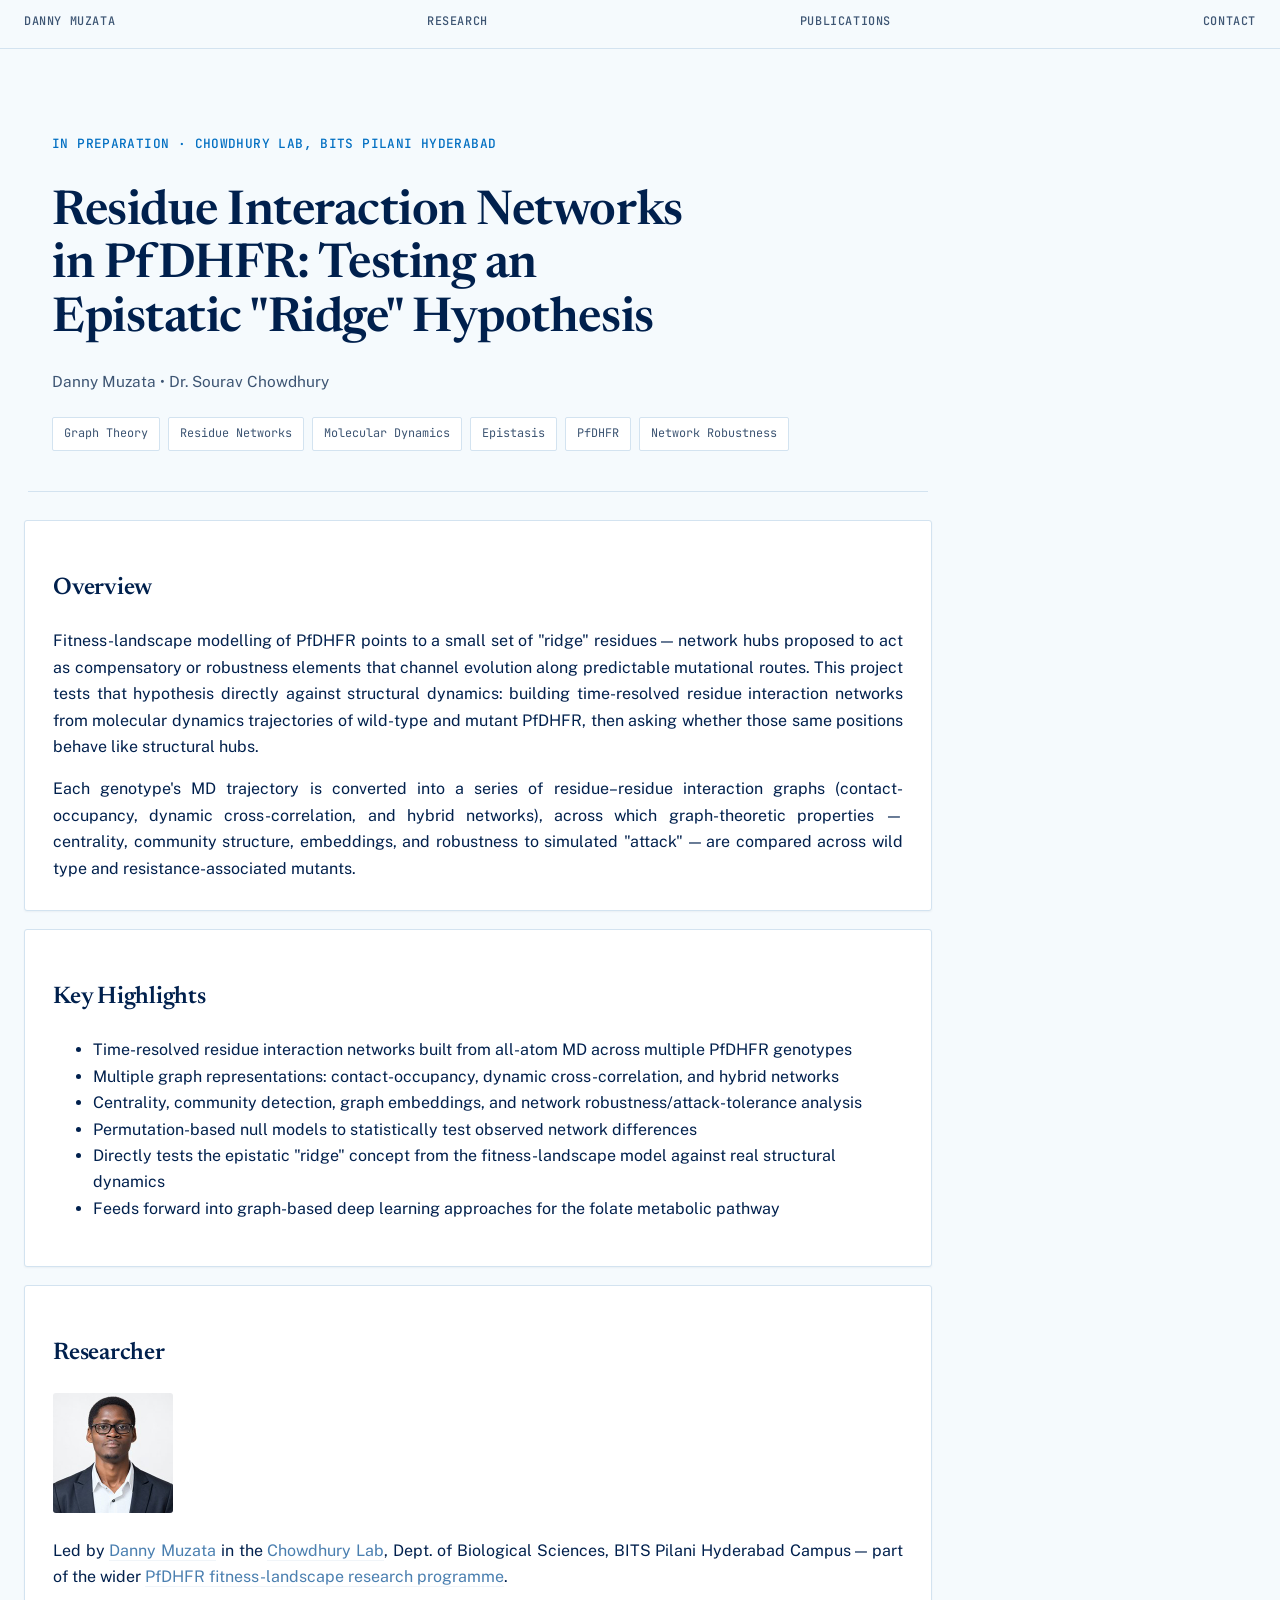
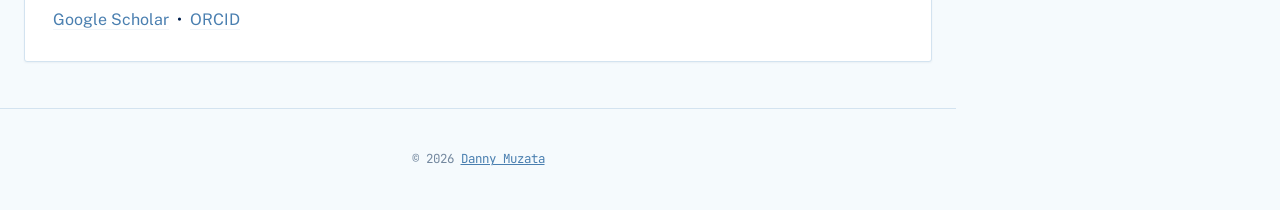
<file: projects/residue-networks-pfdhfr.html>
<!DOCTYPE html>
<html lang="en">
<head>
<meta charset="UTF-8">
<meta name="viewport" content="width=device-width, initial-scale=1.0">

<title>Residue Interaction Networks in PfDHFR | Danny Muzata</title>
<meta name="description" content="Danny Muzata's graph-theoretic analysis of molecular-dynamics-derived residue interaction networks across PfDHFR genotypes, testing an epistatic 'ridge' hypothesis in antifolate resistance.">
<meta name="robots" content="index, follow">
<meta name="author" content="Danny Muzata">

<link rel="canonical" href="https://danmuzata.github.io/projects/residue-networks-pfdhfr.html">
<link rel="author" href="https://danmuzata.github.io/">

<meta property="og:type" content="article">
<meta property="og:title" content="Residue Interaction Networks in PfDHFR | Danny Muzata">
<meta property="og:description" content="Graph-theoretic analysis of MD-derived residue interaction networks across PfDHFR genotypes, testing an epistatic 'ridge' hypothesis in antifolate resistance.">
<meta property="og:url" content="https://danmuzata.github.io/projects/residue-networks-pfdhfr.html">
<meta property="og:site_name" content="Danny Muzata">
<meta property="og:image" content="https://danmuzata.github.io/assets/images/pfdhfr-structure.png">
<meta property="og:image:type" content="image/png">
<meta property="article:author" content="https://danmuzata.github.io/">

<meta name="twitter:card" content="summary_large_image">
<meta name="twitter:title" content="Residue Interaction Networks in PfDHFR | Danny Muzata">
<meta name="twitter:description" content="Graph-theoretic analysis of MD-derived residue networks across PfDHFR genotypes.">
<meta name="twitter:image" content="https://danmuzata.github.io/assets/images/pfdhfr-structure.png">

<script type="application/ld+json">
{
  "@context": "https://schema.org",
  "@graph": [
    {
      "@type": "Person",
      "@id": "https://danmuzata.github.io/#person",
      "name": "Danny Muzata",
      "url": "https://danmuzata.github.io/",
      "image": "https://danmuzata.github.io/assets/images/headshot-share.jpg",
      "jobTitle": "Biomedical Data Scientist",
      "affiliation": [{ "@type": "CollegeOrUniversity", "name": "BITS Pilani, Hyderabad Campus" }],
      "sameAs": [
        "https://scholar.google.com/citations?user=PciYrvsAAAAJ&hl=en",
        "https://github.com/danmuzata",
        "https://www.linkedin.com/in/danny-muzata",
        "https://orcid.org/0000-0003-0023-9233",
        "https://x.com/DMMuzata",
        "https://www.facebook.com/danny.muzata",
        "https://onehealthtrust.org/profile/phd-students/danny-muzata/",
        "https://www.bits-pilani.ac.in/research_scholars/danny-muzata/"
      ]
    },
    {
      "@type": "WebPage",
      "@id": "https://danmuzata.github.io/projects/residue-networks-pfdhfr.html#webpage",
      "url": "https://danmuzata.github.io/projects/residue-networks-pfdhfr.html",
      "name": "Residue Interaction Networks in PfDHFR | Danny Muzata",
      "description": "Graph-theoretic analysis of MD-derived residue interaction networks across PfDHFR genotypes, testing an epistatic 'ridge' hypothesis in antifolate resistance.",
      "author": { "@id": "https://danmuzata.github.io/#person" },
      "isPartOf": { "@type": "WebSite", "@id": "https://danmuzata.github.io/#website", "url": "https://danmuzata.github.io/", "name": "Danny Muzata" }
    },
    {
      "@type": "BreadcrumbList",
      "@id": "https://danmuzata.github.io/projects/residue-networks-pfdhfr.html#breadcrumb",
      "itemListElement": [
        { "@type": "ListItem", "position": 1, "name": "Danny Muzata", "item": "https://danmuzata.github.io/" },
        { "@type": "ListItem", "position": 2, "name": "Residue Interaction Networks in PfDHFR", "item": "https://danmuzata.github.io/projects/residue-networks-pfdhfr.html" }
      ]
    }
  ]
}
</script>

<link href="https://fonts.googleapis.com/css2?family=Newsreader:ital,opsz,wght@0,6..72,400;0,6..72,500;0,6..72,600;0,6..72,700;1,6..72,400;1,6..72,500&family=Public+Sans:wght@400;500;600;700&family=JetBrains+Mono:wght@400;500;600&display=swap" rel="stylesheet">
<link rel="stylesheet" href="../assets/css/style.css">
</head>

<body>

<nav aria-label="Primary navigation">
  <a href="https://danmuzata.github.io/">Danny Muzata</a>
  <a href="https://danmuzata.github.io/#research">Research</a>
  <a href="https://danmuzata.github.io/#publications">Publications</a>
  <a href="https://danmuzata.github.io/#contact">Contact</a>
</nav>

<main>
<div class="project-hero">

  <p class="project-subtitle">In preparation &middot; Chowdhury Lab, BITS Pilani Hyderabad</p>

  <h1>Residue Interaction Networks in PfDHFR: Testing an Epistatic "Ridge" Hypothesis</h1>

  <p class="project-authors">Danny Muzata &bull; Dr. Sourav Chowdhury</p>

  <div class="project-tags">
    <span>Graph Theory</span>
    <span>Residue Networks</span>
    <span>Molecular Dynamics</span>
    <span>Epistasis</span>
    <span>PfDHFR</span>
    <span>Network Robustness</span>
  </div>

</div>

<section>

  <div class="card">
    <h2>Overview</h2>

    <p>
      Fitness-landscape modelling of PfDHFR points to a small set of "ridge" residues &mdash;
      network hubs proposed to act as compensatory or robustness elements that channel
      evolution along predictable mutational routes. This project tests that hypothesis
      directly against structural dynamics: building time-resolved residue interaction
      networks from molecular dynamics trajectories of wild-type and mutant PfDHFR, then
      asking whether those same positions behave like structural hubs.
    </p>

    <p>
      Each genotype's MD trajectory is converted into a series of residue&ndash;residue
      interaction graphs (contact-occupancy, dynamic cross-correlation, and hybrid
      networks), across which graph-theoretic properties &mdash; centrality, community
      structure, embeddings, and robustness to simulated "attack" &mdash; are compared
      across wild type and resistance-associated mutants.
    </p>
  </div>

  <div class="card">
    <h2>Key Highlights</h2>

    <ul>
      <li>Time-resolved residue interaction networks built from all-atom MD across multiple PfDHFR genotypes</li>
      <li>Multiple graph representations: contact-occupancy, dynamic cross-correlation, and hybrid networks</li>
      <li>Centrality, community detection, graph embeddings, and network robustness/attack-tolerance analysis</li>
      <li>Permutation-based null models to statistically test observed network differences</li>
      <li>Directly tests the epistatic "ridge" concept from the fitness-landscape model against real structural dynamics</li>
      <li>Feeds forward into graph-based deep learning approaches for the folate metabolic pathway</li>
    </ul>
  </div>

  <div class="card" id="lead-author">
    <h2>Researcher</h2>

    <img src="../assets/images/headshot-small.jpg"
         alt="Portrait of Danny Muzata"
         width="120" height="120" loading="lazy" decoding="async"
         style="border-radius:3px; max-width:120px; height:auto;">

    <p>
      Led by <a href="https://danmuzata.github.io/" rel="author">Danny Muzata</a> in the
      <a href="https://sites.google.com/view/evosysbiophysics/home" target="_blank" rel="noopener noreferrer">Chowdhury Lab</a>, Dept. of Biological Sciences, BITS Pilani Hyderabad Campus &mdash; part
      of the wider <a href="pfdhfr-fitness-landscape.html">PfDHFR fitness-landscape research
      programme</a>.
    </p>

    <p>
      <a href="https://scholar.google.com/citations?user=PciYrvsAAAAJ&hl=en" target="_blank" rel="noopener noreferrer">Google Scholar</a>
      &nbsp;&bull;&nbsp;
      <a href="https://orcid.org/0000-0003-0023-9233" target="_blank" rel="noopener noreferrer">ORCID</a>
    </p>
  </div>

</section>
</main>

<footer>
  © 2026 <a href="https://danmuzata.github.io/" rel="author">Danny Muzata</a>
</footer>


<script>
(function () {
  var LOCAL_SELECTOR = "main h1, main h2, main h3, main p, main li";
  var INDEX_PATH = "../data/search-index.json";

  function normalize(s) {
    return (s || "")
      .toLowerCase()
      .replace(/ph\.?\s*d\.?/g, "phd")
      .replace(/post[\s-]?doc(toral)?/g, "postdoc")
      .replace(/[^a-z0-9\s]/g, " ")
      .replace(/\s+/g, " ")
      .trim();
  }

  function queryTerms(rawQuery) {
    return normalize(rawQuery).split(" ").filter(Boolean).map(function (w) {
      return (w.length > 4 && w.charAt(w.length - 1) === "s") ? w.slice(0, -1) : w;
    });
  }

  function textHasAllTerms(text, terms) {
    if (!terms.length) return false;
    var normalized = normalize(text);
    return terms.every(function (t) { return normalized.indexOf(t) !== -1; });
  }

  function clearHighlights() {
    document.querySelectorAll(".search-hit").forEach(function (el) { el.classList.remove("search-hit"); });
  }

  function tryLocalHighlight(terms) {
    var candidates = document.querySelectorAll(LOCAL_SELECTOR);
    for (var i = 0; i < candidates.length; i++) {
      var el = candidates[i];
      if (textHasAllTerms(el.textContent, terms)) {
        el.classList.add("search-hit");
        el.scrollIntoView({ behavior: "smooth", block: "center" });
        return true;
      }
    }
    return false;
  }

  function onLoadQuery() {
    var params = new URLSearchParams(window.location.search);
    var q = params.get("q");
    if (!q) return;
    setTimeout(function () {
      tryLocalHighlight(queryTerms(q));
      history.replaceState(null, "", window.location.pathname + window.location.hash);
    }, 60);
  }

  if (document.readyState === "loading") {
    document.addEventListener("DOMContentLoaded", onLoadQuery);
  } else {
    onLoadQuery();
  }

  window.__runSiteSearch = function (rawQuery, opts) {
    var terms = queryTerms(rawQuery);
    clearHighlights();
    var statusEl = opts && opts.statusEl;
    if (statusEl) statusEl.hidden = true;
    if (!terms.length) return;

    if (tryLocalHighlight(terms)) {
      if (opts && opts.onFound) opts.onFound();
      return;
    }

    fetch(INDEX_PATH)
      .then(function (r) { return r.json(); })
      .then(function (pages) {
        var here = window.location.pathname;
        var match = pages.find(function (p) {
          if (!p.text || !textHasAllTerms(p.text, terms)) return false;
          try { return new URL(p.url).pathname !== here; } catch (e) { return true; }
        });
        if (match) {
          var dest = new URL(match.url).pathname;
          window.location.href = dest + "?q=" + encodeURIComponent(rawQuery.trim());
          return;
        }
        if (statusEl) {
          statusEl.textContent = "No results found anywhere on the site.";
          statusEl.hidden = false;
        }
        if (opts && opts.onNotFound) opts.onNotFound();
      })
      .catch(function () {
        if (statusEl) {
          statusEl.textContent = "Search index unavailable right now.";
          statusEl.hidden = false;
        }
      });
  };
})();
</script>

</body>
</html>
</file>
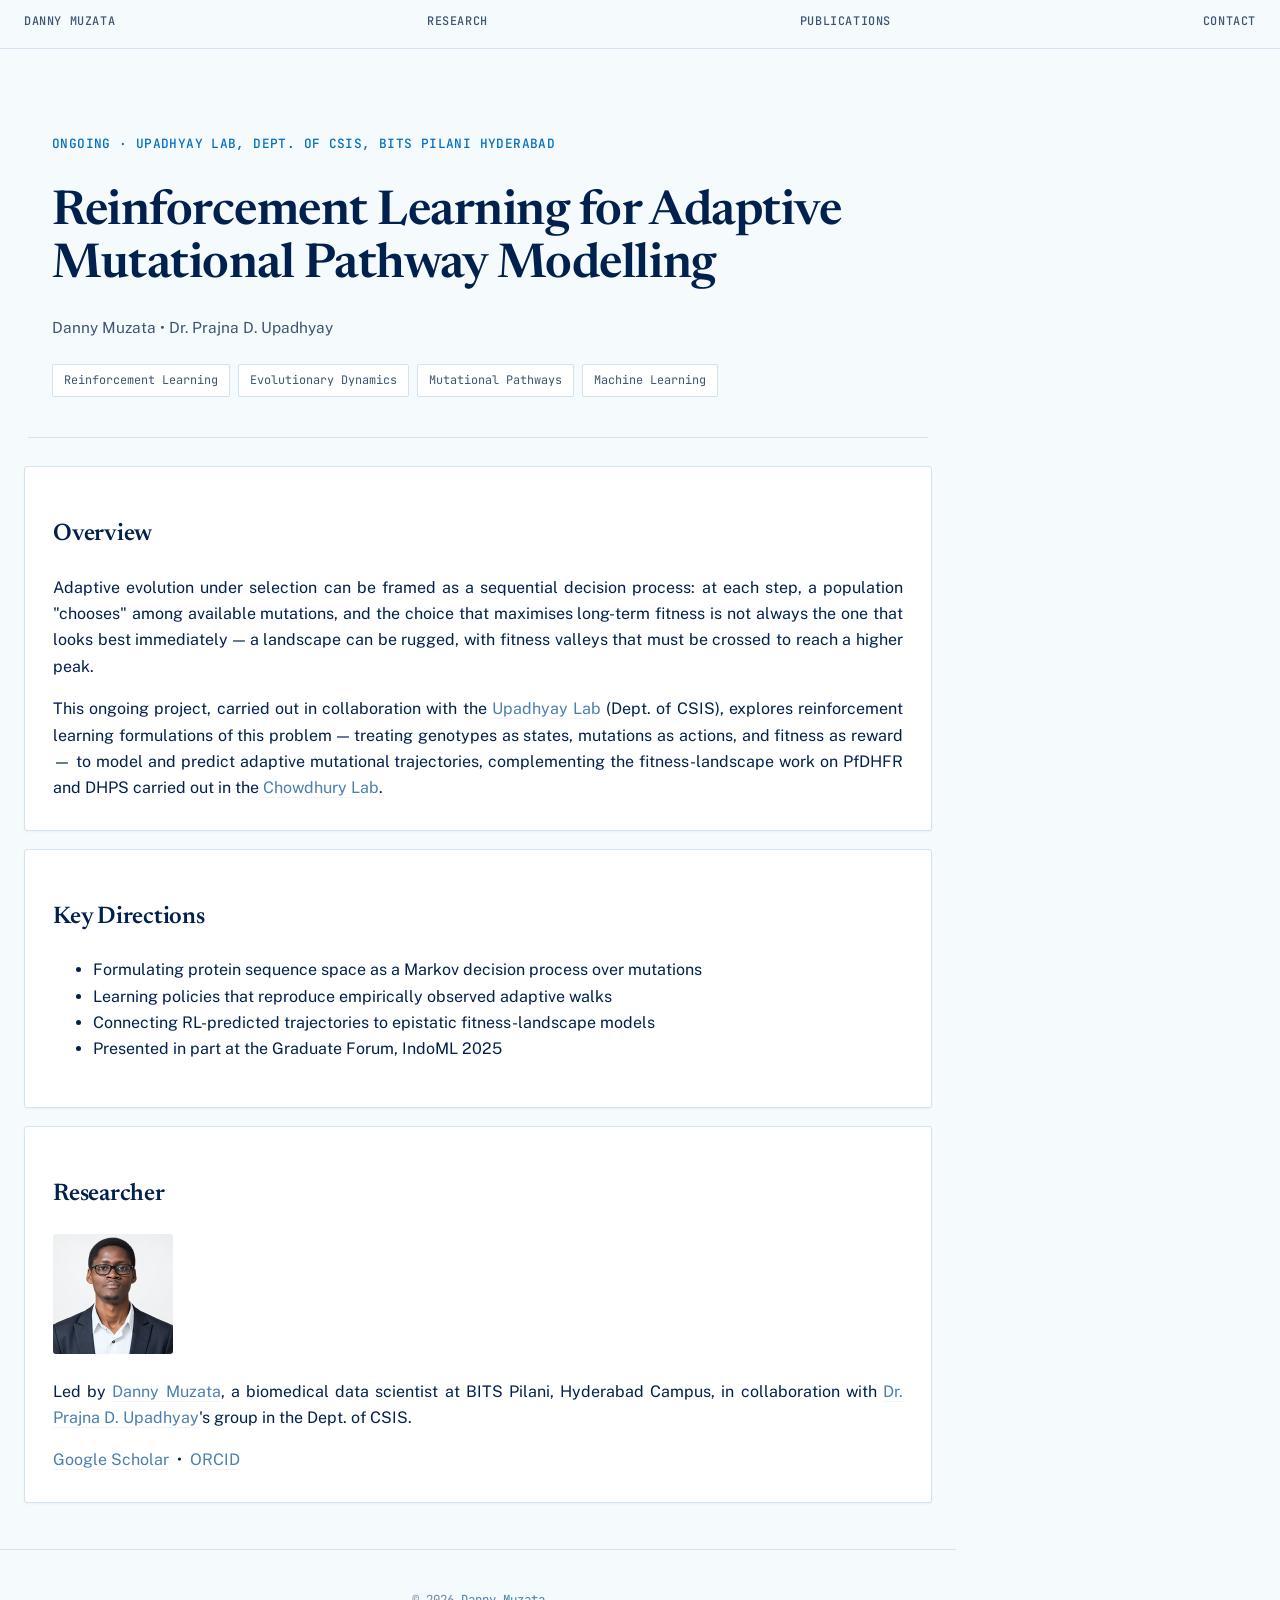
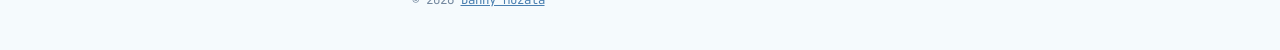
<file: projects/rl-adaptive-evolution.html>
<!DOCTYPE html>
<html lang="en">
<head>
<meta charset="UTF-8">
<meta name="viewport" content="width=device-width, initial-scale=1.0">

<title>Reinforcement Learning for Adaptive Evolution | Danny Muzata</title>
<meta name="description" content="Danny Muzata's ongoing research exploring reinforcement learning approaches for modelling adaptive mutational pathways in protein evolution.">
<meta name="robots" content="index, follow">
<meta name="author" content="Danny Muzata">

<link rel="canonical" href="https://danmuzata.github.io/projects/rl-adaptive-evolution.html">
<link rel="author" href="https://danmuzata.github.io/">

<meta property="og:type" content="article">
<meta property="og:title" content="Reinforcement Learning for Adaptive Evolution | Danny Muzata">
<meta property="og:description" content="Exploring reinforcement learning approaches for modelling adaptive mutational pathways in protein evolution.">
<meta property="og:url" content="https://danmuzata.github.io/projects/rl-adaptive-evolution.html">
<meta property="og:site_name" content="Danny Muzata">
<meta property="og:image" content="https://danmuzata.github.io/assets/images/headshot-share.jpg">
<meta property="og:image:type" content="image/jpeg">
<meta property="article:author" content="https://danmuzata.github.io/">

<meta name="twitter:card" content="summary_large_image">
<meta name="twitter:title" content="Reinforcement Learning for Adaptive Evolution | Danny Muzata">
<meta name="twitter:description" content="Reinforcement learning approaches for adaptive mutational pathway modelling in protein evolution.">
<meta name="twitter:image" content="https://danmuzata.github.io/assets/images/headshot-share.jpg">

<script type="application/ld+json">
{
  "@context": "https://schema.org",
  "@graph": [
    {
      "@type": "Person",
      "@id": "https://danmuzata.github.io/#person",
      "name": "Danny Muzata",
      "url": "https://danmuzata.github.io/",
      "image": "https://danmuzata.github.io/assets/images/headshot-share.jpg",
      "jobTitle": "Biomedical Data Scientist",
      "affiliation": [{ "@type": "CollegeOrUniversity", "name": "BITS Pilani, Hyderabad Campus" }],
      "sameAs": [
        "https://scholar.google.com/citations?user=PciYrvsAAAAJ&hl=en",
        "https://github.com/danmuzata",
        "https://www.linkedin.com/in/danny-muzata",
        "https://orcid.org/0000-0003-0023-9233",
        "https://x.com/DMMuzata",
        "https://www.facebook.com/danny.muzata",
        "https://onehealthtrust.org/profile/phd-students/danny-muzata/",
        "https://www.bits-pilani.ac.in/research_scholars/danny-muzata/"
      ]
    },
    {
      "@type": "WebPage",
      "@id": "https://danmuzata.github.io/projects/rl-adaptive-evolution.html#webpage",
      "url": "https://danmuzata.github.io/projects/rl-adaptive-evolution.html",
      "name": "Reinforcement Learning for Adaptive Evolution | Danny Muzata",
      "description": "Exploring reinforcement learning approaches for modelling adaptive mutational pathways in protein evolution.",
      "author": { "@id": "https://danmuzata.github.io/#person" },
      "isPartOf": { "@type": "WebSite", "@id": "https://danmuzata.github.io/#website", "url": "https://danmuzata.github.io/", "name": "Danny Muzata" }
    },
    {
      "@type": "BreadcrumbList",
      "@id": "https://danmuzata.github.io/projects/rl-adaptive-evolution.html#breadcrumb",
      "itemListElement": [
        { "@type": "ListItem", "position": 1, "name": "Danny Muzata", "item": "https://danmuzata.github.io/" },
        { "@type": "ListItem", "position": 2, "name": "RL for Adaptive Evolution", "item": "https://danmuzata.github.io/projects/rl-adaptive-evolution.html" }
      ]
    }
  ]
}
</script>

<link href="https://fonts.googleapis.com/css2?family=Newsreader:ital,opsz,wght@0,6..72,400;0,6..72,500;0,6..72,600;0,6..72,700;1,6..72,400;1,6..72,500&family=Public+Sans:wght@400;500;600;700&family=JetBrains+Mono:wght@400;500;600&display=swap" rel="stylesheet">
<link rel="stylesheet" href="../assets/css/style.css">
</head>

<body>

<nav aria-label="Primary navigation">
  <a href="https://danmuzata.github.io/">Danny Muzata</a>
  <a href="https://danmuzata.github.io/#research">Research</a>
  <a href="https://danmuzata.github.io/#publications">Publications</a>
  <a href="https://danmuzata.github.io/#contact">Contact</a>
</nav>

<main>
<div class="project-hero">

  <p class="project-subtitle">Ongoing &middot; Upadhyay Lab, Dept. of CSIS, BITS Pilani Hyderabad</p>

  <h1>Reinforcement Learning for Adaptive Mutational Pathway Modelling</h1>

  <p class="project-authors">Danny Muzata &bull; Dr. Prajna D. Upadhyay</p>

  <div class="project-tags">
    <span>Reinforcement Learning</span>
    <span>Evolutionary Dynamics</span>
    <span>Mutational Pathways</span>
    <span>Machine Learning</span>
  </div>

</div>

<section>

  <div class="card">
    <h2>Overview</h2>

    <p>
      Adaptive evolution under selection can be framed as a sequential decision process:
      at each step, a population "chooses" among available mutations, and the choice that
      maximises long-term fitness is not always the one that looks best immediately &mdash;
      a landscape can be rugged, with fitness valleys that must be crossed to reach a
      higher peak.
    </p>

    <p>
      This ongoing project, carried out in collaboration with the <a href="https://www.prajnaupadhyay.com/" target="_blank" rel="noopener noreferrer">Upadhyay Lab</a> (Dept. of
      CSIS), explores reinforcement learning formulations of this problem &mdash; treating
      genotypes as states, mutations as actions, and fitness as reward &mdash; to model and
      predict adaptive mutational trajectories, complementing the fitness-landscape work
      on PfDHFR and DHPS carried out in the <a href="https://sites.google.com/view/evosysbiophysics/home" target="_blank" rel="noopener noreferrer">Chowdhury Lab</a>.
    </p>
  </div>

  <div class="card">
    <h2>Key Directions</h2>

    <ul>
      <li>Formulating protein sequence space as a Markov decision process over mutations</li>
      <li>Learning policies that reproduce empirically observed adaptive walks</li>
      <li>Connecting RL-predicted trajectories to epistatic fitness-landscape models</li>
      <li>Presented in part at the Graduate Forum, IndoML 2025</li>
    </ul>
  </div>

  <div class="card" id="lead-author">
    <h2>Researcher</h2>

    <img src="../assets/images/headshot-small.jpg"
         alt="Portrait of Danny Muzata"
         width="120" height="120" loading="lazy" decoding="async"
         style="border-radius:3px; max-width:120px; height:auto;">

    <p>
      Led by <a href="https://danmuzata.github.io/" rel="author">Danny Muzata</a>, a
      biomedical data scientist at BITS Pilani, Hyderabad Campus, in collaboration with
      <a href="https://www.prajnaupadhyay.com/" target="_blank" rel="noopener noreferrer">Dr. Prajna D. Upadhyay</a>'s group in the Dept. of CSIS.
    </p>

    <p>
      <a href="https://scholar.google.com/citations?user=PciYrvsAAAAJ&hl=en" target="_blank" rel="noopener noreferrer">Google Scholar</a>
      &nbsp;&bull;&nbsp;
      <a href="https://orcid.org/0000-0003-0023-9233" target="_blank" rel="noopener noreferrer">ORCID</a>
    </p>
  </div>

</section>
</main>

<footer>
  © 2026 <a href="https://danmuzata.github.io/" rel="author">Danny Muzata</a>
</footer>


<script>
(function () {
  var LOCAL_SELECTOR = "main h1, main h2, main h3, main p, main li";
  var INDEX_PATH = "../data/search-index.json";

  function normalize(s) {
    return (s || "")
      .toLowerCase()
      .replace(/ph\.?\s*d\.?/g, "phd")
      .replace(/post[\s-]?doc(toral)?/g, "postdoc")
      .replace(/[^a-z0-9\s]/g, " ")
      .replace(/\s+/g, " ")
      .trim();
  }

  function queryTerms(rawQuery) {
    return normalize(rawQuery).split(" ").filter(Boolean).map(function (w) {
      return (w.length > 4 && w.charAt(w.length - 1) === "s") ? w.slice(0, -1) : w;
    });
  }

  function textHasAllTerms(text, terms) {
    if (!terms.length) return false;
    var normalized = normalize(text);
    return terms.every(function (t) { return normalized.indexOf(t) !== -1; });
  }

  function clearHighlights() {
    document.querySelectorAll(".search-hit").forEach(function (el) { el.classList.remove("search-hit"); });
  }

  function tryLocalHighlight(terms) {
    var candidates = document.querySelectorAll(LOCAL_SELECTOR);
    for (var i = 0; i < candidates.length; i++) {
      var el = candidates[i];
      if (textHasAllTerms(el.textContent, terms)) {
        el.classList.add("search-hit");
        el.scrollIntoView({ behavior: "smooth", block: "center" });
        return true;
      }
    }
    return false;
  }

  function onLoadQuery() {
    var params = new URLSearchParams(window.location.search);
    var q = params.get("q");
    if (!q) return;
    setTimeout(function () {
      tryLocalHighlight(queryTerms(q));
      history.replaceState(null, "", window.location.pathname + window.location.hash);
    }, 60);
  }

  if (document.readyState === "loading") {
    document.addEventListener("DOMContentLoaded", onLoadQuery);
  } else {
    onLoadQuery();
  }

  window.__runSiteSearch = function (rawQuery, opts) {
    var terms = queryTerms(rawQuery);
    clearHighlights();
    var statusEl = opts && opts.statusEl;
    if (statusEl) statusEl.hidden = true;
    if (!terms.length) return;

    if (tryLocalHighlight(terms)) {
      if (opts && opts.onFound) opts.onFound();
      return;
    }

    fetch(INDEX_PATH)
      .then(function (r) { return r.json(); })
      .then(function (pages) {
        var here = window.location.pathname;
        var match = pages.find(function (p) {
          if (!p.text || !textHasAllTerms(p.text, terms)) return false;
          try { return new URL(p.url).pathname !== here; } catch (e) { return true; }
        });
        if (match) {
          var dest = new URL(match.url).pathname;
          window.location.href = dest + "?q=" + encodeURIComponent(rawQuery.trim());
          return;
        }
        if (statusEl) {
          statusEl.textContent = "No results found anywhere on the site.";
          statusEl.hidden = false;
        }
        if (opts && opts.onNotFound) opts.onNotFound();
      })
      .catch(function () {
        if (statusEl) {
          statusEl.textContent = "Search index unavailable right now.";
          statusEl.hidden = false;
        }
      });
  };
})();
</script>

</body>
</html>
</file>
<file: assets/css/style.css>
/* ==========================================================================
   Danny Muzata — Field Notebook design system
   Concept: the contour line of a fitness landscape as structural motif;
   genome-browser precision (mono, coordinates, specimen tags) meets an
   editorial scientific-journal hand (serif headings, real bibliography).
   ========================================================================== */

:root {
  --paper: #f5fafd;
  --paper-raised: #ffffff;
  --paper-sunken: #e7f2fb;
  --ink: #00204d;
  --ink-soft: #3d5573;
  --ink-faint: #74889f;
  --line: #d3e3f0;
  --line-strong: #a9c3dc;

  --azure: #026fc2;
  --azure-deep: #014a8a;
  --azure-wash: rgba(2, 111, 194, 0.08);
  --azure-wash-strong: rgba(2, 111, 194, 0.16);

  --amber: #d06d0c;
  --amber-wash: rgba(208, 109, 12, 0.1);

  --seq-blue: #4a7fb0;
  --seq-blue-wash: rgba(74, 127, 176, 0.08);

  --shadow: 0 1px 2px rgba(0, 32, 77, 0.05);

  --font-display: 'Newsreader', 'Iowan Old Style', Georgia, serif;
  --font-body: 'Public Sans', -apple-system, BlinkMacSystemFont, 'Segoe UI', sans-serif;
  --font-mono: 'JetBrains Mono', ui-monospace, 'SFMono-Regular', Menlo, monospace;
}

body.dark {
  --paper: #061529;
  --paper-raised: #0b2038;
  --paper-sunken: #04101f;
  --ink: #eaf3fc;
  --ink-soft: #a9c3dc;
  --ink-faint: #6f89a6;
  --line: #16324f;
  --line-strong: #234563;

  --azure: #5aa8e8;
  --azure-deep: #8cc4f2;
  --azure-wash: rgba(90, 168, 232, 0.14);
  --azure-wash-strong: rgba(90, 168, 232, 0.22);

  --amber: #f5a445;
  --amber-wash: rgba(245, 164, 69, 0.14);

  --seq-blue: #7fb2df;
  --seq-blue-wash: rgba(127, 178, 223, 0.12);

  --shadow: 0 1px 3px rgba(0, 0, 0, 0.4);
}

/* ---------- reset & base ---------- */

* { box-sizing: border-box; }

html {
  scroll-behavior: smooth;
}

body {
  font-family: var(--font-body);
  margin: 0;
  line-height: 1.65;
  background: var(--paper);
  color: var(--ink);
  font-size: 16px;
  transition: background 0.3s ease, color 0.3s ease;
}

img { max-width: 100%; }

::selection { background: var(--azure-wash-strong); color: var(--ink); }

a { color: var(--seq-blue); }

h1, h2, h3 {
  font-family: var(--font-display);
  font-weight: 600;
  text-wrap: balance;
  color: var(--ink);
  letter-spacing: -0.01em;
}

em, i { font-style: italic; }

/* mono "eyebrow" label used throughout as section/field labels */
.eyebrow {
  display: block;
  font-family: var(--font-mono);
  font-size: 0.72rem;
  font-weight: 500;
  letter-spacing: 0.14em;
  text-transform: uppercase;
  color: var(--azure);
}

/* ---------- nav (ruler bar) ---------- */

nav {
  display: flex;
  align-items: center;
  justify-content: space-between;
  gap: 18px;
  padding: 12px 24px;
  background: color-mix(in srgb, var(--paper) 92%, transparent);
  backdrop-filter: blur(6px);
  border-bottom: 1px solid var(--line);
  position: sticky;
  top: 0;
  z-index: 1000;
  /* nav sits above the quotes rail (which starts at top: 54px), so it never
     overlaps it — reclaim the width body reserves for the rail below it */
  margin-right: calc(-1 * (var(--quotes-w, 0px) + var(--quotes-inset, 0px) + 8px));
}

.nav-links {
  display: flex;
  align-items: center;
  gap: 22px;
  overflow-x: auto;
  white-space: nowrap;
  flex: 1 1 auto;
  min-width: 0;
}

.nav-links::-webkit-scrollbar { display: none; }

nav a {
  text-decoration: none;
  font-family: var(--font-mono);
  font-size: 0.74rem;
  font-weight: 500;
  letter-spacing: 0.05em;
  text-transform: uppercase;
  color: var(--ink-soft);
  padding-bottom: 3px;
  border-bottom: 1px solid transparent;
  transition: color 0.2s ease, border-color 0.2s ease;
}

nav a:hover {
  color: var(--azure);
  border-bottom-color: var(--azure);
}

.nav-brand {
  flex: 0 0 auto;
  display: flex;
  align-items: center;
  line-height: 0;
}
.nav-brand img { height: 30px; width: auto; display: block; }

.nav-social {
  display: flex;
  align-items: center;
  gap: 10px;
  flex: 0 0 auto;
  padding-left: 16px;
  border-left: 1px solid var(--line);
}

.nav-social a {
  display: inline-flex;
  align-items: center;
  justify-content: center;
  width: 26px;
  height: 26px;
  color: var(--ink-faint);
  font-size: 0.92rem;
  border-bottom: none;
  padding-bottom: 0;
  transition: color 0.2s ease, transform 0.2s ease, opacity 0.2s ease;
}
.nav-social a:hover { transform: translateY(-2px); opacity: 0.8; }
.nav-social a img { width: 22px; height: 22px; object-fit: contain; display: block; }
.nav-social a img.icon-orcid { width: 26px; height: 26px; }
.nav-social a.icon-fa {
  color: var(--ink-soft);
  border: 1px solid var(--line-strong);
  border-radius: 999px;
  font-size: 0.86rem;
}
.nav-social a.icon-fa:hover { color: var(--azure); border-color: var(--azure); }

.nav-search { position: relative; flex: 0 0 auto; display: flex; align-items: center; }

#searchToggle {
  background: none;
  border: 1px solid var(--line);
  border-radius: 999px;
  width: 28px;
  height: 28px;
  color: var(--azure);
  cursor: pointer;
  display: grid;
  place-items: center;
}
#searchToggle:hover { border-color: var(--azure); }

.search-form {
  position: absolute;
  top: 36px;
  right: 0;
  width: 240px;
  z-index: 50;
}
.search-form[hidden] { display: none; }

.search-form input {
  width: 100%;
  box-sizing: border-box;
  font-family: var(--font-mono);
  font-size: 0.8rem;
  padding: 8px 12px;
  border: 1px solid var(--line-strong);
  border-radius: 4px;
  background: var(--paper-raised);
  color: var(--ink);
  box-shadow: 0 8px 20px rgba(0, 32, 77, 0.12);
}
.search-form input:focus { outline: none; border-color: var(--azure); }

.search-status {
  margin: 6px 0 0;
  padding: 6px 10px;
  font-family: var(--font-mono);
  font-size: 0.7rem;
  color: var(--ink-soft);
  background: var(--paper-raised);
  border: 1px solid var(--line-strong);
  border-radius: 4px;
  box-shadow: 0 8px 20px rgba(0, 32, 77, 0.12);
}
.search-status[hidden] { display: none; }

.search-hit { outline: 2px solid var(--amber); outline-offset: 4px; border-radius: 2px; }

/* ---------- section rhythm ---------- */

section {
  max-width: 1400px;
  margin: auto;
  padding: 28px 24px;
}

section > h2 {
  font-size: clamp(1.6rem, 3vw, 2.1rem);
  margin: 0.35rem 0 1.6rem;
}

/* contour-line divider, the recurring motif */
.contour {
  max-width: 1100px;
  margin: 0 auto;
  padding: 0 24px;
  color: var(--line-strong);
  opacity: 0.7;
}

.contour svg {
  display: block;
  width: 100%;
  height: 30px;
}

.contour path {
  fill: none;
  stroke: currentColor;
  stroke-width: 1;
}

/* ---------- generic card / specimen index-card ---------- */

.card {
  background: var(--paper-raised);
  color: var(--ink);
  padding: 28px;
  border-radius: 3px;
  margin-bottom: 18px;
  border: 1px solid var(--line);
  box-shadow: var(--shadow);
  max-width: 1400px;
  margin-left: auto;
  margin-right: auto;
}

.card a { color: var(--seq-blue); text-decoration: none; border-bottom: 1px solid var(--seq-blue-wash); }
.card a:hover { border-bottom-color: var(--seq-blue); }

/* justified long-form prose, hyphenated for clean rag on narrow columns */
.card p,
.hero-tagline,
.lab-content p {
  text-align: justify;
  text-justify: inter-word;
  hyphens: auto;
}
.card p:last-child { margin-bottom: 0; }

.card,
.publication-item,
.teaching-item,
.hero,
nav {
  transition: background 0.3s ease, border-color 0.3s ease, color 0.3s ease;
}

/* research interests */
.interest-list {
  list-style: none;
  padding-left: 0;
  margin: 0;
  display: grid;
  grid-template-columns: 1fr 1fr;
  gap: 0;
}

.interest-list li {
  padding: 11px 0 11px 22px;
  border-bottom: 1px solid var(--line);
  position: relative;
  font-size: 0.96rem;
}

.interest-list li::before {
  content: "\2022";
  position: absolute;
  left: 4px;
  color: var(--azure);
  font-weight: 700;
}

/* ---------- core-sample timeline ---------- */

.timeline {
  border-left: 1px solid var(--line-strong);
  padding-left: 24px;
  position: relative;
}

.timeline div {
  margin-bottom: 26px;
  position: relative;
}

.timeline div::before {
  content: "";
  position: absolute;
  left: -28.5px;
  top: 6px;
  width: 7px;
  height: 7px;
  border-radius: 50%;
  background: var(--azure);
  border: 2px solid var(--paper);
  box-shadow: 0 0 0 1px var(--azure);
}

.timeline b { font-family: var(--font-mono); font-weight: 600; font-size: 0.92rem; letter-spacing: 0.01em; }

.section-subtitle {
  font-family: var(--font-mono);
  color: var(--ink-soft);
  margin-bottom: 34px;
  font-size: 0.85rem;
  letter-spacing: 0.02em;
}

/* ---------- experience / teaching list ---------- */

.teaching-list {
  display: flex;
  flex-direction: column;
  gap: 16px;
}

.teaching-item {
  display: flex;
  gap: 28px;
  background: var(--paper-raised);
  border: 1px solid var(--line);
  border-radius: 3px;
  padding: 22px 24px;
}

.teaching-date {
  min-width: 150px;
  font-family: var(--font-mono);
  font-size: 0.82rem;
  font-weight: 500;
  color: var(--azure);
  padding-top: 2px;
}

.teaching-content h3 { margin: 0 0 4px 0; font-size: 1.04rem; color: var(--ink); font-family: var(--font-display); }
.teaching-content p { margin: 0 0 12px 0; color: var(--ink-soft); font-size: 0.94rem; }
.teaching-content ul.content-list { margin: 0; }

@media (max-width: 768px) {
  .teaching-item { flex-direction: column; gap: 10px; }
  .teaching-date { min-width: auto; }
}

/* ---------- publications: real bibliography ---------- */

.pub-metrics {
  font-family: var(--font-mono);
  font-size: 0.82rem;
  color: var(--ink-soft);
}

.publication-list {
  display: flex;
  flex-direction: column;
  gap: 0;
  counter-reset: pub;
  border-top: 1px solid var(--line);
}

.publication-item {
  border-bottom: 1px solid var(--line);
  padding: 26px 0 26px 44px;
  position: relative;
  counter-increment: pub;
}

.publication-item::before {
  content: counter(pub, decimal-leading-zero);
  position: absolute;
  left: 0;
  top: 27px;
  font-family: var(--font-mono);
  font-size: 0.78rem;
  color: var(--ink-faint);
}

.publication-item h3 {
  margin-top: 0;
  margin-bottom: 10px;
  font-size: 1.1rem;
  font-weight: 500;
  line-height: 1.5;
  color: var(--ink);
}

.pub-authors { color: var(--ink-soft); margin-bottom: 6px; font-size: 0.94rem; }
.pub-venue { font-family: var(--font-mono); color: var(--ink-faint); margin-bottom: 14px; font-size: 0.82rem; }
.pub-venue em { font-family: var(--font-display); font-style: italic; }
.pub-summary { color: var(--ink-soft); line-height: 1.7; margin-bottom: 14px; }

.pub-link { color: var(--seq-blue); text-decoration: none; font-weight: 500; font-size: 0.92rem; border-bottom: 1px solid var(--seq-blue-wash); }
.pub-link:hover { border-bottom-color: var(--seq-blue); }

.pub-status {
  display: inline-block;
  font-family: var(--font-mono);
  font-size: 0.66rem;
  font-weight: 600;
  letter-spacing: 0.06em;
  text-transform: uppercase;
  padding: 0.18rem 0.5rem;
  border-radius: 2px;
  margin-left: 0.5rem;
  vertical-align: middle;
  border: 1px solid transparent;
}
.pub-status.published { color: var(--azure); border-color: var(--azure-wash-strong); background: var(--azure-wash); }
.pub-status.accepted { color: var(--paper-raised); border-color: var(--azure-deep); background: var(--azure-deep); }
.pub-status.preprint { color: var(--amber); border-color: var(--amber-wash); background: var(--amber-wash); }
.pub-status.review { color: var(--seq-blue); border-color: var(--seq-blue-wash); background: var(--seq-blue-wash); }
.pub-status.chapter { color: var(--ink-soft); border-color: var(--line); background: var(--paper-sunken); }

body.dark .hero-badges span {
  background: var(--azure-wash);
  border: 1px solid var(--azure-wash-strong);
  color: var(--ink);
}

/* ---------- research visualization ---------- */

.research-demo { margin-top: 56px; }

.research-demo h3 { font-size: 1.3rem; color: var(--ink); margin-bottom: 10px; }

.demo-subtitle {
  color: var(--ink-soft);
  max-width: 680px;
  line-height: 1.7;
  margin: 0 0 20px;
}

.demo-tags {
  display: flex;
  flex-wrap: wrap;
  gap: 8px;
  margin-bottom: 22px;
  font-family: var(--font-mono);
}

.demo-tags span {
  background: var(--paper-raised);
  border: 1px solid var(--line);
  padding: 5px 11px;
  border-radius: 2px;
  font-size: 0.76rem;
  color: var(--ink-soft);
}

canvas {
  width: 100%;
  max-width: 100%;
  height: auto;
  display: block;
  margin: 0;
  border-radius: 3px;
  border: 1px solid var(--line);
}

/* ---------- contact maps ---------- */

.maps-grid {
  max-width: 1400px;
  margin: 1.4rem auto 0;
  display: grid;
  grid-template-columns: repeat(2, minmax(0, 1fr));
  gap: 1px;
  background: var(--line);
  border: 1px solid var(--line);
}

.map-card { background: var(--paper-raised); }

.map-card figcaption {
  display: flex;
  align-items: center;
  gap: 0.6rem;
  font-family: var(--font-mono);
  font-size: 0.76rem;
  letter-spacing: 0.03em;
  color: var(--ink-soft);
  padding: 0.7rem 1.1rem;
  border-bottom: 1px solid var(--line);
}
.map-logo { width: 22px; height: 22px; object-fit: contain; flex: 0 0 auto; }

.map-card iframe {
  display: block;
  width: 100%;
  height: 260px;
  border: 0;
}

@media (max-width: 680px) {
  .maps-grid { grid-template-columns: 1fr; }
}

/* ---------- resume tabs ---------- */

.resume-tabs {
  display: flex;
  flex-wrap: wrap;
  gap: 4px;
  border-bottom: 1px solid var(--line);
  margin-bottom: 1.8rem;
}

.resume-tab {
  font-family: var(--font-mono);
  font-size: 0.76rem;
  font-weight: 500;
  letter-spacing: 0.02em;
  color: var(--ink-soft);
  background: none;
  border: none;
  border-bottom: 2px solid transparent;
  padding: 10px 4px;
  margin-right: 18px;
  cursor: pointer;
  white-space: nowrap;
}
.resume-tab:hover { color: var(--azure); }
.resume-tab.active { color: var(--azure); border-bottom-color: var(--azure); }

.resume-panel[hidden] { display: none; }

.references-list { display: flex; flex-direction: column; gap: 1px; background: var(--line); border: 1px solid var(--line); }
.reference-item { display: flex; gap: 1rem; align-items: center; padding: 1.1rem 1.3rem; background: var(--paper-raised); }
.reference-item img { width: 56px; height: 56px; border-radius: 999px; object-fit: cover; border: 1px solid var(--line-strong); flex: 0 0 auto; }
.reference-item h3 { margin: 0 0 0.15rem; font-size: 0.98rem; }
.reference-role { font-family: var(--font-mono); font-size: 0.68rem; text-transform: uppercase; letter-spacing: 0.04em; color: var(--azure); margin: 0 0 0.3rem; }
.reference-item p:last-child { margin: 0; font-size: 0.86rem; color: var(--ink-soft); }

@media (max-width: 560px) {
  .reference-item { flex-direction: column; align-items: flex-start; }
}

@media (max-width: 700px) {
  .resume-tabs { overflow-x: auto; flex-wrap: nowrap; }
  .resume-tab { margin-right: 14px; }
}

/* ---------- footer ---------- */

footer {
  text-align: center;
  padding: 40px 20px;
  font-family: var(--font-mono);
  font-size: 0.78rem;
  color: var(--ink-faint);
  border-top: 1px solid var(--line);
}

.footer-signature { display: block; height: 48px; width: auto; margin: 0 auto 10px; opacity: 0.85; }

/* ---------- masthead hero ---------- */

.hero {
  display: flex;
  flex-direction: column;
  padding: 64px 40px 56px;
  max-width: 1400px;
  margin: 0 auto;
  position: relative;
  border-bottom: 1px solid var(--line);
}

.hero-top {
  display: flex;
  align-items: flex-start;
  justify-content: flex-start;
  gap: 56px;
  width: 100%;
}

.hero-left { flex: 0 1 auto; max-width: 620px; }

.hero h1 {
  font-size: clamp(2.6rem, 6vw, 4.4rem);
  font-weight: 600;
  margin: 0 0 6px;
  letter-spacing: -0.02em;
  line-height: 1;
}
.hero h1 .name-accent { color: var(--azure); }

.subtitle {
  font-family: var(--font-mono);
  color: var(--azure);
  font-weight: 500;
  font-size: 0.86rem;
  letter-spacing: 0.02em;
  text-transform: uppercase;
}

.affiliation {
  color: var(--ink-soft);
  margin-top: 8px;
  font-size: 0.95rem;
}

.hero-tagline {
  margin-top: 18px;
  color: var(--ink-soft);
  line-height: 1.75;
  font-size: 1.06rem;
  max-width: 58ch;
}

.hero-badges { margin-top: 18px; }

/* links row: mono, ruler-tick separated */
.icon-row {
  margin-top: 20px;
  display: flex;
  flex-wrap: wrap;
  align-items: center;
  gap: 10px;
}

.icon-row a {
  display: inline-flex;
  align-items: center;
  justify-content: center;
  width: 38px;
  height: 38px;
  border-radius: 999px;
  border: 1px solid var(--line-strong);
  background: var(--paper-raised);
  color: var(--ink-soft);
  font-size: 1rem;
  text-decoration: none;
  transition: color 0.2s ease, border-color 0.2s ease, transform 0.2s ease;
}

.icon-row a:hover {
  color: var(--azure);
  border-color: var(--azure);
  transform: translateY(-2px);
}

.icon-row a span { display: none; }
.icon-row a img { width: 20px; height: 20px; object-fit: contain; display: block; }
.icon-row a.icon-svg svg { display: block; }

.hero-buttons { margin-top: 26px; display: flex; gap: 12px; flex-wrap: wrap; }

.hero-btn {
  display: inline-block;
  padding: 11px 20px;
  border-radius: 2px;
  background: var(--azure);
  color: var(--paper);
  text-decoration: none;
  font-weight: 600;
  font-size: 0.9rem;
  border: 1px solid var(--azure);
  transition: 0.2s ease;
}

.hero-btn:hover { background: var(--azure-deep); border-color: var(--azure-deep); }

/* portrait: framed, editorial, right-aligned against the hero column */
.hero-right { flex: 0 1 190px; min-width: 0; }

.profile-wrapper {
  padding: 0;
  background: none;
  width: 100%;
  max-width: 190px;
  position: relative;
}

.profile-wrapper img {
  width: 100%;
  aspect-ratio: 190 / 230;
  height: auto;
  border-radius: 3px;
  border: 1px solid var(--line-strong);
  box-shadow: 0 14px 32px rgba(0, 32, 77, 0.14);
  object-fit: cover;
  object-position: top center;
  display: block;
}

.profile-wrapper .plate-label {
  display: block;
  margin-top: 12px;
  font-family: var(--font-mono);
  font-size: 0.7rem;
  letter-spacing: 0.08em;
  text-transform: uppercase;
  color: var(--ink-soft);
  text-align: center;
}

.profile-wrapper .plate-label small {
  display: block;
  margin-top: 3px;
  font-size: 0.62rem;
  color: var(--ink-faint);
  letter-spacing: 0.06em;
}

@media (max-width: 768px) {
  .hero { text-align: left; padding: 48px 20px 36px; }
  .hero-top { flex-direction: column-reverse; }
  .hero-left, .hero-right { flex: 100%; max-width: 100%; }
  .hero-right { align-self: flex-start; }
  .profile-wrapper { width: 180px; }
  .profile-wrapper img { width: 180px; height: 220px; }
  .interest-list { grid-template-columns: 1fr; }
  .hero h1 { font-size: 2.4rem; }
  .hero-tagline { font-size: 0.96rem; }
  nav { padding: 10px 14px; gap: 10px; }
  .nav-social { display: none; }
  section { padding: 22px 18px; }
  .card { padding: 20px; }
  .publication-item { padding-left: 36px; }
}

/* ---------- research highlights: crossfade, one at a time ---------- */

.highlights-fade {
  position: relative;
  min-height: 250px;
  border: 1px solid var(--line);
  border-radius: 3px;
  background: var(--paper-raised);
  overflow: hidden;
}

.highlight-slide {
  position: absolute;
  inset: 0;
  display: flex;
  align-items: center;
  gap: 1.8rem;
  padding: 1.8rem 2rem;
  text-decoration: none;
  color: inherit;
  opacity: 0;
  animation: highlight-fade var(--rh-cycle, 56s) ease-in-out infinite;
}

.highlight-slide-image {
  flex: 0 0 auto;
  width: 170px;
  height: 170px;
  border-radius: 3px;
  overflow: hidden;
  background: var(--paper-sunken);
  border: 1px solid var(--line-strong);
}
.highlight-slide-image img { width: 100%; height: 100%; object-fit: cover; display: block; }

.highlight-slide-body { min-width: 0; }
.highlight-slide-body h3 { margin: 0 0 0.4rem; font-size: 1.15rem; font-family: var(--font-display); }
.highlight-slide-body p { margin: 0; font-size: 0.92rem; color: var(--ink-soft); line-height: 1.6; text-align: left; }

.work-status {
  display: inline-block;
  font-family: var(--font-mono);
  font-size: 0.66rem;
  font-weight: 600;
  letter-spacing: 0.05em;
  text-transform: uppercase;
  color: var(--azure);
  margin-bottom: 0.5rem;
}

@keyframes highlight-fade {
  0%   { opacity: 0; }
  3%   { opacity: 1; }
  9%   { opacity: 1; }
  12.5% { opacity: 0; }
  100% { opacity: 0; }
}

@media (prefers-reduced-motion: reduce) {
  .highlight-slide { animation: none; opacity: 0; position: static; display: none; }
  .highlight-slide--first { opacity: 1; display: flex; }
}

@media (max-width: 640px) {
  .highlights-fade { min-height: 320px; }
  .highlight-slide { flex-direction: column; align-items: flex-start; gap: 0.9rem; padding: 1.3rem; }
  .highlight-slide-image { width: 100%; height: 170px; }
}

/* ---------- quotes rail: fixed vertical panel, always visible, width scales down on narrow screens ---------- */

:root { --quotes-w: 300px; --quotes-inset: 16px; }

.quotes-rail {
  display: block;
  position: fixed;
  top: 54px;
  right: var(--quotes-inset);
  width: var(--quotes-w);
  height: calc(100vh - 54px);
  overflow: hidden;
  border: 1px solid var(--line);
  border-top: none;
  box-shadow: -8px 0 20px rgba(0, 32, 77, 0.06);
  background: var(--paper-sunken);
  z-index: 500;
}

body { padding-right: calc(var(--quotes-w) + var(--quotes-inset) + 8px); }

.quotes-rail-track {
  display: flex;
  flex-direction: column;
  animation: quotes-rail-up 130s linear infinite;
}

.quotes-rail-track:hover { animation-play-state: paused; }

.quotes-rail .quote-card {
  box-sizing: border-box;
  min-height: calc((100vh - 54px) / 3);
  display: flex;
  flex-direction: column;
  justify-content: center;
  padding: 1.3rem 1.6rem;
  border-bottom: 1px solid var(--line);
}

.quote-photo {
  width: 72px;
  height: 72px;
  border-radius: 999px;
  object-fit: cover;
  border: 1px solid var(--line-strong);
  margin-bottom: 0.9rem;
}

.quote-card blockquote {
  margin: 0 0 10px;
  font-family: var(--font-display);
  font-style: italic;
  font-size: 0.94rem;
  line-height: 1.4;
  color: var(--ink);
}

.quote-card cite {
  display: block;
  font-family: var(--font-mono);
  font-style: normal;
  font-size: 0.64rem;
  letter-spacing: 0.04em;
  text-transform: uppercase;
  color: var(--azure);
  line-height: 1.4;
}

@keyframes quotes-rail-up {
  from { transform: translateY(0); }
  to { transform: translateY(-50%); }
}

@media (prefers-reduced-motion: reduce) {
  .quotes-rail-track { animation: none; overflow-y: auto; height: 100%; }
}

/* narrower screens: the rail shrinks instead of disappearing */
@media (max-width: 1100px) {
  :root { --quotes-w: 190px; }
  .quotes-rail .quote-card { padding: 1rem 1.1rem; }
  .quote-photo { width: 56px; height: 56px; }
  .quote-card blockquote { font-size: 0.8rem; }
}

@media (max-width: 760px) {
  :root { --quotes-w: 124px; }
  .quotes-rail .quote-card { padding: 0.8rem 0.7rem; }
  .quote-photo { width: 44px; height: 44px; margin-bottom: 0.5rem; }
  .quote-card blockquote {
    font-size: 0.7rem;
    display: -webkit-box;
    -webkit-line-clamp: 5;
    -webkit-box-orient: vertical;
    overflow: hidden;
  }
  .quote-card cite { font-size: 0.52rem; }
}

@media (max-width: 480px) {
  :root { --quotes-w: 74px; }
  .quotes-rail .quote-card { padding: 0.9rem 0.4rem 0.5rem; justify-content: flex-start; }
  .quote-photo { margin-bottom: 0; }
  .quote-card blockquote, .quote-card cite { display: none; }
}

/* ==========================================================================
   Homepage-specific components (indexed featured cards, grids, labs, skills)
   ========================================================================== */

.section-intro {
  max-width: 62ch;
  margin: -0.5rem 0 1.75rem;
  color: var(--ink-soft);
  line-height: 1.7;
}

.hero-buttons a.hero-btn-secondary {
  background: transparent;
  color: var(--ink);
  border-color: var(--line-strong);
}
.hero-buttons a.hero-btn-secondary:hover { border-color: var(--azure); color: var(--azure); }

.highlights-grid,
.featured-projects,
.expertise-grid,
.skills-grid {
  display: grid;
  grid-template-columns: repeat(2, minmax(0, 1fr));
  gap: 1px;
  background: var(--line);
  border: 1px solid var(--line);
}

.labs-grid {
  display: flex;
  flex-direction: column;
  gap: 1px;
  background: var(--line);
  border: 1px solid var(--line);
}

.highlight-card,
.featured-project-card,
.expertise-item,
.skill-card {
  background: var(--paper-raised);
  padding: 1.4rem 1.5rem;
  position: relative;
}

.highlight-card h3, .featured-project-card h3 { margin: 0 0 0.5rem; font-size: 1.08rem; }
.highlight-card p, .featured-project-card p, .lab-feature p, .skill-card p { line-height: 1.65; color: var(--ink-soft); font-size: 0.95rem; }
.highlight-card p { text-align: justify; text-justify: inter-word; hyphens: auto; }

.highlight-date {
  font-family: var(--font-mono);
  font-size: 0.72rem;
  color: var(--azure);
  display: block;
  margin-bottom: 0.65rem;
}

.project-topline {
  display: flex;
  align-items: baseline;
  justify-content: space-between;
  gap: 0.75rem;
  margin-bottom: 0.55rem;
}

.project-acronym { font-family: var(--font-display); font-size: 1.1rem; font-weight: 600; }

.project-badge {
  font-family: var(--font-mono);
  font-size: 0.64rem;
  font-weight: 600;
  letter-spacing: 0.05em;
  text-transform: uppercase;
  padding: 0.2rem 0.5rem;
  border-radius: 2px;
  color: var(--azure);
  background: var(--azure-wash);
  border: 1px solid var(--azure-wash-strong);
  white-space: nowrap;
}
.project-badge.status-preprint { color: var(--amber); background: var(--amber-wash); border-color: var(--amber-wash); }
.project-badge.status-ongoing { color: var(--seq-blue); background: var(--seq-blue-wash); border-color: var(--seq-blue-wash); }

.project-meta { font-family: var(--font-mono); color: var(--ink-faint); font-size: 0.78rem; margin-bottom: 0.7rem; }

.project-actions, .lab-actions {
  display: flex;
  flex-wrap: wrap;
  gap: 0.6rem;
  margin-top: 1rem;
}

.project-actions a, .lab-actions a {
  display: inline-flex;
  align-items: center;
  justify-content: center;
  padding: 0.5rem 0.85rem;
  border-radius: 2px;
  text-decoration: none;
  font-family: var(--font-mono);
  font-size: 0.78rem;
  font-weight: 500;
  border: 1px solid var(--line-strong);
  color: var(--ink);
}

.project-actions a:first-child, .lab-actions a:first-child {
  background: var(--azure);
  color: var(--paper);
  border-color: var(--azure);
}
.project-actions a:hover, .lab-actions a:hover { border-color: var(--azure); }

.expertise-item, .skill-card { min-height: 130px; }

.expertise-label {
  display: inline-block;
  font-family: var(--font-mono);
  font-size: 0.66rem;
  letter-spacing: 0.06em;
  text-transform: uppercase;
  color: var(--seq-blue);
  margin-bottom: 0.6rem;
}

.expertise-item h3, .skill-card h3 { margin: 0 0 0.4rem; font-size: 1rem; font-family: var(--font-display); }
.expertise-item p { margin: 0; color: var(--ink-soft); font-size: 0.9rem; line-height: 1.55; }

.skill-card ul { margin: 0.5rem 0 0; padding-left: 1.05rem; color: var(--ink-soft); font-size: 0.87rem; line-height: 1.65; }

.lab-feature {
  display: grid;
  grid-template-columns: minmax(150px, 0.42fr) minmax(0, 1fr);
  gap: 0;
  background: var(--line);
  border: 1px solid var(--line);
}

.lab-mark {
  min-height: 150px;
  background: var(--paper-sunken);
  border-right: 1px solid var(--line);
  overflow: hidden;
}
.lab-mark img { width: 100%; height: 100%; min-height: 150px; object-fit: cover; display: block; }

.lab-content { background: var(--paper-raised); padding: 1.4rem 1.5rem; }
.lab-subtitle {
  font-family: var(--font-mono);
  font-size: 0.72rem;
  color: var(--azure);
  text-transform: uppercase;
  letter-spacing: 0.04em;
  margin: -0.4rem 0 0.8rem;
}
.lab-content h3 { margin-top: 0; font-size: 1.05rem; }

.awards-list { display: flex; flex-direction: column; gap: 0; border-top: 1px solid var(--line); }
.award-item {
  display: flex;
  gap: 1rem;
  align-items: baseline;
  padding: 16px 0;
  border-bottom: 1px solid var(--line);
}
.award-item i { display: none; }
.award-item h3 { margin: 0; font-size: 0.98rem; font-family: var(--font-display); flex: 0 0 auto; min-width: 260px; }
.award-item p { margin: 0; color: var(--ink-soft); font-size: 0.88rem; font-family: var(--font-mono); }

.content-list { margin: 0.5rem 0 0; padding-left: 1.15rem; line-height: 1.75; }
.content-list li { margin-bottom: 0.25rem; }

.workshop-list {
  columns: 2;
  column-gap: 2.2rem;
  margin: 0;
  padding-left: 1.15rem;
  line-height: 1.9;
  font-size: 0.93rem;
  color: var(--ink-soft);
}

@media (max-width: 960px) {
  .highlights-grid, .featured-projects, .skills-grid, .expertise-grid { grid-template-columns: repeat(2, minmax(0, 1fr)); }
  .award-item { flex-direction: column; gap: 0.2rem; }
  .award-item h3 { min-width: 0; }
}

@media (max-width: 680px) {
  .highlights-grid, .featured-projects, .expertise-grid, .skills-grid, .lab-feature { grid-template-columns: 1fr; }
  .lab-mark { border-right: none; border-bottom: 1px solid var(--line); }
  .workshop-list { columns: 1; }
}

/* hero topic chips */
.hero-badges {
  display: flex;
  flex-wrap: wrap;
  gap: 7px;
}

.hero-badges .venue-chip {
  display: inline-flex;
  align-items: center;
  gap: 6px;
  flex: 0 0 auto;
  white-space: nowrap;
  height: 30px;
  padding: 0 10px;
  font-family: var(--font-mono);
  font-size: 0.68rem;
  color: var(--ink-soft);
  background: var(--paper-raised);
  border: 1px solid var(--line);
  border-radius: 2px;
}
.venue-chip > i:first-child { color: var(--azure); font-size: 0.68rem; }

/* research areas: 5 banner-derived pillar tiles */
.areas-grid {
  display: grid;
  grid-template-columns: repeat(5, minmax(0, 1fr));
  gap: 1px;
  background: var(--line);
  border: 1px solid var(--line);
  margin-bottom: 2.2rem;
}
.area-tile {
  background: var(--paper-raised);
  padding: 1.1rem 1rem 1.4rem;
  text-align: center;
}
.area-tile img { width: 72px; height: 72px; object-fit: contain; margin: 0 auto 0.8rem; display: block; }
.area-tile h3 { font-size: 0.92rem; margin: 0 0 0.4rem; font-family: var(--font-display); }
.area-tile p { margin: 0; font-size: 0.78rem; color: var(--ink-soft); line-height: 1.5; text-align: center; }

@media (max-width: 860px) {
  .areas-grid { grid-template-columns: repeat(2, minmax(0, 1fr)); }
}

/* ---------- hover treatments: a different, tasteful idea per component ---------- */
.highlight-slide-image img { transition: transform 0.3s ease; }
.highlight-slide:hover .highlight-slide-image img { transform: scale(1.06); }

@media (prefers-reduced-motion: no-preference) {
  /* area tiles: lift */
  .area-tile { transition: transform 0.25s ease, box-shadow 0.25s ease; }
  .area-tile:hover { transform: translateY(-6px); box-shadow: 0 10px 24px rgba(0, 32, 77, 0.14); }

  /* research figures: zoom into the media, frame stays put */
  .research-figure img,
  .research-figure canvas { transition: transform 0.4s ease; }
  .research-figure:hover img,
  .research-figure:hover canvas { transform: scale(1.05); }

  /* map cards: gentle scale + shadow */
  .map-card { transition: transform 0.25s ease, box-shadow 0.25s ease; }
  .map-card:hover { transform: scale(1.015); box-shadow: 0 10px 22px rgba(0, 32, 77, 0.12); }

  /* reference items: slide right */
  .reference-item { transition: transform 0.25s ease, background 0.25s ease; }
  .reference-item:hover { transform: translateX(6px); background: var(--azure-wash); }

  /* quote cards: lift + glow ring */
  .quote-card { transition: transform 0.3s ease, box-shadow 0.3s ease; }
  .quote-card:hover { transform: translateY(-4px); box-shadow: 0 0 0 3px var(--azure-wash), 0 8px 20px rgba(0, 32, 77, 0.18); }
}

/* publication / teaching rows: background tint (no layout shift, safe under reduced motion) */
.publication-item,
.teaching-item { transition: background 0.2s ease; }
.publication-item:hover,
.teaching-item:hover { background: var(--azure-wash); }

/* research figure */
.research-figure {
  max-width: 480px;
  margin: 0 auto 2rem;
  border: 1px solid var(--line);
  border-radius: 2px;
  overflow: hidden;
}
.research-figure img { display: block; width: 100%; height: auto; }
.research-figure canvas { display: block; width: 100%; height: auto; background: var(--paper-sunken); }
.research-figure figcaption {
  padding: 0.9rem 1.1rem;
  font-family: var(--font-mono);
  font-size: 0.78rem;
  color: var(--ink-soft);
  background: var(--paper-sunken);
  border-top: 1px solid var(--line);
  text-align: center;
}

/* three research figures juxtaposed left-to-right, all sharing the same footprint */
.research-figures-row {
  display: grid;
  grid-template-columns: repeat(3, 1fr);
  gap: 28px;
  margin: 0 auto 2rem;
  max-width: 1400px;
}
.research-figure--row {
  max-width: none;
  width: 100%;
  margin: 0;
}
/* data figures (real plots): fixed 4:3 frame, letterboxed so nothing is cropped */
.research-figure--data img {
  aspect-ratio: 4 / 3;
  object-fit: contain;
  background: var(--paper-raised);
}
@media (max-width: 900px) {
  .research-figures-row { grid-template-columns: 1fr; max-width: 480px; }
}

/* ==========================================================================
   Project pages
   ========================================================================== */

.project-hero {
  max-width: 900px;
  margin: 0 auto;
  padding: 72px 24px 40px;
  border-bottom: 1px solid var(--line);
}

.project-subtitle {
  font-family: var(--font-mono);
  color: var(--azure);
  font-weight: 500;
  font-size: 0.8rem;
  letter-spacing: 0.03em;
  text-transform: uppercase;
  margin-bottom: 16px;
}

.project-hero h1 {
  font-size: clamp(2rem, 4.5vw, 3rem);
  line-height: 1.12;
  letter-spacing: -0.01em;
  margin-bottom: 20px;
}

.project-authors {
  color: var(--ink-soft);
  margin-bottom: 22px;
  line-height: 1.8;
  font-size: 0.96rem;
}

.project-tags { display: flex; flex-wrap: wrap; gap: 8px; font-family: var(--font-mono); }

.project-tags span {
  background: var(--paper-raised);
  border: 1px solid var(--line);
  padding: 6px 11px;
  border-radius: 2px;
  font-size: 0.74rem;
  color: var(--ink-soft);
}

@media (max-width: 768px) {
  .project-hero { padding: 44px 20px 30px; }
}

/* ---------- opportunities: compact thumbnails that expand in place ---------- */

.opportunities-grid {
  display: grid;
  grid-template-columns: repeat(auto-fill, minmax(280px, 1fr));
  gap: 16px;
  max-width: 1400px;
  margin: 0 auto;
  align-items: start;
}
.opportunities-grid .card { max-width: none; margin: 0; padding: 0; overflow: hidden; }
.opportunity-card.is-expanded { grid-column: 1 / -1; }

.opportunity-summary {
  display: flex;
  align-items: center;
  gap: 0.9rem;
  width: 100%;
  padding: 0.9rem 1.1rem;
  background: none;
  border: none;
  font: inherit;
  text-align: left;
  cursor: pointer;
  color: inherit;
}
.opportunity-summary:hover { background: var(--azure-wash); }

.opportunity-image {
  flex: 0 0 auto;
  display: block;
  width: 60px;
  height: 60px;
  aspect-ratio: 1 / 1;
  overflow: hidden;
  border-radius: 3px;
  background: var(--paper-sunken);
  border: 1px solid var(--line);
}
.opportunity-image img { width: 100%; height: 100%; object-fit: cover; display: block; }

.opportunity-summary-text { flex: 1 1 auto; min-width: 0; }

.opportunity-meta {
  display: flex;
  align-items: center;
  gap: 0.6rem;
  margin-bottom: 0.3rem;
}
.opportunity-type {
  font-family: var(--font-mono);
  font-size: 0.64rem;
  letter-spacing: 0.05em;
  text-transform: uppercase;
  color: var(--ink-faint);
}
.opportunity-summary-text h2 {
  margin: 0 0 0.2rem;
  font-size: 1rem;
  overflow: hidden;
  text-overflow: ellipsis;
  display: -webkit-box;
  -webkit-line-clamp: 2;
  -webkit-box-orient: vertical;
}
.opportunity-deadline {
  display: block;
  font-family: var(--font-mono);
  font-size: 0.74rem;
  color: var(--ink-soft);
}

.opportunity-toggle {
  flex: 0 0 auto;
  width: 20px;
  height: 20px;
  border: 1px solid var(--line-strong);
  border-radius: 999px;
  position: relative;
  transition: transform 0.2s ease;
}
.opportunity-toggle::before,
.opportunity-toggle::after {
  content: "";
  position: absolute;
  background: var(--azure);
  top: 50%;
  left: 50%;
}
.opportunity-toggle::before { width: 10px; height: 1.4px; transform: translate(-50%, -50%); }
.opportunity-toggle::after { width: 1.4px; height: 10px; transform: translate(-50%, -50%); transition: opacity 0.2s ease; }
.opportunity-summary[aria-expanded="true"] .opportunity-toggle::after { opacity: 0; }

.opportunity-details {
  padding: 0 1.1rem 1.1rem;
  border-top: 1px solid var(--line);
  padding-top: 1rem;
  margin-top: -1px;
}
.opportunity-details p { white-space: pre-line; }

.opportunity-actions {
  display: flex;
  align-items: center;
  gap: 1rem;
  margin-top: 0.9rem;
  flex-wrap: wrap;
}
.opportunity-link { font-size: 0.9rem; }
.opportunity-share {
  font-family: var(--font-mono);
  font-size: 0.72rem;
  letter-spacing: 0.03em;
  text-transform: uppercase;
  color: var(--ink-soft);
  background: var(--paper-sunken);
  border: 1px solid var(--line-strong);
  border-radius: 999px;
  padding: 5px 12px;
  cursor: pointer;
}
.opportunity-share:hover { color: var(--azure); border-color: var(--azure); }

.work-status.status-open { color: var(--azure); }
.work-status.status-closing { color: var(--amber); }
.work-status.status-closed { color: var(--ink-faint); }
.opportunity-card:has(.status-closed) { opacity: 0.6; }

/* ---------- mobile nav: hamburger menu ---------- */

.mobile-menu-toggle {
  display: none;
  flex: 0 0 auto;
  width: 32px;
  height: 32px;
  border: 1px solid var(--line);
  border-radius: 999px;
  background: none;
  cursor: pointer;
  position: relative;
}
.mobile-menu-toggle span {
  position: absolute;
  left: 8px;
  right: 8px;
  height: 1.5px;
  background: var(--azure);
  transition: transform 0.2s ease, opacity 0.2s ease;
}
.mobile-menu-toggle span:nth-child(1) { top: 11px; }
.mobile-menu-toggle span:nth-child(2) { top: 15.5px; }
.mobile-menu-toggle span:nth-child(3) { top: 20px; }
nav.nav-open .mobile-menu-toggle span:nth-child(1) { transform: translateY(4.5px) rotate(45deg); }
nav.nav-open .mobile-menu-toggle span:nth-child(2) { opacity: 0; }
nav.nav-open .mobile-menu-toggle span:nth-child(3) { transform: translateY(-4.5px) rotate(-45deg); }

@media (max-width: 768px) {
  .mobile-menu-toggle { display: block; }

  .nav-links {
    display: none;
    flex-direction: column;
    align-items: flex-start;
    gap: 4px;
    position: absolute;
    top: 100%;
    left: 0;
    right: 0;
    background: var(--paper);
    border-bottom: 1px solid var(--line);
    padding: 14px 20px 18px;
    box-shadow: 0 12px 24px rgba(0, 32, 77, 0.1);
    overflow-x: visible;
    white-space: normal;
    z-index: 999;
  }
  .nav-links a { padding: 8px 0; width: 100%; }

  .nav-social {
    display: none;
    position: absolute;
    top: 100%;
    left: 0;
    right: 0;
    margin-top: 0;
    padding: 14px 20px 18px;
    background: var(--paper);
    border-bottom: 1px solid var(--line);
    box-shadow: 0 12px 24px rgba(0, 32, 77, 0.1);
    z-index: 998;
    transform: translateY(calc(100% + 1px));
  }

  nav.nav-open .nav-links,
  nav.nav-open .nav-social {
    display: flex;
  }
  nav.nav-open .nav-links {
    transform: translateY(0);
  }
  nav.nav-open .nav-social {
    top: auto;
    position: static;
    box-shadow: none;
    border-bottom: none;
    border-top: 1px solid var(--line);
    padding: 12px 20px 14px;
    transform: none;
  }
  /* stack the two panels as one continuous dropdown */
  nav.nav-open { position: relative; }
  nav.nav-open .nav-links { border-bottom: none; box-shadow: none; padding-bottom: 0; }
  nav.nav-open .nav-social { box-shadow: 0 12px 24px rgba(0, 32, 77, 0.1); }
}

/* ---------- mobile (<=768px): quotes rail becomes an auto-scrolling horizontal strip ---------- */
@media (max-width: 768px) {
  .quotes-rail {
    position: static;
    top: auto;
    right: auto;
    width: 100%;
    height: auto;
    border: none;
    border-top: 1px solid var(--line);
    border-bottom: 1px solid var(--line);
    box-shadow: none;
    background: var(--paper-sunken);
    z-index: auto;
    overflow: hidden;
  }
  body { padding-right: 0; }
  nav { margin-right: 0; }

  .quotes-rail-track {
    flex-direction: row;
    width: max-content;
    height: auto;
    animation: quotes-rail-left 70s linear infinite;
  }
  .quotes-rail-track:active { animation-play-state: paused; }

  @keyframes quotes-rail-left {
    from { transform: translateX(0); }
    to { transform: translateX(-50%); }
  }

  .quotes-rail .quote-card {
    flex: 0 0 210px;
    width: 210px;
    min-height: auto;
    border-bottom: none;
    border-right: 1px solid var(--line);
    padding: 0.65rem 0.9rem;
    justify-content: flex-start;
  }
  .quotes-rail .quote-photo { width: 32px; height: 32px; margin-bottom: 0.35rem; }
  .quotes-rail .quote-card blockquote,
  .quotes-rail .quote-card cite {
    display: block;
  }
  .quotes-rail .quote-card blockquote {
    font-size: 0.72rem;
    line-height: 1.3;
    margin: 0 0 4px;
    display: -webkit-box;
    -webkit-line-clamp: 3;
    -webkit-box-orient: vertical;
    overflow: hidden;
  }
  .quotes-rail .quote-card cite { font-size: 0.58rem; line-height: 1.25; }
}

@media (max-width: 768px) and (prefers-reduced-motion: reduce) {
  .quotes-rail-track { animation: none; overflow-x: auto; -webkit-overflow-scrolling: touch; }
}
</file>
